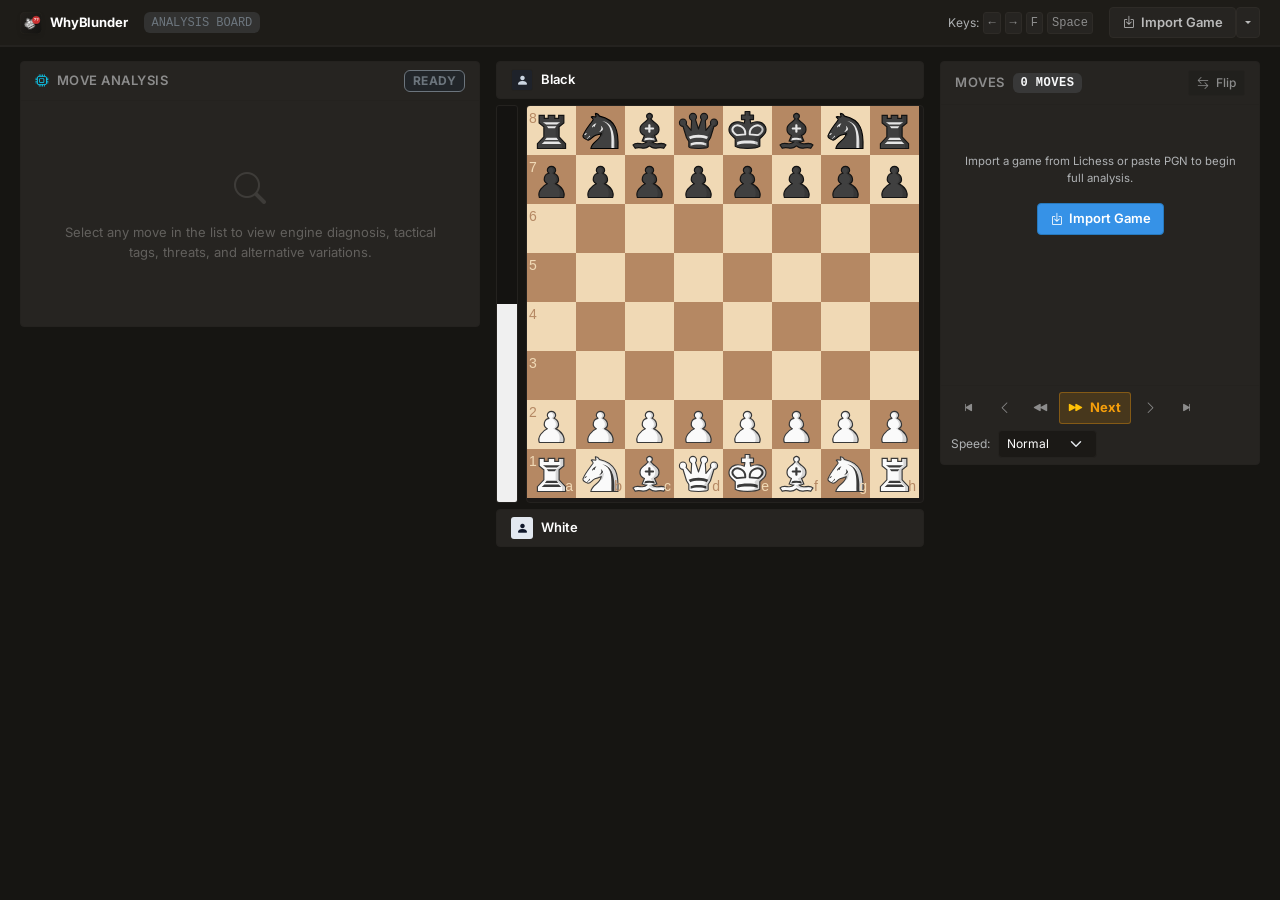
<file: index.html>
<!DOCTYPE html>
<html lang="en" data-bs-theme="dark">
<head>
    <meta charset="UTF-8">
    <meta name="viewport" content="width=device-width, initial-scale=1.0, maximum-scale=1.0, user-scalable=no">
    <title>WhyBlunder - Chess Analysis</title>
    <link rel="icon" type="image/svg+xml" href="favicon.svg">
    <link rel="apple-touch-icon" href="img/app-icon.svg">
    
    <!-- Clean Unified Fonts: Inter & JetBrains Mono -->
    <link rel="preconnect" href="https://fonts.googleapis.com">
    <link rel="preconnect" href="https://fonts.gstatic.com" crossorigin>
    <link href="https://fonts.googleapis.com/css2?family=Inter:wght@400;500;600;700&family=JetBrains+Mono:wght@400;500;600;700&display=swap" rel="stylesheet">
    
    <!-- Bootstrap 5 CSS & Icons -->
    <link href="https://cdn.jsdelivr.net/npm/bootstrap@5.3.0-alpha1/dist/css/bootstrap.min.css" rel="stylesheet">
    <link rel="stylesheet" href="https://cdn.jsdelivr.net/npm/bootstrap-icons@1.11.3/font/bootstrap-icons.min.css">
    
    <!-- Chessboard.js CSS -->
    <link rel="stylesheet" href="css/chessboard-1.0.0.min.css">
    
    <style>
        :root {
            /* Lichess Dark Theme Design System - Flat & Harmonious */
            --lic-bg-canvas: #161512;
            --lic-bg-surface: #262421;
            --lic-bg-surface-header: #1e1c18;
            --lic-bg-surface-subtle: #21201d;
            --lic-bg-surface-hover: #312e2a;
            --lic-bg-input: #1b1916;
            
            /* Low-contrast borders */
            --lic-border-subtle: #24221f;
            --lic-border: #2e2b27;
            --lic-border-strong: #383530;
            
            --lic-text-primary: #bababa;
            --lic-text-bright: #ffffff;
            --lic-text-secondary: #8c8c8c;
            --lic-text-muted: #62605d;
            
            /* Lichess Accents */
            --lic-blue: #3692e7;
            --lic-blue-hover: #4ea1f0;
            --lic-blue-dim: rgba(54, 146, 231, 0.12);
            --lic-green: #629924;
            --lic-green-hover: #72b02a;
            --lic-green-dim: rgba(98, 153, 36, 0.12);
            --lic-red: #cc3333;
            --lic-red-hover: #e04444;
            --lic-red-dim: rgba(204, 51, 51, 0.12);
            --lic-orange: #d97706;
            --lic-yellow: #c9a000;
            --lic-cyan: #00b5ad;
            
            /* Unified 3-Tier Font Scale (strictly 2 UI sizes + 1 board badge size) */
            --lic-fs-base: 0.8125rem;
            --lic-fs-sm: 0.75rem;
            --lic-fs-badge: 1.25rem;
            
            /* Active Move Highlight */
            --lic-active-move: #2a4b6c;
            --lic-active-move-text: #ffffff;
            
            /* Move Quality Colors */
            --q-brilliant: #00b5ad;
            --q-great: #3692e7;
            --q-good: #629924;
            --q-book: #8b5cf6;
            --q-inaccuracy: #c9a000;
            --q-mistake: #d97706;
            --q-blunder: #cc3333;
        }

        * {
            box-sizing: border-box;
        }

        body {
            background-color: var(--lic-bg-canvas);
            color: var(--lic-text-primary);
            font-family: 'Inter', -apple-system, BlinkMacSystemFont, "Segoe UI", Roboto, sans-serif;
            margin: 0;
            padding: 0;
            min-height: 100vh;
            font-size: var(--lic-fs-base);
            line-height: 1.5;
            -webkit-font-smoothing: antialiased;
        }

        /* Lichess Top Header */
        .lic-header {
            background: var(--lic-bg-surface-header);
            border-bottom: 1px solid var(--lic-border-subtle);
            height: 46px;
            padding: 0 1.25rem;
            display: flex;
            align-items: center;
            justify-content: space-between;
            position: sticky;
            top: 0;
            z-index: 1020;
        }

        .lic-brand {
            display: inline-flex;
            align-items: center;
            gap: 8px;
            text-decoration: none;
            color: var(--lic-text-bright);
            font-weight: 700;
            font-size: var(--lic-fs-base);
            letter-spacing: -0.01em;
        }
        .lic-brand:hover {
            color: #fff;
        }
        .lic-brand-icon {
            color: var(--lic-red);
            font-size: var(--lic-fs-base);
        }

        /* Lichess Flat Buttons */
        .lic-btn {
            background: var(--lic-bg-surface);
            color: var(--lic-text-primary);
            border: 1px solid var(--lic-border);
            border-radius: 4px;
            font-size: var(--lic-fs-base);
            font-weight: 600;
            font-family: 'Inter', sans-serif;
            padding: 5px 12px;
            display: inline-flex;
            align-items: center;
            gap: 6px;
            cursor: pointer;
            box-shadow: none;
            transition: background 0.12s, color 0.12s, border-color 0.12s;
            text-decoration: none;
        }
        .lic-btn:hover {
            background: var(--lic-bg-surface-hover);
            color: var(--lic-text-bright);
            border-color: var(--lic-border-strong);
        }
        .lic-btn:active {
            background: #1e1c18;
        }
        .lic-btn-primary {
            background: var(--lic-blue);
            color: #fff;
            border-color: #2779bd;
        }
        .lic-btn-primary:hover {
            background: var(--lic-blue-hover);
            color: #fff;
            border-color: var(--lic-blue-hover);
        }
        .lic-btn-success {
            background: var(--lic-green);
            color: #fff;
            border-color: #51821c;
        }
        .lic-btn-success:hover {
            background: var(--lic-green-hover);
            color: #fff;
        }
        .lic-btn-danger {
            background: var(--lic-red);
            color: #fff;
            border-color: #a82323;
        }
        .lic-btn-danger:hover {
            background: var(--lic-red-hover);
            color: #fff;
        }
        .lic-btn-warning {
            background: #d97706;
            color: #fff;
            border-color: #b45309;
        }
        .lic-btn-warning:hover {
            background: #b45309;
            color: #fff;
            border-color: #92400e;
        }
        .lic-btn-secondary {
            background: var(--lic-bg-surface-subtle);
            color: var(--lic-text-primary);
            border-color: var(--lic-border-subtle);
        }
        .lic-btn-secondary:hover {
            background: var(--lic-bg-surface-hover);
            color: #fff;
        }

        .lic-chip-btn {
            background: var(--lic-bg-surface-subtle);
            color: var(--lic-text-secondary);
            border: 1px solid var(--lic-border-subtle);
            border-radius: 3px;
            font-size: var(--lic-fs-sm);
            font-weight: 500;
            font-family: 'Inter', sans-serif;
            padding: 3px 8px;
            cursor: pointer;
            box-shadow: none;
            transition: all 0.12s;
        }
        .lic-chip-btn:hover {
            background: var(--lic-bg-surface-hover);
            color: var(--lic-text-bright);
            border-color: var(--lic-border);
        }

        /* Lichess PGN Dropdown Menu */
        .pgn-dropdown-menu {
            background: var(--lic-bg-surface);
            border: 1px solid var(--lic-border);
            border-radius: 4px;
            box-shadow: 0 6px 20px rgba(0, 0, 0, 0.45);
            min-width: 230px;
            padding: 6px 0;
            z-index: 1050;
        }
        .pgn-dropdown-menu .dropdown-item {
            color: var(--lic-text-primary);
            font-size: var(--lic-fs-base);
            padding: 7px 14px;
            background: transparent;
            border: none;
            width: 100%;
            text-align: left;
            transition: all 0.12s;
        }
        .pgn-dropdown-menu .dropdown-item:hover {
            background: var(--lic-blue-dim);
            color: var(--lic-text-bright);
        }
        .pgn-dropdown-menu .dropdown-divider {
            border-color: var(--lic-border-subtle);
            margin: 4px 0;
        }

        /* Collapsible PGN Drawer */
        .pgn-drawer {
            background: var(--lic-bg-surface-header);
            border-bottom: 1px solid var(--lic-border-subtle);
            max-height: 0;
            overflow: hidden;
            transition: max-height 0.25s cubic-bezier(0.16, 1, 0.3, 1);
        }
        .pgn-drawer.open {
            max-height: 480px;
        }
        /* Import Source Tabs */
        .import-tabs-group {
            background: var(--lic-bg-surface);
            border: 1px solid var(--lic-border);
            border-radius: 4px;
            padding: 2px;
            display: inline-flex;
            gap: 2px;
        }
        .lic-tab-btn {
            background: transparent;
            color: var(--lic-text-secondary);
            border: none;
            border-radius: 3px;
            font-size: var(--lic-fs-base);
            font-weight: 600;
            padding: 4px 12px;
            cursor: pointer;
            transition: all 0.12s ease;
            display: inline-flex;
            align-items: center;
        }
        .lic-tab-btn:hover {
            color: var(--lic-text-bright);
            background: var(--lic-bg-surface-hover);
        }
        .lic-tab-btn.active {
            color: #ffffff;
            background: var(--lic-blue);
        }
        .pgn-drawer-inner {
            max-width: 1680px;
            margin: 0 auto;
            padding: 14px 1.25rem;
            display: flex;
            flex-direction: column;
            gap: 10px;
        }

        .pgn-textarea {
            width: 100%;
            height: 150px;
            min-height: 120px;
            max-height: 340px;
            background-color: var(--lic-bg-input) !important;
            color: #f1f1f1 !important;
            border: 1px solid var(--lic-border);
            border-radius: 4px;
            padding: 10px 12px;
            font-family: monospace;
            font-size: var(--lic-fs-base);
            line-height: 1.5;
            resize: vertical;
            transition: border-color 0.15s;
        }
        .pgn-textarea::placeholder {
            color: #9c9a96 !important;
            opacity: 0.85;
        }
        .pgn-textarea:focus {
            background-color: var(--lic-bg-input) !important;
            color: #ffffff !important;
            border-color: var(--lic-blue);
            box-shadow: 0 0 0 2px var(--lic-blue-dim);
            outline: none;
        }

        /* Inline Progress Strip */
        .progress-strip {
            background: var(--lic-bg-surface-header);
            border-bottom: 1px solid var(--lic-border-subtle);
            padding: 8px 1.25rem;
            display: none;
        }
        .progress-strip.show {
            display: block;
        }
        .progress-strip-inner {
            max-width: 1680px;
            margin: 0 auto;
        }

        /* 3-COLUMN MAIN LAYOUT */
        .studio-container {
            max-width: 1720px;
            width: 100%;
            margin: 0 auto;
            padding: 14px 1.25rem 2rem 1.25rem;
        }

        .studio-grid {
            display: grid;
            grid-template-columns: minmax(380px, 460px) 1fr 320px;
            gap: 16px;
            align-items: start;
        }

        /* Panels / Cards - Flat, Same Background Color throughout */
        .lic-panel {
            background: var(--lic-bg-surface);
            border: 1px solid var(--lic-border-subtle);
            border-radius: 4px;
            box-shadow: none;
            display: flex;
            flex-direction: column;
            overflow: hidden;
        }

        /* Flat Column Headers (Same color as panel surface) */
        .lic-panel-header {
            background: var(--lic-bg-surface);
            border-bottom: 1px solid var(--lic-border-subtle);
            padding: 8px 14px;
            display: flex;
            align-items: center;
            justify-content: space-between;
            font-size: var(--lic-fs-base);
            font-weight: 600;
            text-transform: uppercase;
            letter-spacing: 0.04em;
            color: var(--lic-text-secondary);
        }

        .lic-panel-body {
            padding: 14px;
            overflow-y: auto;
        }

        /* COLUMN 1: MOVE ANALYSIS (LEFT) */
        .col-analysis {
            position: sticky;
            top: 56px;
            max-height: calc(100vh - 72px);
            display: flex;
            flex-direction: column;
            width: 100%;
        }
        .col-analysis .lic-panel-body {
            max-height: calc(100vh - 120px);
            padding: 14px 16px;
        }
        .col-analysis .lic-panel-body::-webkit-scrollbar {
            width: 5px;
        }
        .col-analysis .lic-panel-body::-webkit-scrollbar-thumb {
            background: var(--lic-border);
            border-radius: 2px;
        }

        /* Move Diagnosis Card Elements */
        .diagnosis-empty {
            display: flex;
            flex-direction: column;
            align-items: center;
            justify-content: center;
            text-align: center;
            gap: 10px;
            color: var(--lic-text-muted);
            font-size: var(--lic-fs-base);
            padding: 50px 14px;
        }
        .diagnosis-empty i {
            font-size: 2rem;
            opacity: 0.4;
        }

        .diagnosis-header {
            display: flex;
            align-items: center;
            justify-content: space-between;
            margin-bottom: 12px;
            flex-wrap: wrap;
            gap: 8px;
            padding-bottom: 10px;
            border-bottom: 1px solid var(--lic-border-subtle);
        }

        .move-title-wrap {
            display: flex;
            align-items: center;
            gap: 8px;
        }

        .player-badge {
            font-size: var(--lic-fs-sm);
            font-weight: 600;
            padding: 2px 7px;
            border-radius: 3px;
            text-transform: uppercase;
            letter-spacing: 0.03em;
        }
        .player-badge.white {
            background: #f0f0f0;
            color: #161512;
        }
        .player-badge.black {
            background: #141311;
            color: #bababa;
            border: 1px solid var(--lic-border-subtle);
        }

        .move-san {
            font-family: monospace;
            font-size: var(--lic-fs-base);
            font-weight: 700;
            color: var(--lic-text-bright);
        }

        .badge-q {
            font-size: var(--lic-fs-sm);
            font-weight: 600;
            padding: 2px 8px;
            border-radius: 3px;
            text-transform: uppercase;
            letter-spacing: 0.03em;
        }
        .badge-q.blunder { background: var(--lic-red-dim); color: #ff7575; border: 1px solid rgba(204, 51, 51, 0.4); }
        .badge-q.miss, .badge-q.missed-win { background: rgba(239, 68, 68, 0.2); color: #f87171; border: 1px solid rgba(239, 68, 68, 0.5); }
        .badge-q.mistake { background: rgba(217, 119, 6, 0.16); color: #fba444; border: 1px solid rgba(217, 119, 6, 0.4); }
        .badge-q.inaccuracy { background: rgba(201, 160, 0, 0.16); color: #ffd644; border: 1px solid rgba(201, 160, 0, 0.4); }
        .badge-q.good-move { background: var(--lic-green-dim); color: #86efac; border: 1px solid rgba(98, 153, 36, 0.4); }
        .badge-q.great { background: var(--lic-blue-dim); color: #93c5fd; border: 1px solid rgba(54, 146, 231, 0.4); }
        .badge-q.brilliant { background: rgba(0, 181, 173, 0.16); color: #5eead4; border: 1px solid rgba(0, 181, 173, 0.4); }
        .badge-q.book { background: rgba(139, 92, 246, 0.16); color: #c4b5fd; border: 1px solid rgba(139, 92, 246, 0.4); }

        .eval-tag {
            font-family: monospace;
            font-size: var(--lic-fs-sm);
            font-weight: 600;
            padding: 2px 8px;
            border-radius: 3px;
            background: var(--lic-bg-surface-subtle);
            border: 1px solid var(--lic-border-subtle);
            color: var(--lic-text-primary);
        }

        .eval-best-tag {
            font-family: monospace;
            font-size: var(--lic-fs-sm);
            padding: 2px 7px;
            border-radius: 3px;
            background: var(--lic-green-dim);
            border: 1px solid rgba(98, 153, 36, 0.35);
            color: #86efac;
        }

        .metric-chip {
            font-size: var(--lic-fs-sm);
            font-family: monospace;
            padding: 2px 7px;
            border-radius: 3px;
            background: var(--lic-bg-surface-subtle);
            border: 1px solid var(--lic-border-subtle);
            color: #93c5fd;
        }
        .metric-chip.chip-loss {
            background: var(--lic-red-dim);
            border-color: rgba(204, 51, 51, 0.3);
            color: #fca5a5;
        }

        /* Tags Cluster */
        .tags-cluster {
            display: flex;
            flex-wrap: wrap;
            gap: 6px;
            margin-bottom: 12px;
        }
        .diag-tag {
            font-size: var(--lic-fs-sm);
            background: var(--lic-bg-surface-subtle);
            color: var(--lic-text-secondary);
            border: 1px solid var(--lic-border-subtle);
            border-radius: 3px;
            padding: 2px 8px;
            display: inline-flex;
            align-items: center;
        }
        .diag-tag.tag-miss {
            background: rgba(239, 68, 68, 0.14);
            color: #fca5a5;
            border-color: rgba(239, 68, 68, 0.35);
            font-weight: 600;
        }
        .diag-tag.tag-control {
            background: rgba(59, 130, 246, 0.12);
            color: #93c5fd;
            border-color: rgba(59, 130, 246, 0.3);
        }

        /* Better Move Callout */
        .better-move-strip {
            background: var(--lic-green-dim);
            border: 1px solid rgba(98, 153, 36, 0.3);
            border-radius: 4px;
            padding: 9px 12px;
            margin-bottom: 12px;
            display: flex;
            align-items: center;
            flex-wrap: wrap;
            gap: 6px 8px;
            line-height: 1.4;
        }
        .badge-better {
            background: var(--lic-green);
            color: #fff;
            padding: 2px 8px;
            border-radius: 3px;
            font-size: var(--lic-fs-base);
            font-weight: 700;
            white-space: nowrap;
            flex-shrink: 0;
            display: inline-flex;
            align-items: center;
        }

        /* Threats Alert Box */
        .threat-alert-box {
            background: var(--lic-red-dim);
            border: 1px solid rgba(204, 51, 51, 0.3);
            border-radius: 4px;
            padding: 9px 12px;
            margin-bottom: 12px;
            line-height: 1.4;
        }
        .threat-alert-box.opponent-threat {
            display: flex;
            align-items: center;
            flex-wrap: wrap;
            gap: 8px;
        }
        .threat-item {
            font-size: var(--lic-fs-sm);
            background: rgba(204, 51, 51, 0.2);
            color: #fca5a5;
            border: 1px solid rgba(204, 51, 51, 0.3);
            padding: 2px 8px;
            border-radius: 3px;
            display: inline-flex;
            align-items: center;
            word-break: break-word;
            max-width: 100%;
        }
        .threat-refutation-badge {
            background: var(--lic-red);
            color: #fff;
            padding: 2px 8px;
            border-radius: 3px;
            font-size: var(--lic-fs-base);
            font-weight: 700;
            white-space: nowrap;
            flex-shrink: 0;
            display: inline-flex;
            align-items: center;
        }

        /* Diagnosis Text */
        .diagnosis-text {
            font-size: var(--lic-fs-base);
            line-height: 1.6;
            color: var(--lic-text-primary);
            margin-bottom: 12px;
            padding: 11px 14px;
            background: var(--lic-bg-surface-subtle);
            border-radius: 5px;
            border: 1px solid var(--lic-border-subtle);
        }
        .diag-missed-banner {
            display: flex;
            align-items: flex-start;
            gap: 8px;
            padding: 6px 10px;
            background: rgba(239, 68, 68, 0.12);
            border: 1px solid rgba(239, 68, 68, 0.3);
            border-radius: 4px;
            font-size: var(--lic-fs-sm);
            color: #fca5a5;
            font-weight: 500;
            line-height: 1.45;
        }
        .diag-missed-badge {
            background: #ef4444;
            color: #fff;
            padding: 2px 7px;
            border-radius: 3px;
            font-weight: 700;
            font-size: 11px;
            letter-spacing: 0.5px;
            text-transform: uppercase;
            flex-shrink: 0;
            white-space: nowrap;
            margin-top: 1px;
            line-height: 1.25;
            display: inline-flex;
            align-items: center;
        }
        .diag-missed-badge.badge-missed-win {
            background: #dc2626;
        }
        .diag-missed-text {
            flex: 1 1 auto;
            min-width: 0;
            word-break: break-word;
            line-height: 1.45;
            color: #fecaca;
        }
        .diag-highlight-move {
            font-family: monospace;
            font-weight: 700;
            color: #fff;
            background: rgba(255, 255, 255, 0.1);
            padding: 1px 5px;
            border-radius: 3px;
        }
        .diag-body {
            line-height: 1.55;
            word-break: break-word;
        }

        /* Variation Boxes */
        .variation-box {
            background: var(--lic-bg-surface-subtle);
            border: 1px solid var(--lic-border-subtle);
            border-radius: 4px;
            padding: 10px 12px;
            margin-bottom: 12px;
        }
        .variation-box.box-refutation {
            background: rgba(204, 51, 51, 0.05);
            border-color: rgba(204, 51, 51, 0.22);
        }
        .variation-box.box-better {
            background: rgba(98, 153, 36, 0.05);
            border-color: rgba(98, 153, 36, 0.22);
        }

        .principal-variation {
            font-family: var(--lic-font-mono);
            font-size: var(--lic-fs-base);
            line-height: 1.6;
            color: #e5e5e5;
            padding: 6px 8px;
            border-radius: 4px;
            background: var(--lic-bg-input);
            word-break: break-word;
            display: flex;
            flex-wrap: wrap;
            align-items: center;
            gap: 2px;
        }
        .var-move-num {
            color: var(--lic-text-muted);
            font-size: var(--lic-fs-sm);
            margin-left: 3px;
            margin-right: 1px;
            user-select: none;
        }
        .var-move-btn {
            display: inline-flex;
            align-items: center;
            background: transparent;
            border: 1px solid transparent;
            border-radius: 3px;
            color: var(--lic-text-bright);
            font-family: inherit;
            font-size: var(--lic-fs-base);
            font-weight: 500;
            padding: 1px 5px;
            cursor: pointer;
            transition: all 0.12s ease;
            line-height: 1.3;
            user-select: none;
        }
        .var-move-btn:hover {
            background: var(--lic-bg-surface-hover);
            color: #ffffff;
            border-color: var(--lic-border);
        }
        .var-move-btn.active {
            font-weight: 700;
        }
        .var-move-btn.var-btn-refutation.active {
            background: rgba(204, 51, 51, 0.28);
            color: #fca5a5;
            border-color: rgba(204, 51, 51, 0.65);
            box-shadow: 0 0 6px rgba(204, 51, 51, 0.25);
        }
        .var-move-btn.var-btn-better.active {
            background: rgba(98, 153, 36, 0.28);
            color: #86efac;
            border-color: rgba(98, 153, 36, 0.65);
            box-shadow: 0 0 6px rgba(98, 153, 36, 0.25);
        }

        /* COLUMN 2: CHESS BOARD (CENTER) */
        .col-board {
            display: flex;
            flex-direction: column;
            gap: 8px;
            width: 100%;
            align-items: stretch;
        }

        .board-container-card {
            width: 100%;
            max-width: 100%;
            display: flex;
            flex-direction: column;
            gap: 6px;
        }

        /* Player Strip (Flat Lichess Style) */
        .lic-player-bar {
            display: flex;
            align-items: center;
            justify-content: space-between;
            background: var(--lic-bg-surface);
            border: 1px solid var(--lic-border-subtle);
            border-radius: 4px;
            padding: 7px 14px;
            font-size: var(--lic-fs-base);
            color: var(--lic-text-primary);
        }
        .player-info-main {
            display: flex;
            align-items: center;
            gap: 8px;
            font-weight: 600;
        }
        .player-avatar {
            width: 22px;
            height: 22px;
            border-radius: 3px;
            display: inline-flex;
            align-items: center;
            justify-content: center;
            font-size: var(--lic-fs-sm);
        }
        .player-avatar.white-avatar {
            background: #e2e8f0;
            color: #0f172a;
        }
        .player-avatar.black-avatar {
            background: #1e222a;
            color: #cbd5e1;
            border: 1px solid var(--lic-border-subtle);
        }
        .player-name-text {
            color: var(--lic-text-bright);
        }
        .player-turn-dot {
            width: 8px;
            height: 8px;
            border-radius: 50%;
            background: transparent;
            display: inline-block;
        }
        .player-turn-dot.active {
            background: var(--lic-green);
            box-shadow: 0 0 6px var(--lic-green);
        }

        /* Material Advantage & Captured Pieces Display */
        .player-material-display {
            display: inline-flex;
            align-items: center;
            gap: 2px;
            margin-left: 6px;
            font-size: var(--lic-fs-sm);
            line-height: 1;
            vertical-align: middle;
            user-select: none;
        }
        .material-pieces-group {
            display: inline-flex;
            align-items: center;
            gap: 2px;
        }
        .material-piece-cluster {
            display: inline-flex;
            align-items: center;
        }
        .material-piece-icon {
            width: 16px;
            height: 16px;
            display: inline-block;
            vertical-align: middle;
            pointer-events: none;
        }
        .material-piece-cluster .material-piece-icon + .material-piece-icon {
            margin-left: -6px;
        }
        .material-score-badge {
            font-size: var(--lic-fs-sm);
            font-weight: 700;
            color: var(--lic-text-secondary);
            margin-left: 3px;
            letter-spacing: -0.01em;
            font-family: 'Inter', sans-serif;
            line-height: 1;
        }

        /* Board Row with Vertical Eval Bar */
        .board-with-eval {
            display: flex;
            align-items: stretch;
            gap: 8px;
            width: 100%;
        }

        /* Lichess Vertical Evaluation Gauge */
        .eval-gauge {
            width: 22px;
            min-width: 22px;
            background: #141311;
            border: 1px solid var(--lic-border-subtle);
            border-radius: 3px;
            overflow: hidden;
            display: flex;
            flex-direction: column;
            justify-content: flex-end;
            position: relative;
            box-shadow: none;
            user-select: none;
        }
        .eval-gauge-white {
            width: 100%;
            height: 50%;
            background: #f0f0f0;
            transition: height 0.3s cubic-bezier(0.2, 0.8, 0.2, 1);
        }
        .eval-gauge-text {
            position: absolute;
            width: 100%;
            text-align: center;
            font-family: monospace;
            font-size: var(--lic-fs-sm);
            font-weight: 700;
            color: #888;
            pointer-events: none;
            z-index: 2;
        }
        .eval-gauge-text.top-text {
            top: 4px;
            color: #cbd5e1;
        }
        .eval-gauge-text.bottom-text {
            bottom: 4px;
            color: #1e293b;
        }

        .board-wrapper {
            position: relative;
            flex: 1;
            background: #1a1816;
            border: 1px solid var(--lic-border-subtle);
            border-radius: 4px;
            overflow: hidden;
            box-shadow: none;
        }

        .board-container {
            position: relative;
            width: 100%;
        }

        .board-container::after {
            content: '';
            position: absolute;
            top: 0;
            left: 0;
            width: 100%;
            height: 100%;
            background: rgba(255, 255, 255, 0.14);
            pointer-events: none;
            opacity: 0;
            transition: opacity 0.25s ease;
            z-index: 50;
        }

        .board-container.variation-mode::after {
            opacity: 1;
        }

        #board {
            width: 100%;
            aspect-ratio: 1 / 1;
        }

        .board-b72b1 {
            border: none !important;
        }

        #arrow-svg {
            position: absolute;
            top: 0;
            left: 0;
            width: 100%;
            height: 100%;
            pointer-events: none;
            z-index: 1000;
        }

        /* Lichess Crisp SVG Broad Polygon Arrows */
        .arrow-polygon {
            pointer-events: none;
            filter: drop-shadow(0 2px 4px rgba(0, 0, 0, 0.35));
            transition: opacity 0.15s ease;
        }
        .arrow-current {
            fill: rgba(45, 115, 195, 0.65);
        }
        .arrow-better {
            fill: rgba(88, 151, 46, 0.72);
        }
        .arrow-opponent-threat {
            fill: rgba(220, 50, 50, 0.75);
        }
        .arrow-threat {
            fill: rgba(235, 125, 20, 0.75);
        }

        /* Lichess Move Square Highlights */
        .square-highlight-from, .square-highlight-to {
            box-shadow: inset 0 0 0 9999px rgba(135, 169, 34, 0.45) !important;
        }
        .white-1e1d7.square-highlight-from, .white-1e1d7.square-highlight-to {
            box-shadow: inset 0 0 0 9999px rgba(205, 210, 106, 0.65) !important;
        }
        .black-3c85d.square-highlight-from, .black-3c85d.square-highlight-to {
            box-shadow: inset 0 0 0 9999px rgba(170, 162, 58, 0.65) !important;
        }

        /* Square Annotations (Lichess Large Floating Move Badges) */
        .square-annotation {
            position: absolute;
            width: 12.5%;
            height: 12.5%;
            z-index: 1010;
            pointer-events: none;
            box-sizing: border-box;
        }
        .square-annotation::before {
            content: attr(data-symbol);
            position: absolute;
            top: 2px;
            right: 2px;
            color: #ffffff;
            font-weight: 900;
            font-size: var(--lic-fs-badge);
            text-align: center;
            font-family: 'Inter', -apple-system, BlinkMacSystemFont, "Segoe UI", Roboto, sans-serif;
            border-radius: 50%;
            width: 2.25rem;
            height: 2.25rem;
            display: flex;
            justify-content: center;
            align-items: center;
            line-height: 1;
            box-shadow: 0 3px 8px rgba(0, 0, 0, 0.45);
            border: none;
            letter-spacing: -0.05em;
        }
        .annotation-blunder::before {
            background-color: #df4444;
            color: #ffffff;
        }
        .annotation-mistake::before {
            background-color: #e58226;
            color: #ffffff;
        }
        .annotation-inaccuracy::before {
            background-color: #e6b800;
            color: #1a1815;
            font-weight: 900;
        }
        .annotation-brilliant::before {
            background-color: #10b981;
            color: #ffffff;
        }
        .annotation-great::before,
        .annotation-best::before {
            background-color: #3b82f6;
            color: #ffffff;
        }

        /* Variation Status Bar (Under the Board) */
        .variation-under-board {
            background: var(--lic-bg-surface);
            border: 1px solid var(--lic-border-subtle);
            border-radius: 4px;
            padding: 6px 10px;
            display: flex;
            align-items: center;
            justify-content: space-between;
            gap: 8px;
            animation: fadeIn 0.2s ease-out;
            width: 100%;
        }

        @keyframes fadeIn {
            from { opacity: 0; transform: translateY(-4px); }
            to { opacity: 1; transform: translateY(0); }
        }

        .var-type-badge {
            font-size: var(--lic-fs-sm);
            font-weight: 600;
            padding: 2px 7px;
            border-radius: 3px;
            text-transform: uppercase;
            letter-spacing: 0.03em;
        }
        .var-type-badge.refutation {
            background: var(--lic-red-dim);
            color: #fca5a5;
            border: 1px solid rgba(204, 51, 51, 0.35);
        }
        .var-type-badge.better {
            background: var(--lic-green-dim);
            color: #86efac;
            border: 1px solid rgba(98, 153, 36, 0.35);
        }

        .var-status-text {
            font-size: var(--lic-fs-base);
            color: var(--lic-text-bright);
        }

        .var-nav-btn-group {
            display: inline-flex;
            align-items: center;
            gap: 2px;
            background: var(--lic-bg-input);
            padding: 2px;
            border-radius: 4px;
            border: 1px solid var(--lic-border-subtle);
        }
        .var-nav-btn-group .btn-lic-tool {
            height: 28px;
            width: 28px;
            padding: 0;
            display: inline-flex;
            align-items: center;
            justify-content: center;
            border-radius: 3px;
            font-size: 13px;
            background: transparent;
            border: none;
            color: var(--lic-text-primary);
            cursor: pointer;
            transition: all 0.12s ease;
        }
        .var-nav-btn-group .btn-lic-tool:hover {
            background: var(--lic-bg-surface-hover);
            color: #ffffff;
        }
        .var-nav-btn-group .btn-lic-tool:disabled {
            opacity: 0.35;
            cursor: not-allowed;
            pointer-events: none;
        }
        .var-nav-btn-group .btn-lic-tool.btn-lic-play {
            color: var(--lic-accent-blue);
        }
        .var-nav-btn-group .btn-lic-tool.btn-lic-play:hover {
            color: #ffffff;
            background: rgba(56, 189, 248, 0.2);
        }

        /* Variation Outcome Explanation Card */
        .variation-outcome-card {
            display: flex;
            flex-direction: column;
            gap: 12px;
            animation: fadeIn 0.2s ease-out;
        }
        .outcome-banner-box {
            background: var(--lic-bg-surface-header);
            border: 1px solid var(--lic-border);
            border-radius: 4px;
            padding: 10px 12px;
            display: flex;
            flex-direction: column;
            gap: 6px;
        }
        .outcome-banner-box.refutation {
            border-left: 3px solid var(--lic-red);
        }
        .outcome-banner-box.better {
            border-left: 3px solid var(--lic-green);
        }
        .outcome-title {
            font-size: var(--lic-fs-base);
            font-weight: 700;
            color: var(--lic-text-bright);
            display: flex;
            align-items: center;
            gap: 6px;
        }
        .outcome-subtitle {
            font-size: var(--lic-fs-sm);
            color: var(--lic-text-secondary);
            line-height: 1.4;
        }
        .outcome-diff-grid {
            display: grid;
            grid-template-columns: 1fr 1fr;
            gap: 8px;
            margin-top: 2px;
        }
        .outcome-diff-cell {
            background: var(--lic-bg-canvas);
            border: 1px solid var(--lic-border-subtle);
            border-radius: 4px;
            padding: 8px 10px;
            display: flex;
            flex-direction: column;
            gap: 3px;
        }
        .outcome-diff-label {
            font-size: var(--lic-fs-sm);
            color: var(--lic-text-secondary);
            text-transform: uppercase;
            letter-spacing: 0.04em;
        }
        .outcome-diff-val {
            font-size: var(--lic-fs-base);
            font-weight: 600;
            display: flex;
            align-items: center;
            justify-content: space-between;
        }
        .outcome-takeaways-list {
            list-style: none;
            padding: 0;
            margin: 0;
            display: flex;
            flex-direction: column;
            gap: 6px;
        }
        .outcome-takeaway-item {
            font-size: var(--lic-fs-base);
            color: var(--lic-text-primary);
            line-height: 1.45;
            display: flex;
            align-items: flex-start;
            gap: 8px;
            background: var(--lic-bg-surface-header);
            padding: 8px 10px;
            border-radius: 4px;
            border: 1px solid var(--lic-border-subtle);
        }
        .outcome-takeaway-item i {
            color: var(--lic-blue);
            margin-top: 2px;
            flex-shrink: 0;
        }

        /* COLUMN 3: MOVE LIST (RIGHT) */
        .col-moves {
            position: sticky;
            top: 56px;
            max-height: calc(100vh - 72px);
            display: flex;
            flex-direction: column;
            width: 100%;
        }

        .analysis-container {
            max-height: calc(100vh - 175px);
            min-height: 280px;
            overflow-y: auto;
            -webkit-overflow-scrolling: touch;
            padding: 0;
            background: var(--lic-bg-surface);
        }

        .analysis-container::-webkit-scrollbar {
            width: 5px;
        }
        .analysis-container::-webkit-scrollbar-thumb {
            background: var(--lic-border);
            border-radius: 2px;
        }

        /* Lichess Move List Table & Rows */
        .move-list-table {
            display: flex;
            flex-direction: column;
            width: 100%;
        }

        .move-pair {
            display: grid;
            grid-template-columns: 32px 1fr 1fr;
            align-items: center;
            font-family: monospace;
            font-size: var(--lic-fs-base);
            font-weight: normal;
            border-bottom: 1px solid rgba(255, 255, 255, 0.02);
            padding: 1px 4px;
            min-height: 28px;
        }
        .move-pair:nth-child(even) {
            background: rgba(255, 255, 255, 0.015);
        }

        .move-number {
            color: var(--lic-text-muted);
            font-size: var(--lic-fs-sm);
            padding-left: 2px;
            user-select: none;
            font-weight: normal;
            font-family: monospace;
        }

        .move-cell {
            padding: 3px 6px;
            border-radius: 3px;
            cursor: pointer;
            display: flex;
            align-items: center;
            justify-content: space-between;
            color: var(--lic-text-primary);
            transition: background 0.1s ease, color 0.1s ease;
            user-select: none;
            font-size: var(--lic-fs-base);
            font-family: monospace;
            font-weight: normal;
            min-width: 0;
            gap: 4px;
        }
        .move-cell:hover {
            background: var(--lic-bg-surface-hover);
            color: var(--lic-text-bright);
        }

        .move-san-wrap {
            display: flex;
            align-items: center;
            gap: 2px;
            font-weight: normal;
            overflow: hidden;
            text-overflow: ellipsis;
            white-space: nowrap;
        }
        .move-san-figurine {
            font-size: 1em;
            opacity: 0.9;
        }

        .move-eval {
            font-size: var(--lic-fs-sm);
            color: var(--lic-text-muted);
            font-weight: normal;
            opacity: 0.75;
            flex-shrink: 0;
            letter-spacing: -0.02em;
            font-family: monospace;
        }

        /* Quality Suffixes & Colors */
        .quality-blunder .move-san-wrap {
            color: #ff5c5c;
        }
        .quality-miss .move-san-wrap,
        .quality-missed-win .move-san-wrap {
            color: #f87171;
        }
        .quality-mistake .move-san-wrap {
            color: #f59f00;
        }
        .quality-inaccuracy .move-san-wrap {
            color: #38bdf8;
        }
        .quality-brilliant .move-san-wrap {
            color: #10b981;
        }
        .quality-book .move-san-wrap {
            color: #a78bfa;
        }

        /* Active Move State */
        .move-cell.active {
            background: var(--lic-active-move) !important;
            color: #ffffff !important;
        }
        .move-cell.active .move-san-wrap {
            color: #ffffff !important;
        }
        .move-cell.active .move-eval {
            color: rgba(255, 255, 255, 0.7) !important;
        }

        .move-cell.quality-blunder.active {
            background: #d63939 !important;
        }
        .move-cell.quality-miss.active,
        .move-cell.quality-missed-win.active {
            background: #dc2626 !important;
        }
        .move-cell.quality-mistake.active {
            background: #d97706 !important;
        }
        .move-cell.quality-inaccuracy.active {
            background: #2563eb !important;
        }

        /* Lichess Inline Analysis Card (Under Inaccuracy/Mistake/Blunder) */
        .inline-analysis-card {
            background: rgba(0, 0, 0, 0.22);
            border: none;
            margin: 1px 4px 4px 32px;
            padding: 6px 8px;
            border-radius: 4px;
            font-size: var(--lic-fs-base);
            font-weight: normal;
            line-height: 1.4;
            display: flex;
            flex-direction: column;
            gap: 4px;
            animation: fadeIn 0.15s ease-out;
        }

        .inline-diag-header {
            font-weight: normal;
            font-size: var(--lic-fs-base);
            display: flex;
            align-items: center;
            gap: 4px;
        }
        .inline-diag-title {
            font-weight: normal;
        }
        .inline-diag-best {
            font-weight: normal;
        }
        .inline-blunder .inline-diag-title {
            color: #ff5c5c;
        }
        .inline-miss .inline-diag-title,
        .inline-missed-win .inline-diag-title {
            color: #f87171;
        }
        .inline-mistake .inline-diag-title {
            color: #f59f00;
        }
        .inline-inaccuracy .inline-diag-title {
            color: #38bdf8;
        }

        .inline-pv-line {
            font-family: monospace;
            font-weight: normal;
            color: #9c9993;
            font-size: var(--lic-fs-sm);
            cursor: pointer;
            padding: 2px 4px;
            border-radius: 3px;
            transition: background 0.1s, color 0.1s;
        }
        .inline-pv-line:hover {
            background: rgba(255, 255, 255, 0.05);
            color: #e0deda;
        }

        /* Bottom Variation Comparison Pill Bar */
        .variation-preview-bar {
            display: grid;
            grid-template-columns: 1fr 1fr;
            background: var(--lic-bg-canvas);
            border-top: 1px solid var(--lic-border-subtle);
            padding: 4px 8px;
            gap: 6px;
        }
        .var-pill {
            display: flex;
            align-items: center;
            justify-content: space-between;
            padding: 5px 8px;
            border-radius: 4px;
            border: 1px solid transparent;
            font-family: monospace;
            font-size: var(--lic-fs-base);
            font-weight: normal;
            cursor: pointer;
            transition: all 0.15s ease;
            text-align: left;
            background: var(--lic-bg-surface);
            color: var(--lic-text-primary);
        }
        .var-pill:hover {
            background: var(--lic-bg-surface-hover);
            color: var(--lic-text-bright);
        }
        .var-pill-played {
            border-color: var(--lic-border-subtle);
        }
        .var-pill-better {
            background: rgba(32, 107, 180, 0.25);
            color: #60a5fa;
            border-color: rgba(32, 107, 180, 0.4);
        }
        .var-pill-better:hover {
            background: rgba(32, 107, 180, 0.45);
            color: #ffffff;
        }
        .var-pill .var-eval {
            font-size: var(--lic-fs-sm);
            opacity: 0.8;
            font-weight: normal;
        }

        /* Flat Move Navigation Controller (Bottom Toolbar) */
        .lic-nav-toolbar {
            display: flex;
            align-items: center;
            justify-content: space-between;
            background: var(--lic-bg-surface);
            border-top: 1px solid var(--lic-border-subtle);
            padding: 6px 10px;
            gap: 6px;
            flex-wrap: wrap;
        }

        .nav-btn-group {
            display: flex;
            align-items: center;
            gap: 2px;
        }

        .btn-lic-tool {
            background: transparent;
            color: var(--lic-text-secondary);
            border: none;
            border-radius: 3px;
            min-height: 32px;
            min-width: 34px;
            padding: 4px 6px;
            display: inline-flex;
            align-items: center;
            justify-content: center;
            font-size: var(--lic-fs-base);
            cursor: pointer;
            transition: all 0.12s;
        }
        .btn-lic-tool:hover {
            background: var(--lic-bg-surface-hover);
            color: var(--lic-text-bright);
        }
        .btn-lic-tool:active {
            background: var(--lic-bg-input);
        }

        .select-dark {
            background-color: var(--lic-bg-input) !important;
            color: var(--lic-text-bright) !important;
            border-color: var(--lic-border-subtle);
            font-family: inherit;
            font-size: var(--lic-fs-sm);
        }
        .select-dark option {
            background-color: #262421 !important;
            color: #f1f1f1 !important;
        }
        .select-dark:focus {
            background-color: var(--lic-bg-input) !important;
            color: #ffffff !important;
            border-color: var(--lic-blue);
            outline: none;
        }

        /* Key Moment Navigation Controls */
        .btn-lic-key-next {
            background: rgba(245, 158, 11, 0.16) !important;
            color: #f59e0b !important;
            border: 1px solid rgba(245, 158, 11, 0.35) !important;
            padding: 3px 9px !important;
            font-weight: 600 !important;
            display: inline-flex;
            align-items: center;
            gap: 4px;
            transition: all 0.15s ease;
        }
        .btn-lic-key-next:hover {
            background: rgba(245, 158, 11, 0.28) !important;
            color: #fbbf24 !important;
            border-color: rgba(245, 158, 11, 0.6) !important;
        }
        .btn-lic-key-next:active {
            background: rgba(245, 158, 11, 0.42) !important;
        }
        .btn-lic-key-next.is-playing {
            background: rgba(239, 68, 68, 0.22) !important;
            color: #f87171 !important;
            border-color: rgba(239, 68, 68, 0.5) !important;
            animation: pulseKeyPlay 0.9s infinite alternate;
        }
        @keyframes pulseKeyPlay {
            from { box-shadow: 0 0 2px rgba(245, 158, 11, 0.3); }
            to { box-shadow: 0 0 8px rgba(245, 158, 11, 0.7); }
        }
        .key-moment-counter-badge {
            font-size: 10px;
            padding: 1px 5px;
            border-radius: 999px;
            font-family: monospace;
            background: #f59e0b;
            color: #1a1816;
            font-weight: 700;
            line-height: 1.2;
        }
        .move-cell.is-key-moment {
            position: relative;
        }
        .move-cell.is-key-moment::after {
            content: '';
            position: absolute;
            bottom: 3px;
            right: 4px;
            width: 4px;
            height: 4px;
            border-radius: 50%;
            background: #f59e0b;
            box-shadow: 0 0 3px rgba(245, 158, 11, 0.8);
            pointer-events: none;
        }
        .key-moment-bar {
            background: rgba(0, 0, 0, 0.25);
            border-radius: 6px;
            padding: 8px 12px;
            margin-top: 12px;
            border: 1px solid var(--lic-border-subtle);
        }

        /* RESPONSIVE LAYOUT & MOBILE COMPONENTS */
        .mobile-eval-bar {
            width: 100%;
            display: flex;
            align-items: center;
            position: relative;
            height: 14px;
            background: #181613;
            border: 1px solid var(--lic-border-subtle);
            border-radius: 3px;
            overflow: hidden;
            margin: 2px 0 3px 0;
        }
        .mobile-eval-track {
            width: 100%;
            height: 100%;
            background: #141311;
            position: relative;
        }
        .mobile-eval-fill-white {
            height: 100%;
            background: #f0f0f0;
            transition: width 0.3s cubic-bezier(0.2, 0.8, 0.2, 1);
        }
        .mobile-eval-pill {
            position: absolute;
            top: 50%;
            left: 50%;
            transform: translate(-50%, -50%);
            font-family: monospace;
            font-size: 0.68rem;
            font-weight: 700;
            padding: 0 6px;
            border-radius: 8px;
            z-index: 2;
            pointer-events: none;
            line-height: 14px;
            background: rgba(0, 0, 0, 0.75);
            color: #cbd5e1;
            border: 1px solid rgba(255, 255, 255, 0.15);
        }

        /* 1-Line Game Move List (Mobile Ticker) */
        .mobile-move-ticker {
            display: flex;
            align-items: center;
            width: 100%;
            background: var(--lic-bg-surface-header);
            border: 1px solid var(--lic-border-subtle);
            border-radius: 4px;
            padding: 2px 4px;
            margin-top: 3px;
            height: 38px;
            min-height: 38px;
            position: relative;
            overflow: hidden;
        }
        .ticker-nav-btn {
            background: var(--lic-bg-surface);
            border: 1px solid var(--lic-border-subtle);
            color: var(--lic-text-secondary);
            border-radius: 3px;
            width: 24px;
            height: 28px;
            padding: 0;
            display: inline-flex;
            align-items: center;
            justify-content: center;
            font-size: 0.8rem;
            cursor: pointer;
            flex-shrink: 0;
            transition: all 0.12s;
            z-index: 2;
        }
        .ticker-nav-btn:hover {
            background: var(--lic-bg-surface-hover);
            color: var(--lic-text-bright);
        }
        .ticker-scroll {
            display: flex;
            align-items: center;
            gap: 4px;
            overflow-x: auto;
            white-space: nowrap;
            scrollbar-width: none;
            -webkit-overflow-scrolling: touch;
            padding: 0 4px;
            width: 100%;
        }
        .ticker-scroll::-webkit-scrollbar {
            display: none;
        }
        .ticker-move-num {
            color: var(--lic-text-muted);
            font-size: 0.72rem;
            font-family: monospace;
            padding: 0 2px;
            user-select: none;
        }
        .ticker-chip {
            display: inline-flex;
            align-items: center;
            gap: 4px;
            background: var(--lic-bg-surface);
            border: 1px solid var(--lic-border-subtle);
            color: var(--lic-text-primary);
            border-radius: 4px;
            padding: 2px 7px;
            font-size: 0.78rem;
            font-family: monospace;
            font-weight: 500;
            cursor: pointer;
            transition: all 0.12s ease;
            flex-shrink: 0;
            min-height: 28px;
            line-height: 1;
        }
        .ticker-chip:hover {
            background: var(--lic-bg-surface-hover);
            color: #ffffff;
            border-color: var(--lic-border-strong);
        }
        .ticker-chip.active {
            background: #2a4b6c;
            color: #ffffff;
            border-color: #3b82f6;
            font-weight: 700;
            box-shadow: 0 0 6px rgba(59, 130, 246, 0.4);
        }
        .ticker-badge {
            font-size: 0.62rem;
            font-weight: 700;
            padding: 1px 3px;
            border-radius: 2px;
            line-height: 1;
        }
        .ticker-badge-blunder { background: #cc3333; color: #fff; }
        .ticker-badge-mistake { background: #d97706; color: #fff; }
        .ticker-badge-inaccuracy { background: #c9a000; color: #161512; }
        .ticker-badge-book { color: #a78bfa; }
        .ticker-badge-best { color: #60a5fa; }
        .ticker-badge-brilliant { color: #2dd4bf; }

        /* Large Bottom Navigation Toolbar */
        .mobile-nav-toolbar {
            display: flex;
            align-items: center;
            justify-content: space-between;
            background: var(--lic-bg-surface-header);
            border-top: 1px solid var(--lic-border-strong);
            padding: 6px 10px;
            padding-bottom: max(6px, env(safe-area-inset-bottom));
            gap: 6px;
            width: 100%;
            z-index: 1020;
        }
        .mobile-nav-tool-btn {
            background: var(--lic-bg-surface);
            border: 1px solid var(--lic-border);
            color: var(--lic-text-secondary);
            border-radius: 8px;
            height: 46px;
            min-width: 44px;
            padding: 4px 8px;
            display: inline-flex;
            flex-direction: column;
            align-items: center;
            justify-content: center;
            gap: 2px;
            cursor: pointer;
            font-size: 1.1rem;
            transition: all 0.12s ease;
        }
        .mobile-nav-tool-btn:hover, .mobile-nav-tool-btn:active {
            background: var(--lic-bg-surface-hover);
            color: var(--lic-text-bright);
            border-color: var(--lic-border-strong);
        }
        .mobile-tool-label {
            font-size: 0.6rem;
            font-weight: 600;
            text-transform: uppercase;
            letter-spacing: 0.03em;
            line-height: 1;
        }
        .mobile-nav-key-btn {
            position: relative;
        }
        .mobile-key-badge {
            position: absolute;
            top: -4px;
            right: -4px;
            background: #f59e0b;
            color: #1a1815;
            font-size: 0.62rem;
            font-weight: 700;
            padding: 1px 4px;
            border-radius: 8px;
            font-family: monospace;
            line-height: 1;
        }

        .mobile-nav-capsule {
            display: flex;
            align-items: center;
            background: var(--lic-bg-surface);
            border: 1px solid var(--lic-border);
            border-radius: 26px;
            padding: 2px 4px;
            gap: 4px;
            flex: 1;
            max-width: 250px;
            height: 46px;
            box-shadow: 0 2px 8px rgba(0, 0, 0, 0.35);
        }
        .mobile-nav-arrow-btn {
            background: transparent;
            border: none;
            color: var(--lic-text-primary);
            width: 44px;
            height: 40px;
            border-radius: 20px;
            display: inline-flex;
            align-items: center;
            justify-content: center;
            font-size: 1.25rem;
            cursor: pointer;
            transition: all 0.12s ease;
            flex-shrink: 0;
        }
        .mobile-nav-arrow-btn:hover, .mobile-nav-arrow-btn:active {
            background: var(--lic-bg-surface-hover);
            color: #ffffff;
        }
        .mobile-nav-next-btn {
            background: var(--lic-green) !important;
            color: #ffffff !important;
            box-shadow: 0 2px 5px rgba(98, 153, 36, 0.45);
        }
        .mobile-nav-next-btn:hover, .mobile-nav-next-btn:active {
            background: var(--lic-green-hover) !important;
        }
        .mobile-nav-step-info {
            flex: 1;
            display: flex;
            flex-direction: column;
            align-items: center;
            justify-content: center;
            line-height: 1.15;
            overflow: hidden;
            text-align: center;
        }
        .mobile-nav-move-san {
            font-family: monospace;
            font-weight: 700;
            font-size: 0.88rem;
            color: var(--lic-text-bright);
            white-space: nowrap;
            overflow: hidden;
            text-overflow: ellipsis;
            max-width: 100%;
        }
        .mobile-nav-move-count {
            font-size: 0.65rem;
            color: var(--lic-text-secondary);
            font-family: monospace;
        }

        /* Offcanvas Move Sheet */
        .mobile-moves-offcanvas {
            background-color: var(--lic-bg-surface) !important;
            color: var(--lic-text-primary) !important;
            border-top: 1px solid var(--lic-border-strong) !important;
            height: 72vh !important;
        }
        .mobile-moves-offcanvas .move-list-table {
            max-height: calc(72vh - 65px);
            overflow-y: auto;
        }

        @media (max-width: 1200px) {
            .studio-grid {
                grid-template-columns: 360px 1fr 300px;
                gap: 12px;
            }
        }

        @media (max-width: 991px) {
            html, body {
                height: 100%;
                height: 100dvh;
                overflow: hidden !important;
            }
            body {
                display: flex;
                flex-direction: column;
            }
            .lic-header {
                flex-shrink: 0;
                height: 42px;
                padding: 0 10px;
            }
            .studio-container {
                flex: 1;
                min-height: 0;
                padding: 4px 6px 0 6px;
                overflow: hidden;
                display: flex;
                flex-direction: column;
            }
            .studio-grid {
                flex: 1;
                min-height: 0;
                display: flex;
                flex-direction: column;
                gap: 4px;
                overflow: hidden;
            }

            /* 1. CHESS BOARD (Top of screen) */
            .col-board {
                order: 1;
                flex-shrink: 0;
                display: flex;
                flex-direction: column;
                align-items: center;
                width: 100%;
            }
            .board-container-card {
                width: 100%;
                max-width: min(100%, calc(100dvh - 315px));
                gap: 2px;
            }
            .board-with-eval {
                width: 100%;
                gap: 0;
            }
            .eval-gauge {
                display: none !important;
            }
            .lic-player-bar {
                padding: 3px 8px;
                font-size: 0.75rem;
                min-height: 22px;
                border-radius: 3px;
            }
            .player-avatar {
                width: 18px;
                height: 18px;
                font-size: 0.65rem;
            }
            .player-material-display {
                margin-left: 4px;
            }
            .material-piece-icon {
                width: 13px;
                height: 13px;
            }

            /* 2. MOVE DIAGNOSTIC AREA (Scrollable, takes all remaining space) */
            .col-analysis {
                order: 2;
                flex: 1;
                min-height: 0;
                display: flex;
                flex-direction: column;
                width: 100%;
                position: static;
                max-height: none;
                overflow: hidden;
            }
            .col-analysis .lic-panel {
                flex: 1;
                min-height: 0;
                display: flex;
                flex-direction: column;
                border: 1px solid var(--lic-border-subtle);
                border-radius: 4px;
                background: var(--lic-bg-surface);
                overflow: hidden;
            }
            .col-analysis .lic-panel-header {
                flex-shrink: 0;
                padding: 3px 8px;
                font-size: 0.74rem;
                background: var(--lic-bg-surface-header);
                border-bottom: 1px solid var(--lic-border-subtle);
            }
            .col-analysis .lic-panel-body {
                flex: 1;
                min-height: 0;
                overflow-y: auto !important;
                -webkit-overflow-scrolling: touch;
                padding: 8px 10px;
                max-height: none;
                display: flex;
                flex-direction: column;
                gap: 6px;
            }
            .col-analysis .lic-panel-body::-webkit-scrollbar {
                width: 4px;
            }
            .col-analysis .lic-panel-body::-webkit-scrollbar-thumb {
                background: var(--lic-border-strong);
                border-radius: 2px;
            }

            /* Mobile diagnostic content density */
            .diagnosis-header {
                padding-bottom: 4px;
                margin-bottom: 3px;
                gap: 4px;
            }
            .move-title-wrap {
                gap: 6px;
            }
            .move-san {
                font-size: 1.05rem;
            }
            .badge-q {
                font-size: 0.68rem;
                padding: 1px 6px;
            }
            .eval-tag, .eval-best-tag, .metric-chip {
                font-size: 0.68rem;
                padding: 1px 5px;
            }
            .tags-cluster {
                gap: 3px;
                margin-bottom: 3px;
            }
            .diag-tag {
                font-size: 0.65rem;
                padding: 1px 5px;
            }
            .better-move-strip {
                padding: 4px 8px;
                margin-bottom: 3px;
                font-size: 0.75rem;
            }
            .threat-alert-box {
                padding: 4px 8px;
                margin-bottom: 3px;
                font-size: 0.72rem;
            }
            .diagnosis-text {
                padding: 6px 8px;
                margin-bottom: 3px;
                font-size: 0.78rem;
                line-height: 1.4;
            }
            .variation-box {
                padding: 6px 8px;
                margin-top: 3px;
            }
            .variation-box .lic-btn {
                padding: 3px 8px;
                font-size: 0.75rem;
            }

            /* 3. HIDE DESKTOP MOVE COLUMN */
            .col-moves {
                display: none !important;
            }

            /* Mobile PGN drawer overlay */
            .pgn-drawer {
                position: fixed;
                top: 42px;
                left: 0;
                right: 0;
                z-index: 1050;
                box-shadow: 0 8px 24px rgba(0, 0, 0, 0.7);
            }
            .pgn-drawer.open {
                max-height: calc(100dvh - 50px);
                overflow-y: auto;
            }

            .variation-under-board {
                padding: 4px 6px;
                font-size: 0.75rem;
            }
            .var-type-badge {
                font-size: 0.65rem;
                padding: 1px 4px;
            }
            .var-nav-btn-group .btn-lic-tool {
                height: 26px;
                width: 26px;
            }
        }
    </style>
</head>
<body>
    <!-- Lichess Dark Header -->
    <header class="lic-header">
        <div class="d-flex align-items-center gap-3">
            <a href="#" class="lic-brand">
                <img src="img/app-icon.svg" alt="WhyBlunder Icon" width="22" height="22" class="rounded-1 shadow-sm">
                <span>WhyBlunder</span>
            </a>
            <span class="d-none d-md-inline badge bg-secondary bg-opacity-25 text-secondary fw-normal font-monospace" style="font-size:var(--lic-fs-sm);">ANALYSIS BOARD</span>
        </div>
        <div class="d-flex align-items-center gap-2">
            <div class="d-none d-lg-flex align-items-center text-muted small me-2">
                <span class="me-1" style="font-size:var(--lic-fs-sm);">Keys:</span>
                <kbd style="background:#262421;color:#8c8c8c;border:1px solid #2e2b27;font-size:var(--lic-fs-sm);padding:1px 4px;border-radius:3px;">←</kbd>
                <kbd style="background:#262421;color:#8c8c8c;border:1px solid #2e2b27;font-size:var(--lic-fs-sm);padding:1px 4px;border-radius:3px;" class="ms-1">→</kbd>
                <kbd style="background:#262421;color:#8c8c8c;border:1px solid #2e2b27;font-size:var(--lic-fs-sm);padding:1px 4px;border-radius:3px;" class="ms-1">F</kbd>
                <kbd style="background:#262421;color:#8c8c8c;border:1px solid #2e2b27;font-size:var(--lic-fs-sm);padding:1px 4px;border-radius:3px;" class="ms-1">Space</kbd>
            </div>
            
            <div class="btn-group" id="importGameGroup">
                <button type="button" id="btnTogglePgn" class="lic-btn" data-action="toggle-pgn" title="Import game from Lichess or PGN">
                    <i class="bi bi-box-arrow-in-down"></i>
                    <span>Import Game</span>
                </button>
                <button type="button" class="lic-btn dropdown-toggle dropdown-toggle-split px-2" data-bs-toggle="dropdown" aria-expanded="false" title="Select import source">
                    <span class="visually-hidden">Toggle Dropdown</span>
                </button>
                <ul class="dropdown-menu dropdown-menu-end pgn-dropdown-menu" id="importDropdownMenu">
                    <li><button type="button" class="dropdown-item" data-action="import-source" data-source="lichess"><i class="bi bi-link-45deg me-2 text-primary"></i>Lichess Game</button></li>
                    <li><hr class="dropdown-divider"></li>
                    <li><button type="button" class="dropdown-item" data-action="import-source" data-source="pgn"><i class="bi bi-file-earmark-text me-2 text-info"></i>Raw PGN Text</button></li>
                </ul>
            </div>
        </div>
    </header>

    <!-- Collapsible Import Drawer -->
    <div id="pgnDrawer" class="pgn-drawer">
        <div class="pgn-drawer-inner">
            <div class="d-flex align-items-center justify-content-between mb-2 flex-wrap gap-2">
                <!-- 2-Source Tabs -->
                <div class="d-flex align-items-center gap-1 import-tabs-group" role="tablist">
                    <button type="button" class="lic-tab-btn active" data-import-tab="lichess" role="tab" aria-selected="true">
                        <i class="bi bi-link-45deg me-1"></i>Lichess
                    </button>
                    <button type="button" class="lic-tab-btn" data-import-tab="pgn" role="tab" aria-selected="false">
                        <i class="bi bi-file-earmark-text me-1"></i>PGN
                    </button>
                </div>
                
                <div class="d-flex align-items-center gap-2">
                    <label for="analysisDepth" class="small mb-0" style="color:var(--lic-text-secondary);">Depth:</label>
                    <select id="analysisDepth" class="form-select form-select-sm py-0 px-2 select-dark" style="width:auto; height:28px; font-size:var(--lic-fs-sm);">
                        <option value="14">Fast (14)</option>
                        <option value="16">Standard (16)</option>
                        <option value="18" selected>Deep (18)</option>
                        <option value="20">Master (20)</option>
                        <option value="22">Grandmaster (22)</option>
                        <option value="24">Elite Search (24)</option>
                    </select>
                    <button type="button" id="btnCloseDrawer" class="btn-lic-tool" style="min-height:28px;min-width:28px;" title="Close Drawer"><i class="bi bi-x-lg"></i></button>
                </div>
            </div>

            <!-- TAB PANEL 1: LICHESS -->
            <div id="tabPanelLichess" class="import-tab-panel">
                <div class="d-flex align-items-center justify-content-between mb-2 flex-wrap gap-2">
                    <span class="small" style="color:var(--lic-text-secondary);">Paste Lichess URL (e.g. <code>https://lichess.org/Qa7FJNk2</code>) or 8-char Game ID:</span>
                    <div class="d-flex align-items-center gap-1 flex-wrap">
                        <span class="small me-1" style="color:var(--lic-text-secondary);">Examples:</span>
                        <button type="button" class="lic-chip-btn" data-sample="lichess"><i class="bi bi-link-45deg me-1"></i>Lichess Game</button>
                        <button type="button" class="lic-chip-btn" data-sample="opera">Morphy's Opera</button>
                        <button type="button" class="lic-chip-btn" data-sample="kasparov">Kasparov</button>
                    </div>
                </div>
                <div class="input-group mb-2">
                    <span class="input-group-text bg-dark border-secondary text-secondary" style="font-size:var(--lic-fs-base);"><i class="bi bi-link-45deg"></i></span>
                    <input type="text" class="form-control font-monospace" id="lichessInput" placeholder="https://lichess.org/Qa7FJNk2 or Qa7FJNk2" style="font-size:var(--lic-fs-base); background:var(--lic-bg-input); color:#fff; border-color:var(--lic-border);" />
                </div>
            </div>

            <!-- TAB PANEL 2: PGN -->
            <div id="tabPanelPgn" class="import-tab-panel d-none">
                <div class="d-flex align-items-center justify-content-between mb-2 flex-wrap gap-2">
                    <span class="small" style="color:var(--lic-text-secondary);">Paste raw PGN notation:</span>
                    <div class="d-flex align-items-center gap-1 flex-wrap">
                        <span class="small me-1" style="color:var(--lic-text-secondary);">Presets:</span>
                        <button type="button" class="lic-chip-btn" data-sample="opera">Morphy's Opera</button>
                        <button type="button" class="lic-chip-btn" data-sample="kasparov">Kasparov</button>
                        <button type="button" class="lic-chip-btn" data-sample="scholar">Scholar's Mate</button>
                    </div>
                </div>
                <textarea class="form-control pgn-textarea mb-2" id="pgnInput" placeholder="Paste standard PGN notation (e.g. 1. e4 e5 2. Nf3...)..."></textarea>
            </div>

            <!-- Bottom Action Row -->
            <div class="d-flex align-items-center justify-content-between pt-1">
                <div class="d-flex align-items-center gap-2">
                    <button id="analyzeBtn" class="lic-btn lic-btn-primary">
                        <i class="bi bi-play-circle-fill"></i> Analyze Game
                    </button>
                    <button id="cancelAnalyzeBtn" class="lic-btn lic-btn-danger d-none">
                        <i class="bi bi-x-circle"></i> Cancel
                    </button>
                </div>
                <span id="importSourceNotice" class="small text-muted font-monospace" style="font-size:11px;"></span>
            </div>
        </div>
    </div>

    <!-- Inline Progress Strip -->
    <div id="analysisProgressContainer" class="progress-strip">
        <div class="progress-strip-inner">
            <div class="d-flex justify-content-between align-items-center mb-1">
                <span id="progressText" class="fw-medium text-info" style="font-size:var(--lic-fs-sm);">Initializing Stockfish WASM...</span>
                <span id="progressPercent" class="badge bg-info text-dark font-monospace" style="font-size:var(--lic-fs-sm);">0%</span>
            </div>
            <div class="progress" style="height: 4px; background: #141311;">
                <div id="progressBar" class="progress-bar bg-info" role="progressbar" style="width: 0%"></div>
            </div>
        </div>
    </div>

    <!-- 3-COLUMN STUDIO LAYOUT -->
    <main class="studio-container">
        <div class="studio-grid">
            
            <!-- COLUMN 1 (LEFT): MOVE ANALYSIS -->
            <div class="col-analysis">
                <div class="lic-panel">
                    <div class="lic-panel-header">
                        <div class="d-flex align-items-center gap-2">
                            <i class="bi bi-cpu text-info"></i>
                            <span>Move Analysis</span>
                        </div>
                        <span id="analysisStatusBadge" class="badge bg-dark border border-secondary text-secondary" style="font-size:var(--lic-fs-sm);">READY</span>
                    </div>
                    <div class="lic-panel-body" id="moveExplanation">
                        <div class="diagnosis-empty">
                            <i class="bi bi-search"></i>
                            <span>Select any move in the list to view engine diagnosis, tactical tags, threats, and alternative variations.</span>
                        </div>
                    </div>
                </div>
            </div>

            <!-- COLUMN 2 (CENTER): CHESS BOARD -->
            <div class="col-board">
                <div class="board-container-card">
                    <!-- Top Player Strip (Black) -->
                    <div class="lic-player-bar" id="playerBarTop">
                        <div class="player-info-main">
                            <span class="player-avatar black-avatar"><i class="bi bi-person-fill"></i></span>
                            <span class="player-name-text" id="topPlayerName">Black</span>
                            <span class="text-muted small" id="topPlayerMeta"></span>
                            <div class="player-material-display" id="topMaterialDisplay"></div>
                        </div>
                        <div class="d-flex align-items-center gap-2">
                            <span class="player-turn-dot" id="topPlayerTurn"></span>
                        </div>
                    </div>

                    <!-- Mobile Horizontal Evaluation Bar (Screenshot 1 & 2 style) -->
                    <div class="mobile-eval-bar d-lg-none" id="mobileEvalBar">
                        <div class="mobile-eval-track">
                            <div class="mobile-eval-fill-white" id="mobileEvalWhite" style="width: 50%;"></div>
                        </div>
                        <span class="mobile-eval-pill" id="mobileEvalPill">0.0</span>
                    </div>

                    <!-- Chessboard with Left Lichess Eval Bar -->
                    <div class="board-with-eval">
                        <!-- Lichess Vertical Eval Bar -->
                        <div class="eval-gauge" id="evalGauge" title="Position Evaluation">
                            <div class="eval-gauge-text top-text" id="evalGaugeTop"></div>
                            <div class="eval-gauge-white" id="evalGaugeWhite" style="height: 50%;"></div>
                            <div class="eval-gauge-text bottom-text" id="evalGaugeBottom"></div>
                        </div>

                        <!-- Chessboard Wrapper -->
                        <div class="board-wrapper">
                            <div class="board-container">
                                <div id="board"></div>
                                <svg id="arrow-svg"></svg>
                            </div>
                        </div>
                    </div>

                    <!-- Return to Game Box (shown during/after alt line play) -->
                    <div id="variationBanner" class="variation-under-board d-none">
                        <div class="d-flex align-items-center gap-2 text-truncate me-1">
                            <span id="variationTypeBadge" class="var-type-badge refutation">Punishing Line</span>
                            <span id="variationStatusText" class="var-status-text text-truncate">Playing variation...</span>
                        </div>
                        <div class="d-flex align-items-center gap-2 flex-shrink-0">
                            <div class="var-nav-btn-group" id="varNavBtnGroup">
                                <button type="button" id="btnVarFirst" class="btn-lic-tool" title="Start of variation (Home)"><i class="bi bi-skip-start-fill"></i></button>
                                <button type="button" id="btnVarPrev" class="btn-lic-tool" title="Previous variation move (←)"><i class="bi bi-chevron-left"></i></button>
                                <button type="button" id="btnVarPlay" class="btn-lic-tool btn-lic-play" title="Play/Pause animation (P)"><i class="bi bi-play-fill" id="btnVarPlayIcon"></i></button>
                                <button type="button" id="btnVarNext" class="btn-lic-tool" title="Next variation move (→)"><i class="bi bi-chevron-right"></i></button>
                                <button type="button" id="btnVarLast" class="btn-lic-tool" title="End of variation (End)"><i class="bi bi-skip-end-fill"></i></button>
                            </div>
                            <button type="button" id="btnReturnMainLine" class="lic-btn lic-btn-primary py-1 px-2" title="Return to Game (Space or Esc)">
                                <i class="bi bi-arrow-return-left"></i> <span class="d-none d-sm-inline ms-1">Return</span>
                            </button>
                        </div>
                    </div>

                    <!-- Bottom Player Strip (White) -->
                    <div class="lic-player-bar" id="playerBarBottom">
                        <div class="player-info-main">
                            <span class="player-avatar white-avatar"><i class="bi bi-person-fill"></i></span>
                            <span class="player-name-text" id="bottomPlayerName">White</span>
                            <span class="text-muted small" id="bottomPlayerMeta"></span>
                            <div class="player-material-display" id="bottomMaterialDisplay"></div>
                        </div>
                        <div class="d-flex align-items-center gap-2">
                            <span class="player-turn-dot" id="bottomPlayerTurn"></span>
                        </div>
                    </div>

                    <!-- Single-Line Game Move List (Mobile only, right below chessboard) -->
                    <div class="mobile-move-ticker d-lg-none" id="mobileMoveTicker">
                        <button type="button" class="ticker-nav-btn ticker-nav-left" id="tickerNavLeft" aria-label="Scroll moves left">
                            <i class="bi bi-chevron-left"></i>
                        </button>
                        <div class="ticker-scroll" id="tickerScroll">
                            <div class="ticker-empty-text text-muted small px-2">Load a game to see moves...</div>
                        </div>
                        <button type="button" class="ticker-nav-btn ticker-nav-right" id="tickerNavRight" aria-label="Scroll moves right">
                            <i class="bi bi-chevron-right"></i>
                        </button>
                    </div>
                </div>
            </div>

            <!-- COLUMN 3 (RIGHT): MOVE LIST & CONTROLS -->
            <div class="col-moves">
                <div class="lic-panel">
                    <!-- Move List Header -->
                    <div class="lic-panel-header">
                        <div class="d-flex align-items-center gap-2">
                            <span>Moves</span>
                            <span id="moveCountSummary" class="badge bg-secondary bg-opacity-25 text-light font-monospace" style="font-size:var(--lic-fs-sm);">0 moves</span>
                            <span id="keyMomentsSummary" class="badge bg-warning bg-opacity-25 text-warning font-monospace d-none" style="font-size:var(--lic-fs-sm);">0 moments</span>
                        </div>
                        <button id="btnFlip" class="lic-chip-btn" title="Flip Board (F)"><i class="bi bi-arrow-left-right me-1"></i> Flip</button>
                    </div>

                    <!-- Scrollable 2-Column Move Notation Sheet -->
                    <div class="analysis-container" id="analysisContainer">
                        <div class="text-center text-muted py-5 small px-3">
                            <p class="mb-3">Import a game from Lichess or paste PGN to begin full analysis.</p>
                            <button type="button" id="btnOpenPgnInput" class="lic-btn lic-btn-primary" data-action="open-pgn">
                                <i class="bi bi-box-arrow-in-down"></i> Import Game
                            </button>
                        </div>
                    </div>

                    <!-- Bottom Variation Comparison Bar (Lichess Pill) -->
                    <div class="variation-preview-bar d-none" id="variationPreviewBar">
                        <button type="button" class="var-pill var-pill-played" id="pillPlayedMove" title="Return to played move">
                            <span class="var-san" id="pillPlayedSan">5. O-O?</span>
                            <span class="var-eval" id="pillPlayedEval">+1.1</span>
                        </button>
                        <button type="button" class="var-pill var-pill-better" id="pillBetterMove" title="Explore recommended line">
                            <span class="var-san" id="pillBetterSan">▶ 5. Nxe5</span>
                            <span class="var-eval" id="pillBetterEval">-0.2</span>
                        </button>
                    </div>

                    <!-- Docked Lichess Move Navigation Controller (Flat) -->
                    <div class="lic-nav-toolbar" id="boardToolbar">
                        <div class="nav-btn-group">
                            <button id="btnFirst" class="btn-lic-tool" title="First Move (Home)"><i class="bi bi-skip-start-fill"></i></button>
                            <button id="btnPrev" class="btn-lic-tool" title="Previous Move (←)"><i class="bi bi-chevron-left"></i></button>
                            <button id="btnPrevKey" class="btn-lic-tool" title="Previous Key Moment (P)"><i class="bi bi-rewind-fill"></i></button>
                            <button id="btnNextKey" class="btn-lic-tool btn-lic-key-next" title="Next Key Moment (Space or N)">
                                <i class="bi bi-fast-forward-fill text-warning key-icon"></i>
                                <span class="d-none d-sm-inline ms-1 fw-bold key-label">Next</span>
                                <span id="keyMomentBadge" class="key-moment-counter-badge ms-1 d-none">0/0</span>
                            </button>
                            <button id="btnNext" class="btn-lic-tool" title="Next Move (→)"><i class="bi bi-chevron-right"></i></button>
                            <button id="btnLast" class="btn-lic-tool" title="Last Move (End)"><i class="bi bi-skip-end-fill"></i></button>
                        </div>
                        <div class="d-flex align-items-center gap-2">
                            <span class="text-muted small d-none d-sm-inline" style="font-size:var(--lic-fs-sm);">Speed:</span>
                            <select id="speedControl" class="form-select form-select-sm py-0 px-2 select-dark" style="width:auto; height:28px; font-size:var(--lic-fs-sm);">
                                <option value="0">Instant (Jump)</option>
                                <option value="2000">Slow</option>
                                <option value="1000" selected>Normal</option>
                                <option value="500">Fast</option>
                                <option value="200">Very Fast</option>
                            </select>
                        </div>
                    </div>
                </div>
            </div>

        </div>
    </main>

    <!-- Large Mobile Move Navigation Controller (Docked below screen) -->
    <nav class="mobile-nav-toolbar d-lg-none" id="mobileNavToolbar" aria-label="Mobile Game Navigation">
        <!-- Left utilities: Moves Sheet Drawer + Next Key Moment -->
        <div class="d-flex align-items-center gap-1">
            <button type="button" id="mobileBtnMovesSheet" class="mobile-nav-tool-btn" title="Full Move Sheet" data-bs-toggle="offcanvas" data-bs-target="#mobileMovesOffcanvas" aria-controls="mobileMovesOffcanvas">
                <i class="bi bi-list-nested"></i>
                <span class="mobile-tool-label">Moves</span>
            </button>
            <button type="button" id="mobileBtnKey" class="mobile-nav-tool-btn mobile-nav-key-btn" title="Next Key Moment">
                <i class="bi bi-lightning-charge-fill text-warning"></i>
                <span id="mobileKeyBadge" class="mobile-key-badge d-none">0/0</span>
            </button>
        </div>

        <!-- Center: Large Nav Capsule with Prev, Current Move, Next -->
        <div class="mobile-nav-capsule">
            <button type="button" id="mobileBtnPrev" class="mobile-nav-arrow-btn" title="Previous Move" aria-label="Previous Move">
                <i class="bi bi-chevron-left"></i>
            </button>
            <div class="mobile-nav-step-info" id="mobileNavStepInfo">
                <span class="mobile-nav-move-san" id="mobileNavSan">—</span>
                <span class="mobile-nav-move-count" id="mobileNavCount">0 of 0</span>
            </div>
            <button type="button" id="mobileBtnNext" class="mobile-nav-arrow-btn mobile-nav-next-btn" title="Next Move" aria-label="Next Move">
                <i class="bi bi-chevron-right"></i>
            </button>
        </div>

        <!-- Right utilities: Flip board -->
        <div class="d-flex align-items-center gap-1">
            <button type="button" id="mobileBtnFlip" class="mobile-nav-tool-btn" title="Flip Board" aria-label="Flip Board">
                <i class="bi bi-arrow-left-right"></i>
            </button>
        </div>
    </nav>

    <!-- Mobile Full Move Sheet Offcanvas Drawer -->
    <div class="offcanvas offcanvas-bottom mobile-moves-offcanvas" tabindex="-1" id="mobileMovesOffcanvas" aria-labelledby="mobileMovesOffcanvasLabel">
        <div class="offcanvas-header py-2 px-3 border-bottom border-secondary border-opacity-25">
            <div class="d-flex align-items-center gap-2">
                <h6 class="offcanvas-title fw-bold mb-0 text-light" id="mobileMovesOffcanvasLabel">
                    <i class="bi bi-list-nested me-1 text-info"></i> Full Game Moves
                </h6>
                <span id="mobileSheetMoveCount" class="badge bg-secondary bg-opacity-25 text-light font-monospace" style="font-size:var(--lic-fs-sm);">0 moves</span>
            </div>
            <button type="button" class="btn-close btn-close-white" data-bs-dismiss="offcanvas" aria-label="Close"></button>
        </div>
        <div class="offcanvas-body p-2" id="mobileMovesOffcanvasBody">
            <div class="text-center text-muted py-4 small">Load a game to see full move sheet.</div>
        </div>
    </div>

    <!-- Dependencies -->
    <script src="https://code.jquery.com/jquery-3.6.0.min.js"></script>
    <script src="https://cdn.jsdelivr.net/npm/bootstrap@5.3.0-alpha1/dist/js/bootstrap.bundle.min.js"></script>
    <script src="js/chess.min.js"></script>
    <script src="js/chessboard-1.0.0.min.js"></script>
    <script src="js/chess-evaluator.js"></script>
    <script src="js/opening-detector.js"></script>
    <script src="js/situation-recognizer.js"></script>
    <script src="js/analysis-cache.js"></script>
    <script src="js/browser-analyzer.js"></script>
    
    <script>
        document.addEventListener('DOMContentLoaded', function() {
            // App state
            const chess = new Chess();
            let currentMoveIndex = -1;
            let moves = [];
            let moveHistory = [];
            let isPlayingVariation = false;
            let isInVariationMode = false;
            let activeVariation = null;
            let isTraversingKeyMoments = false;
            let keyMomentTimeout = null;
            let targetKeyIndex = -1;
            let animationSpeed = 1000;
            let animationTimeout = null;
            let browserDoctor = null;
            let currentGameInfo = null;

            // DOM elements
            const pgnInput = document.getElementById('pgnInput');
            const analyzeBtn = document.getElementById('analyzeBtn');
            const cancelAnalyzeBtn = document.getElementById('cancelAnalyzeBtn');
            const analysisContainer = document.getElementById('analysisContainer');
            const moveExplanation = document.getElementById('moveExplanation');
            const btnFirst = document.getElementById('btnFirst');
            const btnPrev = document.getElementById('btnPrev');
            const btnPrevKey = document.getElementById('btnPrevKey');
            const btnNextKey = document.getElementById('btnNextKey');
            const keyMomentBadge = document.getElementById('keyMomentBadge');
            const keyMomentsSummary = document.getElementById('keyMomentsSummary');
            const btnNext = document.getElementById('btnNext');
            const btnLast = document.getElementById('btnLast');
            const btnFlip = document.getElementById('btnFlip');
            const speedControl = document.getElementById('speedControl');
            const arrowSvg = document.getElementById('arrow-svg');
            const boardContainer = document.querySelector('.board-container');
            const btnTogglePgn = document.getElementById('btnTogglePgn');
            const btnCloseDrawer = document.getElementById('btnCloseDrawer');
            const pgnDrawer = document.getElementById('pgnDrawer');
            const lichessInput = document.getElementById('lichessInput');
            const tabPanelLichess = document.getElementById('tabPanelLichess');
            const tabPanelPgn = document.getElementById('tabPanelPgn');
            const importSourceNotice = document.getElementById('importSourceNotice');
            const analysisProgressContainer = document.getElementById('analysisProgressContainer');
            const progressBar = document.getElementById('progressBar');
            const progressText = document.getElementById('progressText');
            const progressPercent = document.getElementById('progressPercent');
            const moveCountSummary = document.getElementById('moveCountSummary');
            const variationBanner = document.getElementById('variationBanner');
            const variationTypeBadge = document.getElementById('variationTypeBadge');
            const variationStatusText = document.getElementById('variationStatusText');
            const btnVarFirst = document.getElementById('btnVarFirst');
            const btnVarPrev = document.getElementById('btnVarPrev');
            const btnVarPlay = document.getElementById('btnVarPlay');
            const btnVarPlayIcon = document.getElementById('btnVarPlayIcon');
            const btnVarNext = document.getElementById('btnVarNext');
            const btnVarLast = document.getElementById('btnVarLast');
            const btnReturnMainLine = document.getElementById('btnReturnMainLine');
            const analysisStatusBadge = document.getElementById('analysisStatusBadge');
            
            // Player Strip DOM elements
            const topPlayerName = document.getElementById('topPlayerName');
            const topPlayerMeta = document.getElementById('topPlayerMeta');
            const topPlayerTurn = document.getElementById('topPlayerTurn');
            const topMaterialDisplay = document.getElementById('topMaterialDisplay');
            const bottomPlayerName = document.getElementById('bottomPlayerName');
            const bottomPlayerMeta = document.getElementById('bottomPlayerMeta');
            const bottomPlayerTurn = document.getElementById('bottomPlayerTurn');
            const bottomMaterialDisplay = document.getElementById('bottomMaterialDisplay');

            // Eval Gauge DOM elements
            const evalGaugeWhite = document.getElementById('evalGaugeWhite');
            const evalGaugeTop = document.getElementById('evalGaugeTop');
            const evalGaugeBottom = document.getElementById('evalGaugeBottom');

            // Variation Preview Bar DOM elements
            const variationPreviewBar = document.getElementById('variationPreviewBar');
            const pillPlayedMove = document.getElementById('pillPlayedMove');
            const pillBetterMove = document.getElementById('pillBetterMove');
            const pillPlayedSan = document.getElementById('pillPlayedSan');
            const pillPlayedEval = document.getElementById('pillPlayedEval');
            const pillBetterSan = document.getElementById('pillBetterSan');
            const pillBetterEval = document.getElementById('pillBetterEval');

            // Mobile UI Rework DOM elements
            const mobileEvalWhite = document.getElementById('mobileEvalWhite');
            const mobileEvalPill = document.getElementById('mobileEvalPill');
            const mobileMoveTicker = document.getElementById('mobileMoveTicker');
            const tickerScroll = document.getElementById('tickerScroll');
            const tickerNavLeft = document.getElementById('tickerNavLeft');
            const tickerNavRight = document.getElementById('tickerNavRight');
            const mobileNavToolbar = document.getElementById('mobileNavToolbar');
            const mobileBtnPrev = document.getElementById('mobileBtnPrev');
            const mobileBtnNext = document.getElementById('mobileBtnNext');
            const mobileBtnKey = document.getElementById('mobileBtnKey');
            const mobileKeyBadge = document.getElementById('mobileKeyBadge');
            const mobileNavSan = document.getElementById('mobileNavSan');
            const mobileNavCount = document.getElementById('mobileNavCount');
            const mobileBtnFlip = document.getElementById('mobileBtnFlip');
            const mobileMovesOffcanvasBody = document.getElementById('mobileMovesOffcanvasBody');
            const mobileSheetMoveCount = document.getElementById('mobileSheetMoveCount');

            // Initialize Chessboard
            const boardConfig = {
                draggable: false,
                position: 'start',
                pieceTheme: 'img/chesspieces/lichess/{piece}.svg'
            };
            const board = Chessboard('board', boardConfig);

            function updateSvgDimensions() {
                const boardEl = document.getElementById('board');
                if (boardEl && arrowSvg) {
                    const boardRect = boardEl.getBoundingClientRect();
                    arrowSvg.setAttribute('width', boardRect.width);
                    arrowSvg.setAttribute('height', boardRect.width);
                }
            }

            setTimeout(() => {
                if (board && board.resize) board.resize();
                updateSvgDimensions();
            }, 100);

            window.addEventListener('resize', function() {
                if (board && board.resize) board.resize();
                updateSvgDimensions();
                if (currentMoveIndex >= 0 && !isPlayingVariation && !isInVariationMode) {
                    drawMoveArrows(currentMoveIndex);
                }
            });

            setupArrowMarkers();

            // Import Drawer Tabs & Source Management
            let currentImportTab = 'lichess';
            try {
                currentImportTab = localStorage.getItem('whyblunder_import_tab') || 'lichess';
                if (currentImportTab === 'chesscom') currentImportTab = 'lichess';
            } catch (e) {}

            function switchImportTab(tabName, focus = true) {
                if (!['lichess', 'pgn'].includes(tabName)) return;
                currentImportTab = tabName;
                try {
                    localStorage.setItem('whyblunder_import_tab', tabName);
                } catch (e) {}

                // Update tab buttons
                document.querySelectorAll('[data-import-tab]').forEach(btn => {
                    const isActive = btn.dataset.importTab === tabName;
                    btn.classList.toggle('active', isActive);
                    btn.setAttribute('aria-selected', isActive ? 'true' : 'false');
                });

                // Update panels
                if (tabPanelLichess) tabPanelLichess.classList.toggle('d-none', tabName !== 'lichess');
                if (tabPanelPgn) tabPanelPgn.classList.toggle('d-none', tabName !== 'pgn');

                if (importSourceNotice) {
                    if (tabName === 'lichess') importSourceNotice.textContent = 'Lichess (URL / ID)';
                    else if (tabName === 'pgn') importSourceNotice.textContent = 'Raw PGN Notation';
                }

                // Focus active input
                if (focus) {
                    setTimeout(() => {
                        if (tabName === 'lichess' && lichessInput) lichessInput.focus();
                        else if (tabName === 'pgn' && pgnInput) pgnInput.focus();
                    }, 150);
                }
            }

            window.switchImportTab = switchImportTab;

            // Import Drawer toggle
            function toggleDrawer(open, tabName = null) {
                const shouldOpen = (open !== undefined) ? open : !pgnDrawer.classList.contains('open');
                if (shouldOpen) {
                    pgnDrawer.classList.add('open');
                    if (tabName) {
                        switchImportTab(tabName, true);
                    } else {
                        switchImportTab(currentImportTab, true);
                    }
                } else {
                    pgnDrawer.classList.remove('open');
                }
            }

            window.toggleDrawer = toggleDrawer;

            // Global click handler for import buttons, sources, and tabs
            document.addEventListener('click', function(e) {
                const sourceTrigger = e.target.closest('[data-action="import-source"]');
                if (sourceTrigger) {
                    e.preventDefault();
                    const source = sourceTrigger.dataset.source;
                    toggleDrawer(true, source);
                    return;
                }

                const tabTrigger = e.target.closest('[data-import-tab]');
                if (tabTrigger) {
                    e.preventDefault();
                    switchImportTab(tabTrigger.dataset.importTab, true);
                    return;
                }

                const toggleTrigger = e.target.closest('#btnTogglePgn, [data-action="toggle-pgn"]');
                if (toggleTrigger) {
                    e.preventDefault();
                    toggleDrawer();
                    return;
                }
                const openTrigger = e.target.closest('#btnOpenPgnInput, [data-action="open-pgn"]');
                if (openTrigger) {
                    e.preventDefault();
                    toggleDrawer(true);
                }
            });

            if (btnCloseDrawer) btnCloseDrawer.addEventListener('click', () => toggleDrawer(false));

            // Auto-switch tabs if the user pastes a URL or PGN into an input
            function handleSourceAutoDetection(val, currentField) {
                if (!val || typeof val !== 'string') return;
                const trimmed = val.trim();
                if (!trimmed) return;
                
                const src = extractGameSource(trimmed);
                if (src && src !== currentImportTab) {
                    switchImportTab(src, false);
                    if (src === 'lichess' && lichessInput && currentField !== 'lichess') lichessInput.value = trimmed;
                    if (src === 'pgn' && pgnInput && currentField !== 'pgn') pgnInput.value = trimmed;
                }
            }

            if (lichessInput) {
                lichessInput.addEventListener('input', function() { handleSourceAutoDetection(this.value, 'lichess'); });
                lichessInput.addEventListener('paste', function(e) {
                    const text = (e.clipboardData || window.clipboardData).getData('text');
                    handleSourceAutoDetection(text, 'lichess');
                });
                lichessInput.addEventListener('keydown', function(e) {
                    if (e.key === 'Enter') { e.preventDefault(); analyzeGame(); }
                });
            }

            // Restore saved import tab on startup
            switchImportTab(currentImportTab, false);

            // Sample Games Presets
            const sampleGames = {
                opera: `[Event "Paris"]
[Site "Paris"]
[Date "1858.??.??"]
[White "Morphy, Paul"]
[Black "Duke of Brunswick and Count Isouard"]
[Result "1-0"]

1. e4 e5 2. Nf3 d6 3. d4 Bg4 4. dxe5 Bxf3 5. Qxf3 dxe5 6. Bc4 Nf6 7. Qb3 Qe7 8. Nc3 c6 9. Bg5 b5 10. Nxb5 cxb5 11. Bxb5+ Nbd7 12. O-O-O Rd8 13. Rxd7 Rxd7 14. Rd1 Qe6 15. Bxd7+ Nxd7 16. Qb8+ Nxb8 17. Rd8# 1-0`,
                kasparov: `[Event "Hoogovens Group A"]
[Site "Wijk aan Zee NED"]
[Date "1999.01.20"]
[White "Kasparov, Garry"]
[Black "Topalov, Veselin"]
[Result "1-0"]

1. e4 d6 2. d4 Nf6 3. Nc3 g6 4. Be3 Bg7 5. Qd2 c6 6. f3 b5 7. Nge2 Nbd7 8. Bh6 Bxh6 9. Qxh6 Bb7 10. a3 e5 11. O-O-O Qe7 12. Kb1 a6 13. Nc1 O-O-O 14. Nb3 exd4 15. Rxd4 c5 16. Rd1 Nb6 17. g3 Kb8 18. Na5 Ba8 19. Bh3 d5 20. Qf4+ Ka7 21. Rhe1 d4 22. Nd5 Nbxd5 23. exd5 Qd6 24. Rxd4 cxd4 25. Re7+ Kb6 26. Qxd4+ Kxa5 27. b4+ Ka4 28. Qc3 Qxd5 29. Ra7 Bb7 30. Rxb7 Qc4 31. Qxf6 Kxa3 32. Qxa6+ Kxb4 33. c3+ Kxc3 34. Qa1+ Kd2 35. Qb2+ Kd1 36. Bf1 Rd2 37. Rd7 Rxd7 38. Bxc4 bxc4 39. Qxh8 Rd3 40. Qa8 c3 41. Qa4+ Ke1 42. f4 f5 43. Kc1 Rd2 44. Qa7 1-0`,
                scholar: `[Event "Demonstration"]
[White "Scholar's Mate Demo"]
[Black "Amateur"]
[Result "1-0"]

1. e4 e5 2. Bc4 Nc6 3. Qh5 Nf6 4. Qxf7# 1-0`,
                lichess: 'https://lichess.org/Qa7FJNk2'
            };

            document.querySelectorAll('[data-sample]').forEach(btn => {
                btn.addEventListener('click', function(e) {
                    e.preventDefault();
                    const key = this.dataset.sample;
                    if (key === 'lichess') {
                        switchImportTab('lichess', false);
                        if (lichessInput) lichessInput.value = sampleGames.lichess;
                        toggleDrawer(false);
                        analyzeGame(sampleGames.lichess);
                    } else if (sampleGames[key]) {
                        switchImportTab('pgn', false);
                        if (pgnInput) pgnInput.value = sampleGames[key];
                        toggleDrawer(false);
                        analyzeGame(sampleGames[key]);
                    }
                });
            });

            // Flip Board
            if (btnFlip) {
                btnFlip.addEventListener('click', function() {
                    board.flip();
                    updatePlayerStripsOrientation();
                    clearArrows();
                    clearSquareAnnotations();
                    if (currentMoveIndex >= 0 && !isPlayingVariation && !isInVariationMode) {
                        setTimeout(() => drawMoveArrows(currentMoveIndex), 50);
                    }
                    updateEvalGauge(currentMoveIndex);
                });
            }

            // Speed Control
            if (speedControl) {
                speedControl.addEventListener('change', function() {
                    stopKeyMomentTraversal();
                    const val = parseInt(this.value);
                    animationSpeed = isNaN(val) ? 1000 : val;
                });
            }

            // Board navigation buttons
            btnFirst.addEventListener('click', function() {
                if (isInVariationMode && activeVariation) {
                    stepVariationFirst();
                } else {
                    goToFirstMove();
                }
            });
            btnPrev.addEventListener('click', function() {
                if (isInVariationMode && activeVariation) {
                    stepVariationBackward();
                } else {
                    goToPrevMove();
                }
            });
            if (btnPrevKey) btnPrevKey.addEventListener('click', function() {
                if (isInVariationMode || isPlayingVariation) {
                    returnToGamePosition();
                } else {
                    goToPrevKeyMoment();
                }
            });
            if (btnNextKey) btnNextKey.addEventListener('click', function() {
                if (isInVariationMode || isPlayingVariation) {
                    returnToGamePosition();
                } else {
                    goToNextKeyMoment();
                }
            });
            btnNext.addEventListener('click', function() {
                if (isInVariationMode && activeVariation) {
                    stepVariationForward();
                } else {
                    goToNextMove();
                }
            });
            btnLast.addEventListener('click', function() {
                if (isInVariationMode && activeVariation) {
                    stepVariationLast();
                } else {
                    goToLastMove();
                }
            });
            analyzeBtn.addEventListener('click', analyzeGame);

            // Mobile Navigation & Ticker Event Listeners
            if (mobileBtnPrev) {
                mobileBtnPrev.addEventListener('click', function() {
                    if (isInVariationMode && activeVariation) {
                        stepVariationBackward();
                    } else {
                        goToPrevMove();
                    }
                });
            }
            if (mobileBtnNext) {
                mobileBtnNext.addEventListener('click', function() {
                    if (isInVariationMode && activeVariation) {
                        stepVariationForward();
                    } else {
                        goToNextMove();
                    }
                });
            }
            if (mobileBtnKey) {
                mobileBtnKey.addEventListener('click', function() {
                    if (isInVariationMode || isPlayingVariation) {
                        returnToGamePosition();
                    } else {
                        goToNextKeyMoment();
                    }
                });
            }
            if (mobileBtnFlip) {
                mobileBtnFlip.addEventListener('click', function() {
                    if (btnFlip) btnFlip.click();
                });
            }
            if (tickerNavLeft && tickerScroll) {
                tickerNavLeft.addEventListener('click', function() {
                    tickerScroll.scrollBy({ left: -140, behavior: 'smooth' });
                });
            }
            if (tickerNavRight && tickerScroll) {
                tickerNavRight.addEventListener('click', function() {
                    tickerScroll.scrollBy({ left: 140, behavior: 'smooth' });
                });
            }

            // Under-board Variation Stepping & Playback Buttons
            if (btnVarFirst) btnVarFirst.addEventListener('click', stepVariationFirst);
            if (btnVarPrev) btnVarPrev.addEventListener('click', stepVariationBackward);
            if (btnVarPlay) btnVarPlay.addEventListener('click', toggleVariationPlayPause);
            if (btnVarNext) btnVarNext.addEventListener('click', stepVariationForward);
            if (btnVarLast) btnVarLast.addEventListener('click', stepVariationLast);
            
            if (cancelAnalyzeBtn) {
                cancelAnalyzeBtn.addEventListener('click', function() {
                    if (browserDoctor) browserDoctor.cancel();
                });
            }

            if (btnReturnMainLine) {
                btnReturnMainLine.addEventListener('click', returnToGamePosition);
            }

            if (pillPlayedMove) {
                pillPlayedMove.addEventListener('click', function() {
                    returnToGamePosition();
                });
            }

            if (pillBetterMove) {
                pillBetterMove.addEventListener('click', function() {
                    if (currentMoveIndex >= 0) {
                        playVariation(currentMoveIndex, 'better');
                    }
                });
            }

            // Keyboard navigation
            document.addEventListener('keydown', function(e) {
                if (['input', 'textarea', 'select'].includes(document.activeElement.tagName.toLowerCase())) {
                    return;
                }
                if (e.key === 'ArrowLeft') {
                    e.preventDefault();
                    if (isInVariationMode && activeVariation) {
                        stepVariationBackward();
                    } else {
                        goToPrevMove();
                    }
                } else if (e.key === 'ArrowRight') {
                    e.preventDefault();
                    if (isInVariationMode && activeVariation) {
                        stepVariationForward();
                    } else {
                        goToNextMove();
                    }
                } else if (e.key === 'Home') {
                    e.preventDefault();
                    if (isInVariationMode && activeVariation) {
                        stepVariationFirst();
                    } else {
                        goToFirstMove();
                    }
                } else if (e.key === 'End') {
                    e.preventDefault();
                    if (isInVariationMode && activeVariation) {
                        stepVariationLast();
                    } else {
                        goToLastMove();
                    }
                } else if (e.key === 'f' || e.key === 'F') {
                    e.preventDefault();
                    if (btnFlip) btnFlip.click();
                } else if (e.key === ' ' || e.code === 'Space' || e.key === 'n' || e.key === 'N') {
                    e.preventDefault();
                    if (isInVariationMode || isPlayingVariation) {
                        returnToGamePosition();
                    } else {
                        goToNextKeyMoment();
                    }
                } else if (e.key === 'p' || e.key === 'P') {
                    e.preventDefault();
                    if (isInVariationMode && activeVariation) {
                        toggleVariationPlayPause();
                    } else if (isInVariationMode || isPlayingVariation) {
                        returnToGamePosition();
                    } else {
                        goToPrevKeyMoment();
                    }
                } else if (e.key === 'Escape') {
                    e.preventDefault();
                    if (isInVariationMode || isPlayingVariation) {
                        returnToGamePosition();
                    } else if (isTraversingKeyMoments) {
                        stopKeyMomentTraversal();
                    }
                }
            });

            // Arrow markers and filters definition
            function setupArrowMarkers() {
                const defs = document.createElementNS('http://www.w3.org/2000/svg', 'defs');
                
                const filter = document.createElementNS('http://www.w3.org/2000/svg', 'filter');
                filter.setAttribute('id', 'arrow-shadow');
                filter.setAttribute('x', '-20%');
                filter.setAttribute('y', '-20%');
                filter.setAttribute('width', '140%');
                filter.setAttribute('height', '140%');

                const dropShadow = document.createElementNS('http://www.w3.org/2000/svg', 'feDropShadow');
                dropShadow.setAttribute('dx', '0');
                dropShadow.setAttribute('dy', '2');
                dropShadow.setAttribute('stdDeviation', '2.5');
                dropShadow.setAttribute('flood-color', '#000000');
                dropShadow.setAttribute('flood-opacity', '0.45');

                filter.appendChild(dropShadow);
                defs.appendChild(filter);
                arrowSvg.appendChild(defs);
            }

            // Extract Lichess Game ID from URL / Text / Hash / Input (stripping trailing /white, #move, query params)
            function extractLichessGameId(input) {
                if (!input || typeof input !== 'string') return null;
                input = input.trim();
                
                // If it clearly contains standard multi-line PGN and does not start with http/lichess.org
                if ((input.includes('[Event ') || input.includes('1. e4') || input.includes('1. d4')) && !input.startsWith('http') && !input.startsWith('lichess.org')) {
                    return null;
                }

                // Match lichess URL format: lichess.org/{gameId}
                const lichessMatch = input.match(/lichess\.org\/(?:embed\/game\/)?([a-zA-Z0-9]{8})([a-zA-Z0-9]{4})?/i);
                if (lichessMatch) {
                    return lichessMatch[1];
                }

                // Match hash / query format: #/ID or #ID or #game=ID
                const hashMatch = input.match(/[#?&](?:game=|id=|lichess=)?\/?([a-zA-Z0-9]{8})([a-zA-Z0-9]{4})?/i);
                if (hashMatch && !/^\d+$/.test(hashMatch[1])) {
                    return hashMatch[1];
                }

                // Standalone 8 or 12 character alphanumeric ID (with letters, not purely numeric)
                const clean = input.split(/[/\\?#]/)[0];
                if (/^[a-zA-Z0-9]{8}([a-zA-Z0-9]{4})?$/.test(clean) && !/^\d+$/.test(clean)) {
                    return clean.substring(0, 8);
                }

                return null;
            }

            // Detect Game Source: 'lichess' or 'pgn'
            function extractGameSource(input) {
                if (!input || typeof input !== 'string') return null;
                input = input.trim();
                if (input.includes('lichess.org') || extractLichessGameId(input)) {
                    return 'lichess';
                }
                if (input.includes('[Event ') || input.includes('1. e4') || input.includes('1. d4') || input.includes('1. c4') || input.includes('1. Nf3')) {
                    return 'pgn';
                }
                return null;
            }

            window.extractLichessGameId = extractLichessGameId;
            window.extractGameSource = extractGameSource;

            // Fetch game PGN from Lichess public API
            async function fetchLichessGamePgn(gameId) {
                const url = `https://lichess.org/game/export/${gameId}?clocks=false&evals=false&moves=true&tags=true`;
                const response = await fetch(url, {
                    headers: {
                        'Accept': 'application/x-chess-pgn'
                    }
                });
                if (!response.ok) {
                    throw new Error(`Failed to load Lichess game (${response.status}: ${response.statusText || 'Not Found'})`);
                }
                const pgn = await response.text();
                if (!pgn || !pgn.trim()) {
                    throw new Error('Received empty PGN from Lichess.');
                }
                return pgn.trim();
            }

            // Analyze Game with In-Browser WASM (supports Lichess or Raw PGN)
            async function analyzeGame(customPgn, forceRefresh = false) {
                let pgn = '';
                if (typeof customPgn === 'string') {
                    pgn = customPgn.trim();
                } else {
                    if (currentImportTab === 'lichess' && lichessInput && lichessInput.value.trim()) {
                        pgn = lichessInput.value.trim();
                    } else if (pgnInput && pgnInput.value.trim()) {
                        pgn = pgnInput.value.trim();
                    } else if (lichessInput && lichessInput.value.trim()) {
                        pgn = lichessInput.value.trim();
                    }
                }

                if (!pgn) {
                    alert('Please enter a Lichess URL/ID, or paste PGN notation.');
                    toggleDrawer(true);
                    return;
                }

                const depthSelect = document.getElementById('analysisDepth');
                const analysisDepth = depthSelect ? parseInt(depthSelect.value) : 18;

                // Auto-detect format and ID
                const lichessId = extractLichessGameId(pgn);
                const sourceId = lichessId;

                // 1. Check local storage cache for instant hit (by Lichess ID or PGN fingerprint)
                if (!forceRefresh && typeof AnalysisCache !== 'undefined') {
                    const cached = AnalysisCache.get(sourceId || pgn, analysisDepth);
                    if (cached && cached.moves && cached.moves.length > 0) {
                        toggleDrawer(false);
                        const targetHash = lichessId ? `#${lichessId}` : '';
                        if (targetHash && window.location.hash !== targetHash) {
                            history.replaceState(null, '', targetHash);
                        }
                        moves = cached.moves;
                        currentGameInfo = cached.game_info || {};

                        displayGameInfo(currentGameInfo);
                        preprocessMoveData();
                        displayAnalysis(moves);
                        goToFirstMove();

                        if (analysisStatusBadge) {
                            analysisStatusBadge.className = 'badge bg-success text-light';
                            analysisStatusBadge.textContent = 'CACHED';
                        }
                        analysisProgressContainer.classList.add('show');
                        progressBar.style.width = '100%';
                        progressPercent.textContent = '100%';
                        progressText.innerHTML = `<i class="bi bi-lightning-charge-fill text-warning me-1"></i>Loaded from local cache (${sourceId || 'PGN'}, Depth ${cached.depth || analysisDepth})`;
                        setTimeout(() => {
                            analysisProgressContainer.classList.remove('show');
                        }, 800);
                        return;
                    }
                }

                // 2. Fetch from Lichess if Lichess ID detected
                if (lichessId) {
                    try {
                        toggleDrawer(false);
                        analysisProgressContainer.classList.add('show');
                        progressBar.style.width = '0%';
                        progressPercent.textContent = '0%';
                        progressText.textContent = `Fetching game from Lichess (${lichessId})...`;
                        if (analysisStatusBadge) {
                            analysisStatusBadge.className = 'badge bg-info text-dark';
                            analysisStatusBadge.textContent = 'FETCHING...';
                        }
                        const fetchedPgn = await fetchLichessGamePgn(lichessId);
                        pgn = fetchedPgn;
                        if (pgnInput) pgnInput.value = fetchedPgn;
                        if (window.location.hash !== `#${lichessId}`) {
                            history.replaceState(null, '', `#${lichessId}`);
                        }

                        // Check cache again with fetched PGN text
                        if (!forceRefresh && typeof AnalysisCache !== 'undefined') {
                            const cached = AnalysisCache.get(pgn, analysisDepth);
                            if (cached && cached.moves && cached.moves.length > 0) {
                                moves = cached.moves;
                                currentGameInfo = cached.game_info || {};
                                displayGameInfo(currentGameInfo);
                                preprocessMoveData();
                                displayAnalysis(moves);
                                goToFirstMove();

                                if (analysisStatusBadge) {
                                    analysisStatusBadge.className = 'badge bg-success text-light';
                                    analysisStatusBadge.textContent = 'CACHED';
                                }
                                progressBar.style.width = '100%';
                                progressPercent.textContent = '100%';
                                progressText.innerHTML = `<i class="bi bi-lightning-charge-fill text-warning me-1"></i>Loaded from local cache (${lichessId}, Depth ${cached.depth || analysisDepth})`;
                                setTimeout(() => {
                                    analysisProgressContainer.classList.remove('show');
                                }, 800);
                                return;
                            }
                        }
                    } catch (err) {
                        console.error('Lichess fetch error:', err);
                        alert(`Could not fetch Lichess game: ${err.message}`);
                        analysisProgressContainer.classList.remove('show');
                        if (analysisStatusBadge) {
                            analysisStatusBadge.className = 'badge bg-danger text-light';
                            analysisStatusBadge.textContent = 'ERROR';
                        }
                        toggleDrawer(true, 'lichess');
                        return;
                    }
                }

                toggleDrawer(false);

                analyzeBtn.disabled = true;
                if (cancelAnalyzeBtn) cancelAnalyzeBtn.classList.remove('d-none');
                
                analysisProgressContainer.classList.add('show');
                progressBar.style.width = '0%';
                progressPercent.textContent = '0%';
                progressText.textContent = 'Spinning up Stockfish WASM...';
                if (analysisStatusBadge) {
                    analysisStatusBadge.className = 'badge bg-info text-dark';
                    analysisStatusBadge.textContent = 'ANALYZING...';
                }

                analysisContainer.innerHTML = '<div class="text-center text-muted py-5 small"><div class="spinner-border spinner-border-sm text-info me-2"></div>Analyzing moves with Stockfish...</div>';

                try {
                    if (!browserDoctor) {
                        browserDoctor = typeof BrowserWhyBlunder !== 'undefined' 
                            ? new BrowserWhyBlunder() 
                            : new BrowserChessDoctor();
                    }

                    const onProgress = (prog) => {
                        const pct = Math.round(prog.percentage || 0);
                        progressBar.style.width = `${pct}%`;
                        progressPercent.textContent = `${pct}%`;
                        const workersMsg = prog.workers ? ` • ${prog.workers} workers in parallel` : '';
                        progressText.textContent = `Analyzed ${prog.ply} of ${prog.totalPlies} plies (${prog.move || ''})${workersMsg}...`;
                    };

                    const result = await browserDoctor.analyzeGame(pgn, onProgress, analysisDepth);
                    if (result.errors && result.errors.length > 0 && (!result.moves || result.moves.length === 0)) {
                        throw new Error(result.errors.join(', '));
                    }
                    moves = result.moves || [];
                    currentGameInfo = result.game_info || {};
                    
                    if (moves.length === 0) {
                        analysisContainer.innerHTML = `
                            <div class="text-center text-muted py-5 small px-3">
                                <p class="mb-3">No moves analyzed. Please check game link or PGN notation.</p>
                                <button type="button" id="btnOpenPgnInput" class="lic-btn lic-btn-primary" data-action="open-pgn">
                                    <i class="bi bi-box-arrow-in-down"></i> Import Game
                                </button>
                            </div>`;
                        return;
                    }

                    // Save result to localStorage cache (5-game LRU limit)
                    if (typeof AnalysisCache !== 'undefined') {
                        AnalysisCache.set(pgn, analysisDepth, result, sourceId);
                    }

                    displayGameInfo(result.game_info);
                    preprocessMoveData();
                    displayAnalysis(moves);
                    goToFirstMove();
                    if (analysisStatusBadge) {
                        analysisStatusBadge.className = 'badge bg-success text-light';
                        analysisStatusBadge.textContent = 'COMPLETE';
                    }
                } catch (error) {
                    console.error("Game analysis error:", error);
                    if (analysisStatusBadge) {
                        analysisStatusBadge.className = 'badge bg-danger text-light';
                        analysisStatusBadge.textContent = 'ERROR';
                    }
                    if (error.message && error.message.includes('cancelled')) {
                        analysisContainer.innerHTML = '<div class="text-center text-muted py-4 small">Analysis cancelled.</div>';
                    } else {
                        analysisContainer.innerHTML = `<div class="alert alert-danger m-3 p-2 small">${error.message}</div>`;
                    }
                } finally {
                    analyzeBtn.disabled = false;
                    if (cancelAnalyzeBtn) cancelAnalyzeBtn.classList.add('d-none');
                    setTimeout(() => {
                        analysisProgressContainer.classList.remove('show');
                    }, 1200);
                }
            }

            function preprocessMoveData() {
                moveHistory = [];
                chess.reset();
                
                moves.forEach((move, index) => {
                    try {
                        const currentFen = chess.fen();
                        const chessMove = chess.move(move.move);
                        
                        if (chessMove) {
                            moveHistory.push({
                                from: chessMove.from,
                                to: chessMove.to,
                                fen: currentFen
                            });
                            
                            if (move.quality !== 'good move' && move.analysis && move.analysis.best_move) {
                                const tempChess = new Chess(currentFen);
                                let betterMove = null;
                                
                                try {
                                    betterMove = tempChess.move(move.analysis.best_move);
                                } catch (e) {
                                    if (move.analysis.best_move.length >= 4) {
                                        try {
                                            betterMove = tempChess.move({
                                                from: move.analysis.best_move.substring(0, 2),
                                                to: move.analysis.best_move.substring(2, 4),
                                                promotion: move.analysis.best_move.length > 4 ? move.analysis.best_move[4] : undefined
                                            });
                                        } catch (e2) {}
                                    }
                                }
                                
                                if (!betterMove && move.analysis.principal_variation) {
                                    const pvMoves = parsePrincipalVariation(move.analysis.principal_variation, currentFen);
                                    if (pvMoves.length > 0) {
                                        betterMove = {
                                            from: pvMoves[0].from,
                                            to: pvMoves[0].to,
                                            san: pvMoves[0].san,
                                            promotion: pvMoves[0].promotion
                                        };
                                    }
                                }
                                
                                if (betterMove) {
                                    moves[index].betterMoveData = {
                                        from: betterMove.from,
                                        to: betterMove.to,
                                        san: betterMove.san,
                                        promotion: betterMove.promotion
                                    };
                                }
                            }
                        }
                    } catch (e) {
                        console.error('Error preprocessing move:', move.move, e);
                    }
                });
                
                chess.reset();
            }

            function displayGameInfo(info) {
                if (!info) return;
                updatePlayerStripsOrientation();
            }

            function updatePlayerStripsOrientation() {
                const isFlipped = board.orientation() === 'black';
                const whiteName = (currentGameInfo && currentGameInfo.white) ? currentGameInfo.white : 'White';
                const blackName = (currentGameInfo && currentGameInfo.black) ? currentGameInfo.black : 'Black';
                const whiteElo = (currentGameInfo && currentGameInfo.white_elo) ? `(${currentGameInfo.white_elo})` : '';
                const blackElo = (currentGameInfo && currentGameInfo.black_elo) ? `(${currentGameInfo.black_elo})` : '';
                const result = (currentGameInfo && currentGameInfo.result) ? currentGameInfo.result : '';

                if (isFlipped) {
                    // White on top, Black on bottom
                    if (topPlayerName) topPlayerName.textContent = whiteName;
                    if (topPlayerMeta) topPlayerMeta.textContent = whiteElo;
                    if (bottomPlayerName) bottomPlayerName.textContent = blackName;
                    if (bottomPlayerMeta) bottomPlayerMeta.textContent = blackElo || (result ? `Result: ${result}` : '');
                    
                    const topAvatar = document.querySelector('#playerBarTop .player-avatar');
                    const bottomAvatar = document.querySelector('#playerBarBottom .player-avatar');
                    if (topAvatar) topAvatar.className = 'player-avatar white-avatar';
                    if (bottomAvatar) bottomAvatar.className = 'player-avatar black-avatar';
                } else {
                    // Black on top, White on bottom
                    if (topPlayerName) topPlayerName.textContent = blackName;
                    if (topPlayerMeta) topPlayerMeta.textContent = blackElo;
                    if (bottomPlayerName) bottomPlayerName.textContent = whiteName;
                    if (bottomPlayerMeta) bottomPlayerMeta.textContent = whiteElo || (result ? `Result: ${result}` : '');

                    const topAvatar = document.querySelector('#playerBarTop .player-avatar');
                    const bottomAvatar = document.querySelector('#playerBarBottom .player-avatar');
                    if (topAvatar) topAvatar.className = 'player-avatar black-avatar';
                    if (bottomAvatar) bottomAvatar.className = 'player-avatar white-avatar';
                }

                updateMaterialDifference();
            }

            function calculateMaterialDifference(fen) {
                if (typeof ChessEvaluator !== 'undefined' && typeof ChessEvaluator.calculateMaterialDifference === 'function') {
                    return ChessEvaluator.calculateMaterialDifference(fen);
                }
                const pieceValues = { p: 1, n: 3, b: 3, r: 5, q: 9, k: 0 };
                const counts = {
                    w: { p: 0, n: 0, b: 0, r: 0, q: 0, total: 0 },
                    b: { p: 0, n: 0, b: 0, r: 0, q: 0, total: 0 }
                };

                if (!fen || fen === 'start') {
                    return {
                        whiteScore: 39,
                        blackScore: 39,
                        scoreDiff: 0,
                        whitePieces: [],
                        blackPieces: []
                    };
                }

                const boardPart = fen.split(' ')[0];
                for (const char of boardPart) {
                    if ((char >= '1' && char <= '8') || char === '/') continue;
                    const isWhite = (char === char.toUpperCase());
                    const type = char.toLowerCase();
                    if (pieceValues[type] !== undefined) {
                        const side = isWhite ? 'w' : 'b';
                        counts[side][type]++;
                        counts[side].total += pieceValues[type];
                    }
                }

                const pieceTypes = ['p', 'n', 'b', 'r', 'q'];
                const whitePieces = [];
                const blackPieces = [];

                pieceTypes.forEach(type => {
                    const diff = counts.w[type] - counts.b[type];
                    if (diff > 0) {
                        whitePieces.push({ type, count: diff });
                    } else if (diff < 0) {
                        blackPieces.push({ type, count: Math.abs(diff) });
                    }
                });

                const scoreDiff = counts.w.total - counts.b.total;

                return {
                    whiteScore: counts.w.total,
                    blackScore: counts.b.total,
                    scoreDiff,
                    whitePieces,
                    blackPieces
                };
            }

            function updateMaterialDifference(fen) {
                if (!topMaterialDisplay || !bottomMaterialDisplay) return;

                const currentFen = (fen && fen !== 'start') ? fen : (fen === 'start' ? 'start' : (typeof chess !== 'undefined' ? chess.fen() : 'start'));
                const material = calculateMaterialDifference(currentFen);
                const isFlipped = (typeof board !== 'undefined' && board && board.orientation) ? (board.orientation() === 'black') : false;

                function renderMaterialHtml(pieces, pieceColorPrefix, scoreAdvantage) {
                    if ((!pieces || pieces.length === 0) && !scoreAdvantage) {
                        return '';
                    }
                    let html = '<div class="material-pieces-group">';
                    if (pieces && pieces.length > 0) {
                        pieces.forEach(pGroup => {
                            html += '<span class="material-piece-cluster">';
                            for (let i = 0; i < pGroup.count; i++) {
                                const pieceName = `${pieceColorPrefix}${pGroup.type.toUpperCase()}`;
                                html += `<img src="img/chesspieces/lichess/${pieceName}.svg" class="material-piece-icon" alt="${pGroup.type}" title="${pGroup.type.toUpperCase()}" />`;
                            }
                            html += '</span>';
                        });
                    }
                    if (scoreAdvantage > 0) {
                        html += `<span class="material-score-badge">+${scoreAdvantage}</span>`;
                    }
                    html += '</div>';
                    return html;
                }

                const whiteScoreAdv = material.scoreDiff > 0 ? material.scoreDiff : 0;
                const blackScoreAdv = material.scoreDiff < 0 ? Math.abs(material.scoreDiff) : 0;

                // In White's bar, show captured Black pieces ('b'); in Black's bar, show captured White pieces ('w')
                const whiteHtml = renderMaterialHtml(material.whitePieces, 'b', whiteScoreAdv);
                const blackHtml = renderMaterialHtml(material.blackPieces, 'w', blackScoreAdv);

                if (isFlipped) {
                    topMaterialDisplay.innerHTML = whiteHtml;
                    bottomMaterialDisplay.innerHTML = blackHtml;
                } else {
                    topMaterialDisplay.innerHTML = blackHtml;
                    bottomMaterialDisplay.innerHTML = whiteHtml;
                }
            }

            function updateEvalGauge(index) {
                if (index < 0 || index >= moves.length) {
                    if (evalGaugeWhite) evalGaugeWhite.style.height = '50%';
                    if (evalGaugeTop) evalGaugeTop.textContent = '';
                    if (evalGaugeBottom) evalGaugeBottom.textContent = '';
                    if (mobileEvalWhite) mobileEvalWhite.style.width = '50%';
                    if (mobileEvalPill) {
                        mobileEvalPill.textContent = '0.0';
                        mobileEvalPill.style.background = 'rgba(0, 0, 0, 0.75)';
                        mobileEvalPill.style.color = '#cbd5e1';
                    }
                    return;
                }

                const move = moves[index];
                const isFlipped = board.orientation() === 'black';
                let evalText = (move.evaluation !== undefined && move.evaluation !== null) ? `${move.evaluation}` : '';
                
                // Parse centipawns or win probability for height gauge
                let whiteWp = 0.5;
                if (move.win_probability !== undefined) {
                    whiteWp = move.is_white ? move.win_probability : (1.0 - move.win_probability);
                } else if (evalText.startsWith('M') || evalText.startsWith('+M')) {
                    whiteWp = 1.0;
                } else if (evalText.startsWith('-M')) {
                    whiteWp = 0.0;
                } else {
                    const parsedNum = parseFloat(evalText);
                    if (!isNaN(parsedNum)) {
                        whiteWp = 1.0 / (1.0 + Math.pow(10.0, -parsedNum / 4.0));
                    }
                }

                whiteWp = Math.max(0.04, Math.min(0.96, whiteWp));
                const whitePct = Math.round(whiteWp * 100);

                if (evalGaugeWhite) {
                    if (isFlipped) {
                        evalGaugeWhite.style.height = `${100 - whitePct}%`;
                    } else {
                        evalGaugeWhite.style.height = `${whitePct}%`;
                    }
                }

                // Update Mobile Horizontal Eval Bar
                if (mobileEvalWhite) {
                    if (isFlipped) {
                        mobileEvalWhite.style.width = `${100 - whitePct}%`;
                    } else {
                        mobileEvalWhite.style.width = `${whitePct}%`;
                    }
                }

                if (evalText && !evalText.startsWith('+') && !evalText.startsWith('-') && !evalText.startsWith('M') && !evalText.startsWith('-M')) {
                    evalText = '+' + evalText;
                }

                if (whiteWp >= 0.5) {
                    if (evalGaugeBottom) evalGaugeBottom.textContent = evalText;
                    if (evalGaugeTop) evalGaugeTop.textContent = '';
                } else {
                    if (evalGaugeTop) evalGaugeTop.textContent = evalText;
                    if (evalGaugeBottom) evalGaugeBottom.textContent = '';
                }

                if (mobileEvalPill) {
                    mobileEvalPill.textContent = evalText || '0.0';
                    if (whiteWp > 0.55) {
                        mobileEvalPill.style.background = 'rgba(240, 240, 240, 0.95)';
                        mobileEvalPill.style.color = '#111';
                    } else if (whiteWp < 0.45) {
                        mobileEvalPill.style.background = 'rgba(20, 20, 20, 0.95)';
                        mobileEvalPill.style.color = '#eee';
                    } else {
                        mobileEvalPill.style.background = 'rgba(0, 0, 0, 0.75)';
                        mobileEvalPill.style.color = '#cbd5e1';
                    }
                }
            }

            function updateTurnIndicators(index) {
                if (!topPlayerTurn || !bottomPlayerTurn) return;
                topPlayerTurn.classList.remove('active');
                bottomPlayerTurn.classList.remove('active');

                const isFlipped = board.orientation() === 'black';
                let isWhiteTurn = true;
                if (index >= 0 && index < moves.length) {
                    // Turn to move next is opposite of played move
                    isWhiteTurn = !moves[index].is_white;
                }

                if (isFlipped) {
                    if (isWhiteTurn) topPlayerTurn.classList.add('active');
                    else bottomPlayerTurn.classList.add('active');
                } else {
                    if (isWhiteTurn) bottomPlayerTurn.classList.add('active');
                    else topPlayerTurn.classList.add('active');
                }
            }

            function escapeHtml(str) {
                if (!str) return '';
                return String(str)
                    .replace(/&/g, '&amp;')
                    .replace(/</g, '&lt;')
                    .replace(/>/g, '&gt;')
                    .replace(/"/g, '&quot;');
            }

            function formatSanWithFigurines(san, isWhite) {
                if (!san) return '';
                const cleanSan = String(san).replace(/[?!+#]+$/, '');
                const suffix = String(san).substring(cleanSan.length);
                const firstChar = cleanSan.charAt(0);
                const whitePieces = { 'K': '♔', 'Q': '♕', 'R': '♖', 'B': '♗', 'N': '♘' };
                const blackPieces = { 'K': '♚', 'Q': '♛', 'R': '♜', 'B': '♝', 'N': '♞' };
                
                if (['K', 'Q', 'R', 'B', 'N'].includes(firstChar)) {
                    const fig = isWhite ? whitePieces[firstChar] : blackPieces[firstChar];
                    return `<span class="move-san-figurine">${fig}</span>${escapeHtml(cleanSan.substring(1))}${escapeHtml(suffix)}`;
                }
                return escapeHtml(san);
            }

            function getMoveGlyph(move) {
                if (!move) return '';
                const quality = (move.detailed_quality || move.quality || '').toLowerCase();
                switch (quality) {
                    case 'blunder': return '??';
                    case 'missed win':
                    case 'miss': return '✕';
                    case 'mistake': return '?';
                    case 'inaccuracy': return '?!';
                    case 'brilliant': return '!!';
                    case 'great': return '!';
                    default: return '';
                }
            }

            function getMoveQualityClass(move) {
                if (!move) return '';
                const quality = (move.detailed_quality || move.quality || '').toLowerCase();
                switch (quality) {
                    case 'blunder': return 'quality-blunder';
                    case 'missed win':
                    case 'miss': return 'quality-miss';
                    case 'mistake': return 'quality-mistake';
                    case 'inaccuracy': return 'quality-inaccuracy';
                    case 'brilliant': return 'quality-brilliant';
                    case 'great': return 'quality-great';
                    case 'book': return 'quality-book';
                    default: return '';
                }
            }

            function formatEvalForMoveList(evalVal) {
                if (evalVal === undefined || evalVal === null || evalVal === '') return '';
                let s = String(evalVal).trim();
                if (!s) return '';
                if (s.startsWith('M') || s.startsWith('+M')) {
                    return '#' + s.replace(/^\+?M/, '');
                }
                if (s.startsWith('-M')) {
                    return '#-' + s.replace(/^-M/, '');
                }
                if (s.startsWith('#')) {
                    return s;
                }
                const num = parseFloat(s);
                if (!isNaN(num)) {
                    if (num > 0) return `+${num.toFixed(1)}`;
                    if (num === 0) return `0.0`;
                    return num.toFixed(1);
                }
                return s;
            }

            function renderInlineAnalysisCard(move, moveIndex) {
                if (!move || !move.analysis) return '';
                const quality = (move.detailed_quality || move.quality || '').toLowerCase();
                if (quality !== 'blunder' && quality !== 'mistake' && quality !== 'inaccuracy' && quality !== 'missed win' && quality !== 'miss') {
                    return '';
                }

                const titleMap = {
                    'blunder': 'Blunder',
                    'missed win': 'Missed Win',
                    'miss': 'Miss',
                    'mistake': 'Mistake',
                    'inaccuracy': 'Inaccuracy'
                };
                const qualityTitle = titleMap[quality] || 'Mistake';
                const cardClass = `inline-${quality.replace(/\s+/g, '-')}`;

                const bestMoveSan = move.analysis.best_move || '';
                const bestMoveFigurine = formatSanWithFigurines(bestMoveSan, move.is_white);
                const bestMoveHeader = bestMoveSan ? `${bestMoveFigurine} was best.` : '';

                const varData = getVariationData(moveIndex, 'better');
                const renderedPv = varData && varData.moves.length > 0 ? renderVariationLineHtml(varData) : '';
                
                return `
                    <div class="inline-analysis-card ${cardClass}" data-move-index="${moveIndex}" title="Click card to play variation">
                        <div class="inline-diag-header">
                            <span class="inline-diag-title">${qualityTitle}.</span>
                            ${bestMoveHeader ? `<span class="inline-diag-best">${bestMoveHeader}</span>` : ''}
                        </div>
                        ${renderedPv ? `<div class="inline-pv-line" data-index="${moveIndex}">${renderedPv}</div>` : ''}
                    </div>
                `;
            }

            function displayAnalysis(movesList) {
                if (!movesList || movesList.length === 0) {
                    analysisContainer.innerHTML = `
                        <div class="text-center text-muted py-5 small px-3">
                            <p class="mb-3">No moves analyzed. Please check game link or PGN notation.</p>
                            <button type="button" id="btnOpenPgnInput" class="lic-btn lic-btn-primary" data-action="open-pgn">
                                <i class="bi bi-box-arrow-in-down"></i> Import Game
                            </button>
                        </div>`;
                    return;
                }
                
                const movesByNumber = {};
                movesList.forEach((move, index) => {
                    if (!movesByNumber[move.move_number]) {
                        movesByNumber[move.move_number] = { white: null, whiteIndex: -1, black: null, blackIndex: -1 };
                    }
                    if (move.is_white) {
                        movesByNumber[move.move_number].white = move;
                        movesByNumber[move.move_number].whiteIndex = index;
                    } else {
                        movesByNumber[move.move_number].black = move;
                        movesByNumber[move.move_number].blackIndex = index;
                    }
                });
                
                let html = '<div class="move-list-table">';
                
                Object.keys(movesByNumber).map(Number).sort((a, b) => a - b).forEach(moveNumber => {
                    const movePair = movesByNumber[moveNumber];
                    html += `<div class="move-pair">`;
                    html += `<div class="move-number">${moveNumber}.</div>`;
                    
                    // White move
                    if (movePair.white) {
                        const wIdx = movePair.whiteIndex;
                        const wMove = movePair.white;
                        const wQualityClass = getMoveQualityClass(wMove);
                        const isWKey = (typeof isKeyMoment === 'function') && isKeyMoment(wMove);
                        const wKeyClass = isWKey ? 'is-key-moment' : '';
                        const wGlyph = getMoveGlyph(wMove);
                        const wBaseSan = (wMove.move || '').replace(/[?!]+$/, '');
                        const wSanFormatted = formatSanWithFigurines(wBaseSan + wGlyph, true);
                        const wEvalFormatted = formatEvalForMoveList(wMove.evaluation);

                        html += `
                            <div class="move-cell white-move ${wQualityClass} ${wKeyClass}" data-index="${wIdx}" id="move-${wIdx}" ${isWKey ? 'title="Key Moment"' : ''}>
                                <span class="move-san-wrap">${wSanFormatted}</span>
                                ${wEvalFormatted ? `<span class="move-eval">${wEvalFormatted}</span>` : ''}
                            </div>`;
                    } else {
                        html += `<div class="move-cell white-move empty"></div>`;
                    }
                    
                    // Black move
                    if (movePair.black) {
                        const bIdx = movePair.blackIndex;
                        const bMove = movePair.black;
                        const bQualityClass = getMoveQualityClass(bMove);
                        const isBKey = (typeof isKeyMoment === 'function') && isKeyMoment(bMove);
                        const bKeyClass = isBKey ? 'is-key-moment' : '';
                        const bGlyph = getMoveGlyph(bMove);
                        const bBaseSan = (bMove.move || '').replace(/[?!]+$/, '');
                        const bSanFormatted = formatSanWithFigurines(bBaseSan + bGlyph, false);
                        const bEvalFormatted = formatEvalForMoveList(bMove.evaluation);

                        html += `
                            <div class="move-cell black-move ${bQualityClass} ${bKeyClass}" data-index="${bIdx}" id="move-${bIdx}" ${isBKey ? 'title="Key Moment"' : ''}>
                                <span class="move-san-wrap">${bSanFormatted}</span>
                                ${bEvalFormatted ? `<span class="move-eval">${bEvalFormatted}</span>` : ''}
                            </div>`;
                    } else {
                        html += `<div class="move-cell black-move empty"></div>`;
                    }
                    
                    html += `</div>`;
                    
                    // Render inline analysis card if White made inaccuracy/mistake/blunder
                    if (movePair.white) {
                        html += renderInlineAnalysisCard(movePair.white, movePair.whiteIndex);
                    }
                    // Render inline analysis card if Black made inaccuracy/mistake/blunder
                    if (movePair.black) {
                        html += renderInlineAnalysisCard(movePair.black, movePair.blackIndex);
                    }
                });
                
                html += '</div>';
                analysisContainer.innerHTML = html;
                
                if (moveCountSummary) moveCountSummary.textContent = `${movesList.length} moves`;
                if (typeof updateKeyMomentBadge === 'function') updateKeyMomentBadge();

                analysisContainer.querySelectorAll('.move-cell[data-index]').forEach(item => {
                    item.addEventListener('click', function() {
                        const index = parseInt(this.dataset.index);
                        if (!isNaN(index)) {
                            goToMove(index);
                        }
                    });
                });

                analysisContainer.querySelectorAll('.inline-pv-line .var-move-btn').forEach(btn => {
                    btn.addEventListener('click', function(e) {
                        e.stopPropagation();
                        const moveIdx = parseInt(this.dataset.moveIdx);
                        const lineType = this.dataset.type || 'better';
                        const step = parseInt(this.dataset.step);
                        if (!isNaN(moveIdx) && !isNaN(step)) {
                            goToMove(moveIdx);
                            jumpToVariationStep(moveIdx, lineType, step, false);
                        }
                    });
                });

                analysisContainer.querySelectorAll('.inline-analysis-card').forEach(item => {
                    item.addEventListener('click', function(e) {
                        if (e.target.closest('.var-move-btn')) return;
                        e.stopPropagation();
                        const moveIndex = parseInt(this.dataset.moveIndex || this.dataset.index);
                        if (!isNaN(moveIndex)) {
                            goToMove(moveIndex);
                            playVariation(moveIndex, 'better');
                        }
                    });
                });

                renderMobileMoveTicker(movesList);
                syncMobileOffcanvas(movesList);
            }

            function renderMobileMoveTicker(movesList) {
                if (!tickerScroll) return;
                if (!movesList || movesList.length === 0) {
                    tickerScroll.innerHTML = '<div class="ticker-empty-text text-muted small px-2">Load a game to see moves...</div>';
                    return;
                }

                let html = '';
                movesList.forEach((move, index) => {
                    if (move.is_white) {
                        html += `<span class="ticker-move-num">${move.move_number}.</span>`;
                    }
                    const qualityClass = getMoveQualityClass(move);
                    const baseSan = (move.move || '').replace(/[?!]+$/, '');
                    const sanFigurine = formatSanWithFigurines(baseSan, move.is_white);
                    const isKey = (typeof isKeyMoment === 'function') && isKeyMoment(move);
                    const keyClass = isKey ? 'is-key-moment' : '';

                    let badgeText = '';
                    let badgeCls = '';
                    if (qualityClass.includes('blunder')) {
                        badgeText = '??';
                        badgeCls = 'ticker-badge-blunder';
                    } else if (qualityClass.includes('mistake')) {
                        badgeText = '?';
                        badgeCls = 'ticker-badge-mistake';
                    } else if (qualityClass.includes('inaccuracy')) {
                        badgeText = '?!';
                        badgeCls = 'ticker-badge-inaccuracy';
                    } else if (qualityClass.includes('book')) {
                        badgeText = '<i class="bi bi-book-fill"></i>';
                        badgeCls = 'ticker-badge-book';
                    } else if (qualityClass.includes('great') || qualityClass.includes('best')) {
                        badgeText = '<i class="bi bi-star-fill"></i>';
                        badgeCls = 'ticker-badge-best';
                    } else if (qualityClass.includes('brilliant')) {
                        badgeText = '!!';
                        badgeCls = 'ticker-badge-brilliant';
                    }

                    html += `
                        <button type="button" class="ticker-chip ${qualityClass} ${keyClass}" data-index="${index}" id="ticker-move-${index}">
                            <span class="ticker-chip-san">${sanFigurine}</span>
                            ${badgeText ? `<span class="ticker-badge ${badgeCls}">${badgeText}</span>` : ''}
                        </button>`;
                });

                tickerScroll.innerHTML = html;

                tickerScroll.querySelectorAll('.ticker-chip[data-index]').forEach(chip => {
                    chip.addEventListener('click', function() {
                        const idx = parseInt(this.dataset.index);
                        if (!isNaN(idx)) {
                            goToMove(idx);
                        }
                    });
                });
            }

            function syncMobileOffcanvas(movesList) {
                if (!mobileMovesOffcanvasBody) return;
                if (!movesList || movesList.length === 0) {
                    mobileMovesOffcanvasBody.innerHTML = '<div class="text-center text-muted py-4 small">Load a game to see full move sheet.</div>';
                    return;
                }
                mobileMovesOffcanvasBody.innerHTML = analysisContainer.innerHTML;
                mobileMovesOffcanvasBody.querySelectorAll('.move-cell[data-index]').forEach(item => {
                    item.addEventListener('click', function() {
                        const idx = parseInt(this.dataset.index);
                        if (!isNaN(idx)) {
                            goToMove(idx);
                            const offcanvasEl = document.getElementById('mobileMovesOffcanvas');
                            if (offcanvasEl && window.bootstrap && bootstrap.Offcanvas) {
                                const bsOffcanvas = bootstrap.Offcanvas.getInstance(offcanvasEl);
                                if (bsOffcanvas) bsOffcanvas.hide();
                            }
                        }
                    });
                });
                if (mobileSheetMoveCount) {
                    mobileSheetMoveCount.textContent = `${movesList.length} moves`;
                }
            }

            // Show Comprehensive Move Explanation in Left Column
            function showMoveExplanation(index) {
                if (index < 0 || index >= moves.length) {
                    moveExplanation.innerHTML = `
                        <div class="diagnosis-empty">
                            <i class="bi bi-search"></i>
                            <span>Select any move in the list to view engine diagnosis, tactical tags, threats, and alternative variations.</span>
                        </div>`;
                    return;
                }
                
                const move = moves[index];
                let html = '';
                
                const playerName = move.player || (move.is_white ? 'White' : 'Black');
                const qualityTitle = (move.detailed_quality || move.quality || 'move').toUpperCase();
                const qualityClass = getQualityClass(move.detailed_quality || move.quality);
                
                let evalText = (move.evaluation !== undefined && move.evaluation !== null) ? `${move.evaluation}` : '';
                if (evalText && !evalText.startsWith('+') && !evalText.startsWith('-') && !evalText.startsWith('#') && !evalText.startsWith('M')) {
                    evalText = '+' + evalText;
                }

                html += `
                    <div class="diagnosis-header">
                        <div class="move-title-wrap">
                            <span class="player-badge ${move.is_white ? 'white' : 'black'}">${playerName}</span>
                            <span class="move-san">${formatSanWithFigurines(move.move, move.is_white)}</span>
                            <span class="badge-q ${qualityClass}">${qualityTitle}</span>
                        </div>
                        <div class="d-flex align-items-center gap-2 flex-wrap">
                            ${evalText ? `<span class="eval-tag" title="Position Evaluation">${evalText}</span>` : ''}
                            ${(move.quality !== 'good move' && move.analysis && move.analysis.best_evaluation) ? `<span class="eval-best-tag" title="Best line evaluation">Best: ${move.analysis.best_evaluation}</span>` : ''}
                            ${(move.win_probability !== undefined) ? `<span class="metric-chip" title="Win Probability for ${playerName}"><i class="bi bi-pie-chart-fill me-1"></i>Win: ${(move.win_probability * 100).toFixed(1)}%</span>` : ''}
                            ${(move.win_prob_loss && move.win_prob_loss > 0.02) ? `<span class="metric-chip chip-loss" title="Win chance dropped by ${(move.win_prob_loss * 100).toFixed(1)}%"><i class="bi bi-graph-down-arrow me-1"></i>-${(move.win_prob_loss * 100).toFixed(1)}%</span>` : ''}
                        </div>
                    </div>`;
                
                // Tactical, positional, or opening tags
                if (move.tags && move.tags.length > 0) {
                    html += `<div class="tags-cluster">`;
                    move.tags.forEach(tag => {
                        const isMiss = tag.startsWith('Missed') || tag.includes('Attack') || tag === 'Tactical Fork' || tag === 'Hanging Piece';
                        const isControl = tag.includes('Center') || tag.includes('File') || tag.includes('Outpost') || tag.includes('Diagonal');
                        let tagClass = 'diag-tag';
                        let icon = 'bi-tag-fill';
                        if (isMiss) {
                            tagClass += ' tag-miss';
                            icon = 'bi-lightning-charge-fill';
                        } else if (isControl) {
                            tagClass += ' tag-control';
                            icon = 'bi-compass-fill';
                        }
                        html += `<span class="${tagClass}"><i class="bi ${icon} me-1 opacity-75"></i>${tag}</span>`;
                    });
                    html += `</div>`;
                }

                if (move.analysis) {
                    // Better move callout (if not a good move)
                    if (move.quality !== 'good move' && move.analysis.best_move) {
                        html += `
                            <div class="better-move-strip">
                                <span class="text-success fw-semibold small me-1"><i class="bi bi-lightbulb me-1"></i>Better:</span>
                                <span class="badge-better font-monospace">${formatSanWithFigurines(move.analysis.best_move, move.is_white)}</span>
                                ${move.analysis.best_evaluation ? `<span class="text-muted small ms-1">(${move.analysis.best_evaluation})</span>` : ''}
                            </div>`;
                    }

                    // Threats created by the played move
                    if (move.analysis.threats_created && move.analysis.threats_created.length > 0) {
                        html += `
                            <div class="threat-alert-box created-threat">
                                <div class="d-flex align-items-center gap-1 text-danger fw-semibold small mb-1">
                                    <i class="bi bi-bullseye"></i> <span>Threat created by ${move.move}:</span>
                                </div>
                                <div class="d-flex flex-wrap gap-1">
                                    ${move.analysis.threats_created.map(t => `<span class="threat-item"><i class="bi bi-arrow-right-short"></i>${t.description || t}</span>`).join('')}
                                </div>
                            </div>`;
                    }

                    // Opponent's counter-threat / refutation
                    if (move.analysis.refutation) {
                        html += `
                            <div class="threat-alert-box opponent-threat d-flex align-items-center flex-wrap gap-2">
                                <span class="text-danger fw-semibold small"><i class="bi bi-exclamation-triangle-fill me-1"></i>Opponent's threat:</span>
                                <span class="threat-refutation-badge font-monospace">${formatSanWithFigurines(move.analysis.refutation, !move.is_white)}</span>
                            </div>`;
                    }

                    // Explanation / Why
                    if (move.analysis.explanation) {
                        let cardContent = '';
                        const isMissedWin = (move.detailed_quality === 'missed win') || 
                            (Array.isArray(move.tags) && move.tags.some(t => {
                                const lower = t.toLowerCase();
                                return lower.includes('missed win') || lower.includes('missed mate');
                            }));
                        const missChanceText = move.analysis.missed_chance || (isMissedWin ? 'Misses a forced winning advantage' : null);
                        if (missChanceText) {
                            const missTitle = missChanceText.charAt(0).toUpperCase() + missChanceText.slice(1);
                            const badgeLabel = isMissedWin ? 'MISSED WIN' : 'MISSED';
                            const badgeIcon = isMissedWin ? 'bi-trophy-fill' : 'bi-crosshair';
                            const badgeClass = isMissedWin ? 'diag-missed-badge badge-missed-win' : 'diag-missed-badge';
                            cardContent += `
                                <div class="diag-missed-banner mb-2">
                                    <span class="${badgeClass}"><i class="bi ${badgeIcon} me-1"></i>${badgeLabel}</span>
                                    <span class="diag-missed-text">${escapeHtml(missTitle)}</span>
                                </div>`;
                        }

                        let formattedExpl = escapeHtml(move.analysis.explanation);
                        const highlightMoves = [move.move, move.analysis.best_move, move.analysis.refutation].filter(Boolean);
                        highlightMoves.forEach(m => {
                            const escapedM = m.replace(/[.*+?^${}()|[\]\\]/g, '\\$&');
                            formattedExpl = formattedExpl.replace(new RegExp(`\\b${escapedM}\\b`, 'g'), `<span class="diag-highlight-move">${m}</span>`);
                        });

                        cardContent += `<div class="diag-body"><i class="bi bi-info-circle me-1 text-info opacity-75"></i>${formattedExpl}</div>`;
                        html += `<div class="diagnosis-text">${cardContent}</div>`;
                    }

                    // Variations: Punishing Line & Recommended Line
                    const refVarData = (move.quality !== 'good move') ? getVariationData(index, 'refutation') : null;
                    if (refVarData && refVarData.moves.length > 0) {
                        const isCurrentVarActive = (isInVariationMode && activeVariation && activeVariation.moveIndex === index && activeVariation.lineType === 'refutation');
                        const activeStep = isCurrentVarActive ? activeVariation.stepIndex : -1;
                        html += `
                            <div class="variation-box box-refutation" id="varBox-refutation-${index}">
                                <div class="d-flex align-items-center justify-content-between mb-1">
                                    <span class="text-danger fw-semibold small">
                                        <i class="bi bi-shield-slash me-1"></i>Punishing line (why this is bad):
                                    </span>
                                    <span class="text-muted font-monospace small">${refVarData.moves.length} moves</span>
                                </div>
                                <div class="principal-variation refutation-line" data-index="${index}" data-type="refutation">
                                    ${renderVariationLineHtml(refVarData, activeStep)}
                                </div>
                                <div class="mt-2 d-flex align-items-center gap-2">
                                    <button type="button" class="lic-btn lic-btn-danger py-1 px-2 play-refutation-button" data-index="${index}">
                                        <i class="bi bi-play-fill"></i> Play punishment line
                                    </button>
                                </div>
                            </div>`;
                    }

                    const betterVarData = getVariationData(index, 'better');
                    if (betterVarData && betterVarData.moves.length > 0) {
                        const isCurrentVarActive = (isInVariationMode && activeVariation && activeVariation.moveIndex === index && activeVariation.lineType === 'better');
                        const activeStep = isCurrentVarActive ? activeVariation.stepIndex : -1;
                        html += `
                            <div class="variation-box box-better" id="varBox-better-${index}">
                                <div class="d-flex align-items-center justify-content-between mb-1">
                                    <span class="text-success fw-semibold small">
                                        <i class="bi bi-check-circle me-1"></i>Recommended line:
                                    </span>
                                    <span class="text-muted font-monospace small">${betterVarData.moves.length} moves</span>
                                </div>
                                <div class="principal-variation" data-index="${index}" data-type="better">
                                    ${renderVariationLineHtml(betterVarData, activeStep)}
                                </div>
                                <div class="mt-2 d-flex align-items-center gap-2">
                                    <button type="button" class="lic-btn lic-btn-success py-1 px-2 play-button" data-index="${index}">
                                        <i class="bi bi-play-fill"></i> Play better line
                                    </button>
                                </div>
                            </div>`;
                    }
                } else {
                    html += '<div class="diagnosis-text text-muted mb-0"><i class="bi bi-check2-circle text-success me-1"></i>This move is considered solid by the engine.</div>';
                }

                moveExplanation.innerHTML = html;
                
                moveExplanation.querySelectorAll('.var-move-btn').forEach(btn => {
                    btn.addEventListener('click', function(e) {
                        e.stopPropagation();
                        const moveIdx = parseInt(this.dataset.moveIdx);
                        const type = this.dataset.type || 'better';
                        const step = parseInt(this.dataset.step);
                        if (!isNaN(moveIdx) && !isNaN(step)) {
                            jumpToVariationStep(moveIdx, type, step, false);
                        }
                    });
                });
                
                const playBtn = moveExplanation.querySelector('.play-button');
                if (playBtn) {
                    playBtn.addEventListener('click', function(e) {
                        e.stopPropagation();
                        const idx = parseInt(this.dataset.index);
                        playVariation(idx, 'better');
                    });
                }

                const playRefutationBtn = moveExplanation.querySelector('.play-refutation-button');
                if (playRefutationBtn) {
                    playRefutationBtn.addEventListener('click', function(e) {
                        e.stopPropagation();
                        const idx = parseInt(this.dataset.index);
                        playVariation(idx, 'refutation');
                    });
                }
            }

            function updateBoardSquareHighlights(fromSquare, toSquare) {
                clearBoardSquareHighlights();
                if (fromSquare) {
                    const elFrom = document.querySelector(`#board .square-${fromSquare}`);
                    if (elFrom) elFrom.classList.add('square-highlight-from');
                }
                if (toSquare) {
                    const elTo = document.querySelector(`#board .square-${toSquare}`);
                    if (elTo) elTo.classList.add('square-highlight-to');
                }
            }

            function clearBoardSquareHighlights() {
                document.querySelectorAll('#board .square-highlight-from, #board .square-highlight-to').forEach(el => {
                    el.classList.remove('square-highlight-from', 'square-highlight-to');
                });
            }

            function drawMoveArrows(index) {
                clearArrows();
                clearSquareAnnotations();
                clearBoardSquareHighlights();
                updateSvgDimensions();
                
                if (index < 0 || index >= moves.length) return;
                
                const move = moves[index];
                const showThreats = true;
                
                if (moveHistory[index]) {
                    const moveData = moveHistory[index];
                    updateBoardSquareHighlights(moveData.from, moveData.to);
                    drawArrow(moveData.from, moveData.to, 'current');
                    
                    if (move.quality === 'blunder' || move.quality === 'mistake' || move.quality === 'inaccuracy' || move.quality === 'brilliant' || move.quality === 'great') {
                        addSquareAnnotation(moveData.to, move.quality);
                    }
                    
                    if (move.quality !== 'good move' && move.betterMoveData) {
                        drawArrow(move.betterMoveData.from, move.betterMoveData.to, 'better');
                    }

                    if (showThreats && move.analysis && move.analysis.threats_created && move.analysis.threats_created.length > 0) {
                        const threat = move.analysis.threats_created[0];
                        drawArrow(threat.from, threat.to, 'threat');
                    }

                    if (showThreats && move.quality !== 'good move' && move.analysis && move.analysis.refutation_from && move.analysis.refutation_to) {
                        drawArrow(move.analysis.refutation_from, move.analysis.refutation_to, 'opponent-threat');
                    }
                }
            }

            function drawArrow(from, to, type) {
                if (!from || !to || from === to) return;
                const boardEl = document.getElementById('board');
                if (!boardEl || !arrowSvg) return;
                const boardRect = boardEl.getBoundingClientRect();
                const squareSize = boardRect.width / 8;
                if (squareSize <= 0) return;
                
                const isFlipped = board.orientation() === 'black';
                const fromFile = isFlipped ? 7 - (from.charCodeAt(0) - 97) : (from.charCodeAt(0) - 97);
                const fromRank = isFlipped ? parseInt(from.charAt(1)) - 1 : 8 - parseInt(from.charAt(1));
                const toFile = isFlipped ? 7 - (to.charCodeAt(0) - 97) : (to.charCodeAt(0) - 97);
                const toRank = isFlipped ? parseInt(to.charAt(1)) - 1 : 8 - parseInt(to.charAt(1));
                
                const fromX = (fromFile + 0.5) * squareSize;
                const fromY = (fromRank + 0.5) * squareSize;
                const toX = (toFile + 0.5) * squareSize;
                const toY = (toRank + 0.5) * squareSize;

                const dx = toX - fromX;
                const dy = toY - fromY;
                const dist = Math.sqrt(dx * dx + dy * dy);
                if (dist === 0) return;

                const ux = dx / dist;
                const uy = dy / dist;
                const nx = -uy;
                const ny = ux;

                // Scaled proportions for Lichess wide polygon arrows
                const shaftWidth = squareSize * 0.19;
                const headWidth = squareSize * 0.46;
                const headLength = Math.min(dist * 0.45, squareSize * 0.38);
                const startOffset = squareSize * 0.18;
                const endOffset = squareSize * 0.10;

                const actualDist = Math.max(0, dist - startOffset - endOffset);
                const shaftLength = Math.max(0, actualDist - headLength);

                const startCenterX = fromX + ux * startOffset;
                const startCenterY = fromY + uy * startOffset;

                const baseCenterX = startCenterX + ux * shaftLength;
                const baseCenterY = startCenterY + uy * shaftLength;

                const tipX = toX - ux * endOffset;
                const tipY = toY - uy * endOffset;

                const p1 = `${(startCenterX + nx * (shaftWidth / 2)).toFixed(1)},${(startCenterY + ny * (shaftWidth / 2)).toFixed(1)}`;
                const p2 = `${(baseCenterX + nx * (shaftWidth / 2)).toFixed(1)},${(baseCenterY + ny * (shaftWidth / 2)).toFixed(1)}`;
                const p3 = `${(baseCenterX + nx * (headWidth / 2)).toFixed(1)},${(baseCenterY + ny * (headWidth / 2)).toFixed(1)}`;
                const p4 = `${tipX.toFixed(1)},${tipY.toFixed(1)}`;
                const p5 = `${(baseCenterX - nx * (headWidth / 2)).toFixed(1)},${(baseCenterY - ny * (headWidth / 2)).toFixed(1)}`;
                const p6 = `${(baseCenterX - nx * (shaftWidth / 2)).toFixed(1)},${(baseCenterY - ny * (shaftWidth / 2)).toFixed(1)}`;
                const p7 = `${(startCenterX - nx * (shaftWidth / 2)).toFixed(1)},${(startCenterY - ny * (shaftWidth / 2)).toFixed(1)}`;

                const polygon = document.createElementNS('http://www.w3.org/2000/svg', 'polygon');
                polygon.setAttribute('points', [p1, p2, p3, p4, p5, p6, p7].join(' '));
                polygon.setAttribute('class', `arrow-polygon arrow-${type}`);
                
                arrowSvg.appendChild(polygon);
            }

            function clearArrows() {
                const defs = arrowSvg.querySelector('defs');
                arrowSvg.innerHTML = '';
                if (defs) {
                    arrowSvg.appendChild(defs);
                } else {
                    setupArrowMarkers();
                }
                clearBoardSquareHighlights();
            }

            function addSquareAnnotation(square, moveQuality) {
                clearSquareAnnotations();
                if (!square || !moveQuality || moveQuality === 'good move') return;
                
                const isFlipped = board.orientation() === 'black';
                const file = isFlipped ? 7 - (square.charCodeAt(0) - 97) : (square.charCodeAt(0) - 97);
                const rank = isFlipped ? parseInt(square.charAt(1)) - 1 : 8 - parseInt(square.charAt(1));
                
                let symbol = '';
                switch(moveQuality) {
                    case 'blunder': symbol = '??'; break;
                    case 'mistake': symbol = '?'; break;
                    case 'inaccuracy': symbol = '?!'; break;
                    case 'brilliant': symbol = '!!'; break;
                    case 'great':
                    case 'best': symbol = '!'; break;
                }
                if (!symbol) return;
                
                const annotation = document.createElement('div');
                annotation.className = `square-annotation annotation-${moveQuality.replace(' ', '-')}`;
                annotation.style.left = `${file * 12.5}%`;
                annotation.style.top = `${rank * 12.5}%`;
                annotation.setAttribute('data-symbol', symbol);
                
                boardContainer.appendChild(annotation);
            }

            function clearSquareAnnotations() {
                const annotations = document.querySelectorAll('.square-annotation');
                annotations.forEach(annotation => annotation.remove());
            }

            function getQualityClass(quality) {
                switch (quality) {
                    case 'blunder': return 'blunder';
                    case 'missed win':
                    case 'miss': return 'miss';
                    case 'mistake': return 'mistake';
                    case 'inaccuracy': return 'inaccuracy';
                    case 'good move': 
                    case 'good': return 'good-move';
                    case 'best': return 'good-move';
                    case 'excellent': return 'good-move';
                    case 'brilliant': return 'brilliant';
                    case 'great': return 'great';
                    case 'book': return 'book';
                    default: return '';
                }
            }

            // --- Key Moment Navigation & Recognition ---
            function isKeyMoment(move) {
                if (!move) return false;
                if (typeof ChessEvaluator !== 'undefined' && typeof ChessEvaluator.isKeyMoment === 'function') {
                    return ChessEvaluator.isKeyMoment(move);
                }
                const q = (move.detailed_quality || move.quality || '').toLowerCase();
                // Skip mistakes and inaccuracies to focus on game-defining moments
                if (q === 'mistake' || q === 'inaccuracy') {
                    return false;
                }
                if (['blunder', 'missed win', 'miss', 'brilliant', 'great'].includes(q)) {
                    return true;
                }
                if (typeof move.win_prob_loss === 'number' && move.win_prob_loss >= 0.20) {
                    return true;
                }
                if (Array.isArray(move.tags) && move.tags.length > 0) {
                    return move.tags.some(tag => {
                        const t = tag.toLowerCase();
                        return t.includes('missed win') || t.includes('missed mate') || t.includes('checkmate');
                    });
                }
                return false;
            }

            function getKeyMomentIndices() {
                if (!moves || moves.length === 0) return [];
                const indices = [];
                for (let i = 0; i < moves.length; i++) {
                    if (isKeyMoment(moves[i])) {
                        indices.push(i);
                    }
                }
                return indices;
            }

            function stopKeyMomentTraversal() {
                if (keyMomentTimeout) {
                    clearTimeout(keyMomentTimeout);
                    keyMomentTimeout = null;
                }
                isTraversingKeyMoments = false;
                targetKeyIndex = -1;
                updateKeyMomentButtonUI(false);
            }

            function updateKeyMomentButtonUI(isPlaying) {
                if (!btnNextKey) return;
                const icon = btnNextKey.querySelector('.key-icon');
                const label = btnNextKey.querySelector('.key-label');
                const badge = document.getElementById('keyMomentBadge');

                if (isPlaying) {
                    btnNextKey.classList.add('is-playing');
                    if (icon) icon.className = 'bi bi-skip-forward-fill text-danger key-icon';
                    if (label) label.textContent = 'Skip';
                    if (badge) badge.classList.add('d-none');
                    btnNextKey.title = 'Skip forward directly to key moment';
                } else {
                    btnNextKey.classList.remove('is-playing');
                    if (icon) icon.className = 'bi bi-fast-forward-fill text-warning key-icon';
                    if (label) label.textContent = 'Next';
                    btnNextKey.title = 'Next Key Moment (Space or N)';
                    updateKeyMomentBadge();
                }
            }

            function updateKeyMomentBadge() {
                const badge = document.getElementById('keyMomentBadge');
                const summary = document.getElementById('keyMomentsSummary');
                const keyIndices = getKeyMomentIndices();
                const total = keyIndices.length;

                if (summary) {
                    if (total > 0) {
                        summary.textContent = `${total} moment${total === 1 ? '' : 's'}`;
                        summary.classList.remove('d-none');
                    } else {
                        summary.classList.add('d-none');
                    }
                }

                if (mobileKeyBadge) {
                    if (total === 0) {
                        mobileKeyBadge.classList.add('d-none');
                    } else {
                        mobileKeyBadge.classList.remove('d-none');
                        const currentKeyPos = keyIndices.findIndex(idx => idx === currentMoveIndex);
                        if (currentKeyPos !== -1) {
                            mobileKeyBadge.textContent = `${currentKeyPos + 1}/${total}`;
                        } else {
                            const passed = keyIndices.filter(idx => idx <= currentMoveIndex).length;
                            mobileKeyBadge.textContent = `${passed}/${total}`;
                        }
                    }
                }

                if (!badge) return;

                if (total === 0) {
                    badge.classList.add('d-none');
                    return;
                }

                badge.classList.remove('d-none');

                const currentKeyPos = keyIndices.findIndex(idx => idx === currentMoveIndex);
                if (currentKeyPos !== -1) {
                    badge.textContent = `${currentKeyPos + 1}/${total}`;
                    badge.title = `Key moment ${currentKeyPos + 1} of ${total}`;
                } else {
                    const passed = keyIndices.filter(idx => idx <= currentMoveIndex).length;
                    badge.textContent = `${passed}/${total}`;
                    badge.title = `${passed} of ${total} key moments passed`;
                }
            }

            function goToNextKeyMoment() {
                if (!moves || moves.length === 0) return;

                // Fast-skip if traversal is actively playing
                if (isTraversingKeyMoments) {
                    const dest = targetKeyIndex;
                    stopKeyMomentTraversal();
                    if (typeof dest === 'number' && dest >= 0 && dest < moves.length) {
                        goToMove(dest);
                    }
                    return;
                }

                stopVariationPlayback();

                const keyIndices = getKeyMomentIndices();
                if (keyIndices.length === 0) {
                    if (currentMoveIndex < moves.length - 1) {
                        goToLastMove();
                    }
                    return;
                }

                // Find the first key moment after currentMoveIndex
                const nextKeyIndex = keyIndices.find(idx => idx > currentMoveIndex);

                if (nextKeyIndex === undefined) {
                    // Already past last key moment: go to last move or loop back
                    if (currentMoveIndex < moves.length - 1) {
                        goToLastMove();
                    } else {
                        goToMove(keyIndices[0]);
                    }
                    return;
                }

                targetKeyIndex = nextKeyIndex;

                // If instant jump (speed 0), immediately go to destination
                if (animationSpeed === 0) {
                    goToMove(nextKeyIndex);
                    return;
                }

                // Smoothly traverse moves until reaching the key moment
                isTraversingKeyMoments = true;
                updateKeyMomentButtonUI(true);

                const stepDelay = Math.max(120, Math.min(Math.round(animationSpeed * 0.3), 350));
                let stepIndex = currentMoveIndex;

                // Sync chess board up to currentMoveIndex
                chess.reset();
                for (let i = 0; i <= stepIndex; i++) {
                    try { chess.move(moves[i].move); } catch (e) {}
                }

                function step() {
                    if (!isTraversingKeyMoments) return;

                    stepIndex++;
                    if (stepIndex <= targetKeyIndex) {
                        try {
                            chess.move(moves[stepIndex].move);
                            board.position(chess.fen(), true);
                            currentMoveIndex = stepIndex;
                            updateMoveHighlight();
                            updateTurnIndicators(stepIndex);
                            updateEvalGauge(stepIndex);
                            updateMaterialDifference(chess.fen());
                        } catch (e) {
                            console.error('Error during key moment step:', e);
                        }

                        if (stepIndex < targetKeyIndex) {
                            keyMomentTimeout = setTimeout(step, stepDelay);
                        } else {
                            // Reached destination key moment!
                            const dest = targetKeyIndex;
                            stopKeyMomentTraversal();
                            currentMoveIndex = dest;
                            updateMoveHighlight();
                            updateTurnIndicators(dest);
                            updateEvalGauge(dest);
                            updateMaterialDifference(chess.fen());
                            showMoveExplanation(dest);
                            updateKeyMomentBadge();
                            setTimeout(() => {
                                drawMoveArrows(dest);
                            }, 80);
                            const currentMove = document.getElementById(`move-${dest}`);
                            if (currentMove) {
                                currentMove.scrollIntoView({ behavior: 'smooth', block: 'nearest' });
                            }
                        }
                    }
                }

                keyMomentTimeout = setTimeout(step, stepDelay);
            }

            function goToPrevKeyMoment() {
                if (!moves || moves.length === 0) return;
                stopKeyMomentTraversal();
                stopVariationPlayback();

                const keyIndices = getKeyMomentIndices();
                if (keyIndices.length === 0) {
                    goToFirstMove();
                    return;
                }

                const prevKeyIndices = keyIndices.filter(idx => idx < currentMoveIndex);
                if (prevKeyIndices.length > 0) {
                    goToMove(prevKeyIndices[prevKeyIndices.length - 1]);
                } else {
                    goToFirstMove();
                }
            }

            function goToFirstMove() {
                stopKeyMomentTraversal();
                stopVariationPlayback();
                chess.reset();
                board.position('start');
                currentMoveIndex = -1;
                updateMoveHighlight();
                updateTurnIndicators(-1);
                updateEvalGauge(-1);
                updateMaterialDifference('start');
                clearArrows();
                clearSquareAnnotations();
                updateKeyMomentBadge();

                moveExplanation.innerHTML = `
                    <div class="diagnosis-empty">
                        <i class="bi bi-search"></i>
                        <span>Select any move in the list to view engine diagnosis, tactical tags, threats, and alternative variations.</span>
                    </div>`;
            }

            function goToPrevMove() {
                stopKeyMomentTraversal();
                stopVariationPlayback();
                if (currentMoveIndex > 0) {
                    goToMove(currentMoveIndex - 1);
                } else if (currentMoveIndex === 0) {
                    goToFirstMove();
                }
            }

            function goToNextMove() {
                stopKeyMomentTraversal();
                stopVariationPlayback();
                if (currentMoveIndex < moves.length - 1) {
                    goToMove(currentMoveIndex + 1);
                }
            }

            function goToLastMove() {
                stopKeyMomentTraversal();
                stopVariationPlayback();
                if (moves.length > 0) {
                    goToMove(moves.length - 1);
                }
            }

            function goToMove(index) {
                if (index < 0 || index >= moves.length) return;
                
                if (!isTraversingKeyMoments || index !== targetKeyIndex) {
                    stopKeyMomentTraversal();
                }
                stopVariationPlayback();
                chess.reset();
                
                for (let i = 0; i <= index; i++) {
                    const move = moves[i];
                    try {
                        chess.move(move.move);
                    } catch (e) {
                        console.error('Invalid move:', move.move, e);
                    }
                }
                
                board.position(chess.fen());
                currentMoveIndex = index;
                
                updateMoveHighlight();
                updateTurnIndicators(index);
                updateEvalGauge(index);
                updateMaterialDifference(chess.fen());
                showMoveExplanation(index);
                updateKeyMomentBadge();
                
                setTimeout(() => {
                    drawMoveArrows(index);
                }, 80);
                
                // Auto-scroll move item into view
                const currentMove = document.getElementById(`move-${index}`);
                if (currentMove) {
                    currentMove.scrollIntoView({ behavior: 'smooth', block: 'nearest' });
                }
            }

            function updateMoveHighlight() {
                document.querySelectorAll('.move-cell').forEach(item => {
                    item.classList.remove('active');
                });
                document.querySelectorAll('.ticker-chip').forEach(item => {
                    item.classList.remove('active');
                });

                if (currentMoveIndex >= 0 && currentMoveIndex < moves.length) {
                    const currentMoveEl = document.getElementById(`move-${currentMoveIndex}`);
                    if (currentMoveEl) currentMoveEl.classList.add('active');

                    // Highlight and center mobile ticker chip
                    const currentTickerEl = document.getElementById(`ticker-move-${currentMoveIndex}`);
                    if (currentTickerEl) {
                        currentTickerEl.classList.add('active');
                        currentTickerEl.scrollIntoView({ inline: 'center', block: 'nearest', behavior: 'smooth' });
                    }

                    const move = moves[currentMoveIndex];
                    const playedGlyph = getMoveGlyph(move);
                    const playedBase = (move.move || '').replace(/[?!]+$/, '');
                    const movePrefix = move.is_white ? `${move.move_number}. ` : `${move.move_number}... `;

                    // Update mobile navigation toolbar status
                    if (mobileNavSan && mobileNavCount) {
                        mobileNavSan.innerHTML = `${movePrefix}${formatSanWithFigurines(playedBase + playedGlyph, move.is_white)}`;
                        mobileNavCount.textContent = `${currentMoveIndex + 1} of ${moves.length}`;
                    }

                    if (variationPreviewBar && pillPlayedSan && pillPlayedEval) {
                        variationPreviewBar.classList.remove('d-none');
                        pillPlayedSan.innerHTML = `${movePrefix}${formatSanWithFigurines(playedBase + playedGlyph, move.is_white)}`;
                        pillPlayedEval.textContent = formatEvalForMoveList(move.evaluation);

                        if (pillBetterMove && pillBetterSan && pillBetterEval) {
                            const bestMove = (move.analysis && move.analysis.best_move) ? move.analysis.best_move : null;
                            const isDifferent = bestMove && (bestMove.replace(/[?!+#]+$/, '') !== playedBase);
                            
                            if (isDifferent) {
                                pillBetterMove.classList.remove('d-none');
                                pillPlayedMove.style.gridColumn = '';
                                pillBetterSan.innerHTML = `▶ ${movePrefix}${formatSanWithFigurines(bestMove, move.is_white)}`;
                                pillBetterEval.textContent = formatEvalForMoveList(move.analysis.best_evaluation);
                            } else {
                                pillBetterMove.classList.add('d-none');
                                pillPlayedMove.style.gridColumn = 'span 2';
                            }
                        }
                    }

                    // Sync offcanvas active cell if open
                    if (mobileMovesOffcanvasBody) {
                        mobileMovesOffcanvasBody.querySelectorAll('.move-cell').forEach(cell => cell.classList.remove('active'));
                        const offCell = mobileMovesOffcanvasBody.querySelector(`.move-cell[data-index="${currentMoveIndex}"]`);
                        if (offCell) offCell.classList.add('active');
                    }
                } else {
                    if (variationPreviewBar) {
                        variationPreviewBar.classList.add('d-none');
                    }
                    if (mobileNavSan && mobileNavCount) {
                        mobileNavSan.textContent = moves.length > 0 ? 'Start of game' : '—';
                        mobileNavCount.textContent = moves.length > 0 ? `0 of ${moves.length}` : '0 of 0';
                    }
                }
            }

            function parsePrincipalVariation(pvString, startingFen) {
                if (!pvString) return [];
                const tempChess = new Chess(startingFen);
                let cleanPV = pvString
                    .replace(/[♔♚]/g, 'K')
                    .replace(/[♕♛]/g, 'Q')
                    .replace(/[♖♜]/g, 'R')
                    .replace(/[♗♝]/g, 'B')
                    .replace(/[♘♞]/g, 'N')
                    .replace(/[♙♟]/g, '')
                    .replace(/[\u2654-\u265F]/g, '')
                    .replace(/\s+/g, ' ')
                    .trim();
                const tokens = cleanPV.split(' ');
                const movesList = [];
                const potentialMoves = [];

                for (let i = 0; i < tokens.length; i++) {
                    let token = tokens[i];
                    if (token.includes('...')) {
                        const parts = token.split('...');
                        if (parts.length > 1 && parts[1]) potentialMoves.push(parts[1].trim());
                    } else if (token.includes('.')) {
                        const parts = token.split('.');
                        if (parts.length > 1 && parts[1]) potentialMoves.push(parts[1].trim());
                    } else {
                        potentialMoves.push(token);
                    }
                }

                for (let i = 0; i < potentialMoves.length; i++) {
                    const rawMoveText = potentialMoves[i].replace(/[?!+#]+$/, '');
                    let move = null;
                    const fenBefore = tempChess.fen();
                    const isWhite = tempChess.turn() === 'w';
                    const moveNum = parseInt(fenBefore.split(' ')[5], 10) || 1;

                    try {
                        move = tempChess.move(potentialMoves[i]);
                    } catch (e) {}

                    if (!move && rawMoveText) {
                        try {
                            move = tempChess.move(rawMoveText);
                        } catch (e) {}
                    }
                    
                    if (!move && rawMoveText.length >= 4) {
                        try {
                            move = tempChess.move({
                                from: rawMoveText.substring(0, 2),
                                to: rawMoveText.substring(2, 4),
                                promotion: rawMoveText.length > 4 ? rawMoveText[4] : undefined
                            });
                        } catch (e) {}
                    }
                    
                    if (move) {
                        movesList.push({
                            from: move.from,
                            to: move.to,
                            promotion: move.promotion,
                            san: move.san,
                            fen: tempChess.fen(),
                            fenBefore: fenBefore,
                            isWhite: isWhite,
                            moveNumber: moveNum,
                            stepIndex: movesList.length
                        });
                    }
                }
                return movesList;
            }

            function getVariationData(moveIndex, lineType = 'better') {
                if (moveIndex < 0 || moveIndex >= moves.length) return null;
                const move = moves[moveIndex];
                if (!move || !move.analysis) return null;
                
                const isRefutation = (lineType === 'refutation');
                
                let startingFen = 'start';
                if (isRefutation) {
                    if (moveIndex + 1 < moveHistory.length && moveHistory[moveIndex + 1]) {
                        startingFen = moveHistory[moveIndex + 1].fen;
                    } else {
                        const tempChess = new Chess();
                        for (let i = 0; i <= moveIndex; i++) {
                            try { tempChess.move(moves[i].move); } catch (e) {}
                        }
                        startingFen = tempChess.fen();
                    }
                } else {
                    if (moveIndex < moveHistory.length && moveHistory[moveIndex]) {
                        startingFen = moveHistory[moveIndex].fen;
                    } else if (moveIndex > 0) {
                        const tempChess = new Chess();
                        for (let i = 0; i < moveIndex; i++) {
                            try { tempChess.move(moves[i].move); } catch (e) {}
                        }
                        startingFen = tempChess.fen();
                    }
                }
                
                const rawVariation = isRefutation ? move.analysis.refutation_variation : move.analysis.principal_variation;
                let variationMoves = rawVariation ? parsePrincipalVariation(rawVariation, startingFen) : [];

                if (variationMoves.length === 0 && isRefutation && move.analysis.refutation_from && move.analysis.refutation_to) {
                    const tempChess = new Chess(startingFen);
                    try {
                        const fenBefore = tempChess.fen();
                        const isWhite = tempChess.turn() === 'w';
                        const moveNum = parseInt(fenBefore.split(' ')[5], 10) || 1;
                        const executed = tempChess.move({
                            from: move.analysis.refutation_from,
                            to: move.analysis.refutation_to,
                            promotion: 'q'
                        });
                        if (executed) {
                            variationMoves = [{
                                from: executed.from,
                                to: executed.to,
                                promotion: executed.promotion,
                                san: executed.san || move.analysis.refutation || '',
                                fen: tempChess.fen(),
                                fenBefore: fenBefore,
                                isWhite: isWhite,
                                moveNumber: moveNum,
                                stepIndex: 0
                            }];
                        }
                    } catch (e) {}
                }

                if (variationMoves.length === 0 && !isRefutation) {
                    const tempChess = new Chess(startingFen);
                    const fenBefore = tempChess.fen();
                    const isWhite = tempChess.turn() === 'w';
                    const moveNum = parseInt(fenBefore.split(' ')[5], 10) || 1;
                    let executed = null;

                    if (move.betterMoveData) {
                        try {
                            executed = tempChess.move({
                                from: move.betterMoveData.from,
                                to: move.betterMoveData.to,
                                promotion: move.betterMoveData.promotion || 'q'
                            });
                        } catch (e) {}
                    }
                    if (!executed && move.analysis.best_move) {
                        try {
                            const cleanBest = move.analysis.best_move
                                .replace(/[♔♚]/g, 'K')
                                .replace(/[♕♛]/g, 'Q')
                                .replace(/[♖♜]/g, 'R')
                                .replace(/[♗♝]/g, 'B')
                                .replace(/[♘♞]/g, 'N')
                                .replace(/[♙♟]/g, '')
                                .replace(/[\u2654-\u265F?!+#]/g, '')
                                .trim();
                            executed = tempChess.move(cleanBest);
                        } catch (e) {}
                    }
                    if (executed) {
                        variationMoves = [{
                            from: executed.from,
                            to: executed.to,
                            promotion: executed.promotion,
                            san: executed.san || move.analysis.best_move || '',
                            fen: tempChess.fen(),
                            fenBefore: fenBefore,
                            isWhite: isWhite,
                            moveNumber: moveNum,
                            stepIndex: 0
                        }];
                    }
                }

                return {
                    moveIndex,
                    move,
                    lineType,
                    isRefutation,
                    startingFen,
                    moves: variationMoves
                };
            }

            function renderVariationLineHtml(varData, activeStepIndex = -1) {
                if (!varData || !varData.moves || varData.moves.length === 0) {
                    return '<span class="text-muted small">No moves available</span>';
                }

                let html = '';
                varData.moves.forEach((m, idx) => {
                    const isActive = (activeStepIndex === idx);
                    const activeClass = isActive ? ' active' : '';
                    const colorType = varData.isRefutation ? 'refutation' : 'better';

                    let numLabel = '';
                    if (m.isWhite) {
                        numLabel = `<span class="var-move-num">${m.moveNumber}.</span>`;
                    } else if (idx === 0 || varData.moves[idx - 1]?.isWhite) {
                        numLabel = `<span class="var-move-num">${m.moveNumber}...</span>`;
                    }

                    const sanFormatted = formatSanWithFigurines(m.san, m.isWhite);
                    html += `${numLabel}<button type="button" class="var-move-btn var-btn-${colorType}${activeClass}" data-move-idx="${varData.moveIndex}" data-type="${varData.lineType}" data-step="${idx}" title="Jump to move ${idx + 1}">${sanFormatted}</button> `;
                });

                return html.trim();
            }

            function findKingSquare(chessInstance, color) {
                for (const f of ['a', 'b', 'c', 'd', 'e', 'f', 'g', 'h']) {
                    for (let r = 1; r <= 8; r++) {
                        const sq = f + r;
                        const p = chessInstance.get(sq);
                        if (p && p.type === 'k' && p.color === color) return sq;
                    }
                }
                return null;
            }

            function getMoveThreats(boardAfter, moveData) {
                let threats = [];
                if (typeof SituationRecognizer !== 'undefined' && boardAfter && moveData) {
                    threats = SituationRecognizer.detectThreatsCreated(boardAfter, moveData) || [];

                    if (boardAfter.in_check && boardAfter.in_check()) {
                        if (!threats.some(t => t.is_check)) {
                            const oppKingSq = findKingSquare(boardAfter, boardAfter.turn());
                            if (oppKingSq) {
                                const moverColor = (boardAfter.turn() === 'w') ? 'b' : 'w';
                                const checkers = SituationRecognizer.getAttackers(boardAfter, moverColor, oppKingSq);
                                checkers.forEach(sq => {
                                    threats.push({
                                        from: sq,
                                        to: oppKingSq,
                                        target: 'king',
                                        is_check: true,
                                        is_undefended: true,
                                        description: 'checks enemy King'
                                    });
                                });
                            }
                        }
                    }
                }
                return threats;
            }

            // Variation Navigation & Playback Engine
            function jumpToVariationStep(moveIndex, lineType = 'better', stepIndex = 0, autoPlay = false) {
                stopKeyMomentTraversal();
                if (animationTimeout) {
                    clearTimeout(animationTimeout);
                    animationTimeout = null;
                }

                if (!activeVariation || activeVariation.moveIndex !== moveIndex || activeVariation.lineType !== lineType) {
                    const varData = getVariationData(moveIndex, lineType);
                    if (!varData || varData.moves.length === 0) {
                        if (lineType === 'refutation') alert('No punishment line available.');
                        else alert('No alternative moves available.');
                        return;
                    }
                    activeVariation = varData;
                }

                const varMoves = activeVariation.moves;
                if (varMoves.length === 0) return;

                // Clamp stepIndex
                stepIndex = Math.max(-1, Math.min(stepIndex, varMoves.length - 1));
                activeVariation.stepIndex = stepIndex;
                activeVariation.isPlaying = autoPlay;
                isPlayingVariation = autoPlay;
                isInVariationMode = true;

                // Determine target position
                const targetFen = (stepIndex === -1) ? activeVariation.startingFen : varMoves[stepIndex].fen;
                chess.load(targetFen);
                board.position(targetFen, true);
                updateMaterialDifference(targetFen);

                if (boardContainer) {
                    boardContainer.classList.add('variation-mode');
                }

                // Clear & draw arrows
                clearArrows();
                clearSquareAnnotations();
                const arrowStyle = activeVariation.isRefutation ? 'opponent-threat' : 'better';

                if (stepIndex >= 0) {
                    const currentMoveData = varMoves[stepIndex];
                    drawArrow(currentMoveData.from, currentMoveData.to, arrowStyle);

                    const moveThreats = getMoveThreats(chess, currentMoveData);
                    if (moveThreats.length > 0) {
                        moveThreats.slice(0, 3).forEach(threat => {
                            drawArrow(threat.from, threat.to, 'threat');
                        });
                    }
                } else if (stepIndex === -1 && varMoves.length > 0) {
                    drawArrow(varMoves[0].from, varMoves[0].to, arrowStyle);
                }

                // Update under-board banner
                if (variationBanner) {
                    variationBanner.classList.remove('d-none');
                    if (variationTypeBadge) {
                        variationTypeBadge.className = `var-type-badge ${activeVariation.isRefutation ? 'refutation' : 'better'}`;
                        variationTypeBadge.textContent = activeVariation.isRefutation ? 'Punishing Line' : 'Recommended Line';
                    }
                    if (variationStatusText) {
                        if (stepIndex === -1) {
                            variationStatusText.innerHTML = `Start position (0/${varMoves.length})`;
                        } else {
                            const curSan = varMoves[stepIndex].san;
                            variationStatusText.innerHTML = `Move ${stepIndex + 1}/${varMoves.length}: <strong class="text-info font-monospace">${curSan}</strong>`;
                        }
                    }
                }

                // Update Play/Pause Icon
                if (btnVarPlayIcon) {
                    btnVarPlayIcon.className = autoPlay ? 'bi bi-pause-fill' : 'bi bi-play-fill';
                }

                // Update Prev/Next button states in under-board banner
                if (btnVarPrev) btnVarPrev.disabled = (stepIndex <= -1);
                if (btnVarNext) btnVarNext.disabled = (stepIndex >= varMoves.length - 1);

                // Update highlight on move buttons in the Move Analysis panel
                document.querySelectorAll(`.var-move-btn[data-move-idx="${moveIndex}"][data-type="${lineType}"]`).forEach(btn => {
                    const step = parseInt(btn.dataset.step);
                    if (step === stepIndex) {
                        btn.classList.add('active');
                    } else {
                        btn.classList.remove('active');
                    }
                });

                // If reached the end of variation
                if (stepIndex === varMoves.length - 1) {
                    if (autoPlay) {
                        onVariationComplete(activeVariation.move, activeVariation.isRefutation, activeVariation.startingFen, varMoves);
                    } else {
                        const outcome = getVariationOutcome(activeVariation.move, activeVariation.isRefutation, activeVariation.startingFen, varMoves, chess);
                        if (variationStatusText) {
                            variationStatusText.innerHTML = `<span class="text-${activeVariation.isRefutation ? 'danger' : 'success'} fw-semibold">${activeVariation.isRefutation ? 'Punishment: ' : 'Outcome: '}</span> <span>${outcome.punchline}</span>`;
                        }
                    }
                }

                // Auto-advance if playing
                if (autoPlay) {
                    if (stepIndex + 1 < varMoves.length) {
                        animationTimeout = setTimeout(() => {
                            if (isPlayingVariation && activeVariation && activeVariation.isPlaying) {
                                jumpToVariationStep(moveIndex, lineType, stepIndex + 1, true);
                            }
                        }, animationSpeed);
                    } else {
                        activeVariation.isPlaying = false;
                        isPlayingVariation = false;
                        if (btnVarPlayIcon) btnVarPlayIcon.className = 'bi bi-play-fill';
                    }
                }
            }

            function stepVariationForward() {
                if (!activeVariation || !isInVariationMode) return;
                stopVariationAnimationTimer();
                if (activeVariation.stepIndex < activeVariation.moves.length - 1) {
                    jumpToVariationStep(activeVariation.moveIndex, activeVariation.lineType, activeVariation.stepIndex + 1, false);
                }
            }

            function stepVariationBackward() {
                if (!activeVariation || !isInVariationMode) return;
                stopVariationAnimationTimer();
                if (activeVariation.stepIndex > -1) {
                    jumpToVariationStep(activeVariation.moveIndex, activeVariation.lineType, activeVariation.stepIndex - 1, false);
                }
            }

            function stepVariationFirst() {
                if (!activeVariation || !isInVariationMode) return;
                stopVariationAnimationTimer();
                jumpToVariationStep(activeVariation.moveIndex, activeVariation.lineType, -1, false);
            }

            function stepVariationLast() {
                if (!activeVariation || !isInVariationMode) return;
                stopVariationAnimationTimer();
                jumpToVariationStep(activeVariation.moveIndex, activeVariation.lineType, activeVariation.moves.length - 1, false);
            }

            function stopVariationAnimationTimer() {
                isPlayingVariation = false;
                if (activeVariation) activeVariation.isPlaying = false;
                if (animationTimeout) {
                    clearTimeout(animationTimeout);
                    animationTimeout = null;
                }
                if (btnVarPlayIcon) {
                    btnVarPlayIcon.className = 'bi bi-play-fill';
                }
            }

            function toggleVariationPlayPause() {
                if (!activeVariation || !isInVariationMode) return;
                if (isPlayingVariation || (activeVariation && activeVariation.isPlaying)) {
                    stopVariationAnimationTimer();
                } else {
                    if (activeVariation.stepIndex >= activeVariation.moves.length - 1) {
                        jumpToVariationStep(activeVariation.moveIndex, activeVariation.lineType, 0, true);
                    } else {
                        jumpToVariationStep(activeVariation.moveIndex, activeVariation.lineType, activeVariation.stepIndex + 1, true);
                    }
                }
            }

            function playVariation(moveIndex, lineType = 'better') {
                stopKeyMomentTraversal();
                stopVariationPlayback();
                jumpToVariationStep(moveIndex, lineType, 0, true);
            }

            function getMaterialScore(fen) {
                const pieceValues = { p: 1, n: 3, b: 3, r: 5, q: 9, k: 0 };
                const counts = {
                    w: { p: 0, n: 0, b: 0, r: 0, q: 0, total: 0 },
                    b: { p: 0, n: 0, b: 0, r: 0, q: 0, total: 0 }
                };
                if (!fen || fen === 'start') {
                    return {
                        w: { p: 8, n: 2, b: 2, r: 2, q: 1, total: 39 },
                        b: { p: 8, n: 2, b: 2, r: 2, q: 1, total: 39 }
                    };
                }
                const boardPart = fen.split(' ')[0];
                for (const char of boardPart) {
                    if ((char >= '1' && char <= '8') || char === '/') continue;
                    const isWhite = (char === char.toUpperCase());
                    const type = char.toLowerCase();
                    if (pieceValues[type] !== undefined) {
                        const side = isWhite ? 'w' : 'b';
                        counts[side][type]++;
                        counts[side].total += pieceValues[type];
                    }
                }
                return counts;
            }

            function getVariationOutcome(move, isRefutation, startingFen, variationMoves, finalChess) {
                const startCounts = getMaterialScore(startingFen);
                const finalCounts = getMaterialScore(finalChess.fen());

                const movePlayerColor = move.is_white ? 'White' : 'Black';
                const oppPlayerColor = move.is_white ? 'Black' : 'White';
                const movePlayerSide = move.is_white ? 'w' : 'b';
                const oppPlayerSide = move.is_white ? 'b' : 'w';

                const isCheckmate = !!(finalChess.in_checkmate && finalChess.in_checkmate());
                const isCheck = !!(finalChess.in_check && finalChess.in_check());

                const pieceNames = { q: 'Queen', r: 'Rook', b: 'Bishop', n: 'Knight', p: 'Pawn' };
                const pieceSymbols = {
                    w: { q: '♕', r: '♖', b: '♗', n: '♘', p: '♙' },
                    b: { q: '♛', r: '♜', b: '♝', n: '♞', p: '♟' }
                };

                let wLostPieces = [];
                let bLostPieces = [];
                ['q', 'r', 'b', 'n', 'p'].forEach(type => {
                    const wLost = startCounts.w[type] - finalCounts.w[type];
                    if (wLost > 0) {
                        wLostPieces.push(`${wLost > 1 ? wLost + ' ' : ''}${pieceSymbols.w[type]} ${pieceNames[type]}${wLost > 1 ? 's' : ''}`);
                    }
                    const bLost = startCounts.b[type] - finalCounts.b[type];
                    if (bLost > 0) {
                        bLostPieces.push(`${bLost > 1 ? bLost + ' ' : ''}${pieceSymbols.b[type]} ${pieceNames[type]}${bLost > 1 ? 's' : ''}`);
                    }
                });

                const netScoreW = (finalCounts.w.total - startCounts.w.total) - (finalCounts.b.total - startCounts.b.total);
                const netGainForLine = isRefutation
                    ? (oppPlayerSide === 'w' ? netScoreW : -netScoreW)
                    : (movePlayerSide === 'w' ? netScoreW : -netScoreW);

                const punisherName = isRefutation ? oppPlayerColor : movePlayerColor;
                const targetName = isRefutation ? movePlayerColor : oppPlayerColor;
                const lostPiecesForTarget = isRefutation
                    ? (movePlayerSide === 'w' ? wLostPieces : bLostPieces)
                    : (oppPlayerSide === 'w' ? wLostPieces : bLostPieces);

                let playedEval = (move.evaluation !== undefined && move.evaluation !== null) ? `${move.evaluation}` : 'N/A';
                if (playedEval !== 'N/A' && !playedEval.startsWith('+') && !playedEval.startsWith('-') && !playedEval.startsWith('#') && !playedEval.startsWith('M')) {
                    playedEval = '+' + playedEval;
                }
                let lineEval = move.analysis?.best_evaluation || (move.analysis?.evaluation !== undefined ? `${move.analysis.evaluation}` : 'Decisive');
                if (lineEval !== 'Decisive' && !lineEval.startsWith('+') && !lineEval.startsWith('-') && !lineEval.startsWith('#') && !lineEval.startsWith('M')) {
                    lineEval = '+' + lineEval;
                }

                let title = '';
                let subtitle = '';
                let punchline = '';
                let playedSummary = '';
                let lineSummary = '';
                let takeaways = [];

                if (isRefutation) {
                    if (isCheckmate) {
                        title = 'Forced Checkmate Delivered';
                        subtitle = `${punisherName} capitalizes on ${move.move} to deliver an unstoppable checkmate.`;
                        punchline = `Delivers Checkmate #`;
                        playedSummary = `Allowed Mate`;
                        lineSummary = `Checkmate #`;
                        takeaways.push(`<strong>Checkmate Sequence:</strong> Playing ${move.move} compromised ${targetName}'s King safety, allowing a forced mating sequence.`);
                    } else if (netGainForLine >= 9) {
                        title = `${punisherName} Wins the Queen (+${netGainForLine})`;
                        subtitle = `The blunder leaves ${targetName}'s queen trapped or completely lost.`;
                        punchline = `Wins Queen (+${netGainForLine})`;
                        playedSummary = `Loses Queen`;
                        lineSummary = `+${netGainForLine} Queen Won`;
                        takeaways.push(`<strong>Decisive Material Win:</strong> ${punisherName} captures the enemy Queen cleanly, obtaining an overwhelming winning advantage.`);
                    } else if (netGainForLine >= 5) {
                        title = `${punisherName} Wins a Rook (+${netGainForLine})`;
                        subtitle = `A devastating tactical blow wins major material with no adequate compensation.`;
                        punchline = `Wins Rook (+${netGainForLine})`;
                        playedSummary = `Loses Rook`;
                        lineSummary = `+${netGainForLine} Rook Won`;
                        takeaways.push(`<strong>Major Material Gain:</strong> ${targetName} loses a full Rook due to an exposed tactical vulnerability.`);
                    } else if (netGainForLine >= 3) {
                        const capturedPiece = lostPiecesForTarget.length > 0 ? lostPiecesForTarget[0] : 'a Minor Piece';
                        title = `${punisherName} Wins ${capturedPiece} (+${netGainForLine})`;
                        subtitle = `The refutation sequence cleanly exploits an undefended or overloaded piece.`;
                        punchline = `Wins Piece (+${netGainForLine})`;
                        playedSummary = `Loses Piece`;
                        lineSummary = `+${netGainForLine} Material`;
                        takeaways.push(`<strong>Tactical Exploitation:</strong> ${punisherName} converts the loose piece weakness into a decisive material lead.`);
                    } else if (netGainForLine > 0) {
                        title = `${punisherName} Wins Pawn & Initiative (+${netGainForLine})`;
                        subtitle = `Captures critical material while maintaining strong positional pressure.`;
                        punchline = `Wins +${netGainForLine} material`;
                        playedSummary = `Loses Material`;
                        lineSummary = `+${netGainForLine} & Initiative`;
                        takeaways.push(`<strong>Pawn & Structural Win:</strong> ${punisherName} dismantles ${targetName}'s pawn structure and creates a winning advantage.`);
                    } else {
                        title = `${punisherName} Seizes Total Positional Control`;
                        subtitle = `The refutation paralyzes ${targetName}'s pieces and claims the initiative.`;
                        punchline = `Decisive positional advantage`;
                        playedSummary = `Positional Collapse`;
                        lineSummary = `Crushing Pressure`;
                        takeaways.push(`<strong>Positional Dominance:</strong> Constricts ${targetName}'s piece activity and opens dominant attacking avenues.`);
                    }

                    if (isCheck) {
                        takeaways.push(`<strong>Ongoing Threat:</strong> ${targetName}'s King remains checked and vulnerable under heavy tactical pressure.`);
                    }

                    if (move.analysis?.explanation) {
                        takeaways.push(`<strong>Engine Diagnosis:</strong> ${move.analysis.explanation}`);
                    } else if (move.analysis?.refutation) {
                        takeaways.push(`<strong>Key Refutation Move:</strong> ${move.analysis.refutation} immediately exploited the blunder.`);
                    }
                } else {
                    const bestMoveSan = move.analysis?.best_move ? formatSanWithFigurines(move.analysis.best_move, move.is_white) : 'Engine Move';
                    if (isCheckmate) {
                        title = `Forces Checkmate with ${bestMoveSan}`;
                        subtitle = `Finding ${bestMoveSan} unleashes an unstoppable mating attack against ${oppPlayerColor}.`;
                        punchline = `Forces Checkmate #`;
                        playedSummary = `Missed Mate`;
                        lineSummary = `Checkmate #`;
                        takeaways.push(`<strong>Direct Checkmate:</strong> ${bestMoveSan} was the fastest winning tactical path available.`);
                    } else if (netGainForLine >= 3) {
                        title = `Wins Decisive Material (+${netGainForLine})`;
                        subtitle = `Playing ${bestMoveSan} cleanly captures material or traps an opposing piece.`;
                        punchline = `Gains +${netGainForLine} material`;
                        playedSummary = `Suboptimal (${move.move})`;
                        lineSummary = `+${netGainForLine} Material Won`;
                        takeaways.push(`<strong>Tactical Accuracy:</strong> ${bestMoveSan} secures clear material advantage instead of conceding counterplay.`);
                    } else {
                        title = `Maintains Strong Activity & Harmony`;
                        subtitle = `${bestMoveSan} preserves king safety, piece harmony, and central control.`;
                        punchline = `Preserves strong position`;
                        playedSummary = `Suboptimal (${move.move})`;
                        lineSummary = `Solid & Active`;
                        takeaways.push(`<strong>Strategic Superiority:</strong> ${bestMoveSan} avoids unnecessary tactical weaknesses and keeps piece coordination intact.`);
                    }

                    if (move.analysis?.explanation) {
                        takeaways.push(`<strong>Why this move is better:</strong> ${move.analysis.explanation}`);
                    }
                }

                return {
                    title,
                    subtitle,
                    punchline,
                    playedSummary,
                    lineSummary,
                    playedEval,
                    lineEval,
                    takeaways,
                    netGainForLine,
                    isCheckmate,
                    isCheck
                };
            }

            function renderVariationOutcomeCard(outcome, move, isRefutation) {
                if (!moveExplanation) return;
                
                const lineType = isRefutation ? 'refutation' : 'better';
                const varData = activeVariation || getVariationData(currentMoveIndex, lineType);
                const activeStep = varData && varData.moves ? varData.moves.length - 1 : -1;
                const renderedPv = varData ? renderVariationLineHtml(varData, activeStep) : '';

                let html = `
                    <div class="variation-outcome-card">
                        <div class="outcome-banner-box ${isRefutation ? 'refutation' : 'better'}">
                            <div class="outcome-title">
                                <i class="bi ${isRefutation ? 'bi-shield-slash-fill text-danger' : 'bi-check-circle-fill text-success'}"></i>
                                <span>${outcome.title}</span>
                            </div>
                            <div class="outcome-subtitle">${outcome.subtitle}</div>
                        </div>

                        ${renderedPv ? `
                        <div class="variation-box ${isRefutation ? 'box-refutation' : 'box-better'} mb-0">
                            <div class="principal-variation ${isRefutation ? 'refutation-line' : ''}" data-index="${currentMoveIndex}" data-type="${lineType}">
                                ${renderedPv}
                            </div>
                        </div>` : ''}

                        <div class="outcome-diff-grid">
                            <div class="outcome-diff-cell">
                                <span class="outcome-diff-label">Played Move (${move.move})</span>
                                <div class="outcome-diff-val text-danger">
                                    <span>${outcome.playedSummary}</span>
                                    <span class="font-monospace small opacity-75">${outcome.playedEval}</span>
                                </div>
                            </div>
                            <div class="outcome-diff-cell">
                                <span class="outcome-diff-label">${isRefutation ? 'Punishing Line' : 'Recommended Line'}</span>
                                <div class="outcome-diff-val text-success">
                                    <span>${outcome.lineSummary}</span>
                                    <span class="font-monospace small opacity-75">${outcome.lineEval}</span>
                                </div>
                            </div>
                        </div>

                        <div class="outcome-takeaways">
                            <div class="outcome-diff-label mb-2">Conclusion & Key Takeaways</div>
                            <ul class="outcome-takeaways-list">
                                ${outcome.takeaways.map(t => `
                                    <li class="outcome-takeaway-item">
                                        <i class="bi bi-chevron-right"></i>
                                        <span>${t}</span>
                                    </li>
                                `).join('')}
                            </ul>
                        </div>

                        <div class="mt-2 d-flex gap-2">
                            <button class="lic-btn lic-btn-primary flex-grow-1" id="outcomeReturnBtn">
                                <i class="bi bi-arrow-return-left me-1"></i> Return to Game (Space)
                            </button>
                        </div>
                    </div>
                `;

                moveExplanation.innerHTML = html;

                moveExplanation.querySelectorAll('.var-move-btn').forEach(btn => {
                    btn.addEventListener('click', function(e) {
                        e.stopPropagation();
                        const moveIdx = parseInt(this.dataset.moveIdx);
                        const type = this.dataset.type || 'better';
                        const step = parseInt(this.dataset.step);
                        if (!isNaN(moveIdx) && !isNaN(step)) {
                            jumpToVariationStep(moveIdx, type, step, false);
                        }
                    });
                });

                const returnBtn = document.getElementById('outcomeReturnBtn');
                if (returnBtn) {
                    returnBtn.addEventListener('click', returnToGamePosition);
                }
            }

            function onVariationComplete(move, isRefutation, startingFen, variationMoves) {
                isPlayingVariation = false;
                updateMaterialDifference(chess.fen());
                
                const lastMove = (variationMoves && variationMoves.length > 0) ? variationMoves[variationMoves.length - 1] : null;
                clearArrows();
                clearSquareAnnotations();
                if (lastMove) {
                    const threats = getMoveThreats(chess, lastMove);
                    if (threats.length > 0) {
                        threats.slice(0, 3).forEach(threat => {
                            drawArrow(threat.from, threat.to, 'threat');
                        });
                    }
                }

                const outcome = getVariationOutcome(move, isRefutation, startingFen, variationMoves, chess);

                if (variationStatusText) {
                    variationStatusText.innerHTML = `<span class="text-${isRefutation ? 'danger' : 'success'} fw-semibold">${isRefutation ? 'Punishment: ' : 'Outcome: '}</span> <span>${outcome.punchline}</span>`;
                }

                renderVariationOutcomeCard(outcome, move, isRefutation);
            }

            function stopVariationPlayback() {
                isPlayingVariation = false;
                isInVariationMode = false;
                activeVariation = null;
                if (animationTimeout) {
                    clearTimeout(animationTimeout);
                    animationTimeout = null;
                }
                if (btnVarPlayIcon) {
                    btnVarPlayIcon.className = 'bi bi-play-fill';
                }
                if (boardContainer) {
                    boardContainer.classList.remove('variation-mode');
                }
                if (variationBanner) {
                    variationBanner.classList.add('d-none');
                }
                clearArrows();
                clearSquareAnnotations();
                updateMaterialDifference();
            }

            function returnToGamePosition() {
                stopKeyMomentTraversal();
                stopVariationPlayback();
                if (currentMoveIndex >= 0) {
                    goToMove(currentMoveIndex);
                } else {
                    goToFirstMove();
                }
            }

            // Auto-load game from URL Hash / Search Query / Path
            async function checkUrlForGame() {
                const searchParam = new URLSearchParams(window.location.search);
                const gameParam = searchParam.get('game') || searchParam.get('id') || searchParam.get('url') || searchParam.get('lichess');
                const hash = window.location.hash;
                const path = window.location.pathname;

                let rawCandidate = gameParam;
                if (!rawCandidate && hash && hash.length > 1) {
                    const rawHash = hash.slice(1);
                    if (rawHash.startsWith('lichess=')) {
                        rawCandidate = rawHash.slice('lichess='.length);
                    } else {
                        rawCandidate = rawHash;
                    }
                }
                if (!rawCandidate && path && path !== '/' && !path.endsWith('.html') && !path.endsWith('.htm')) {
                    rawCandidate = path.slice(1);
                }

                if (!rawCandidate) return;

                // Check Lichess ID / URL
                const lichessId = extractLichessGameId(rawCandidate);
                if (lichessId) {
                    if (lichessInput) lichessInput.value = rawCandidate;
                    switchImportTab('lichess', false);
                    analyzeGame(lichessId);
                }
            }

            // Check URL for game on initial startup
            checkUrlForGame();

            // Also re-check when URL hash changes
            window.addEventListener('hashchange', function() {
                checkUrlForGame();
            });
        });
    </script>
</body>
</html>
</file>
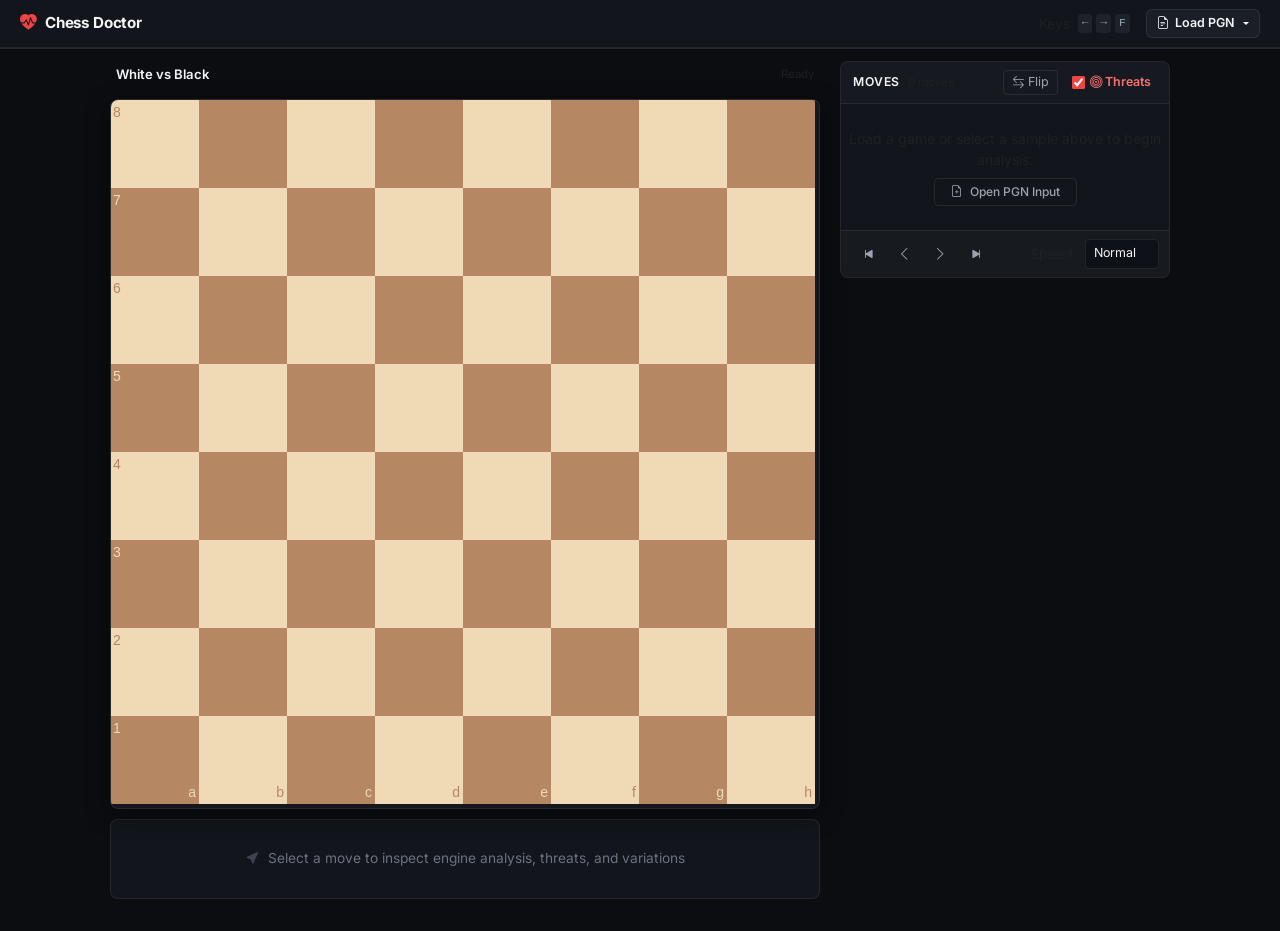
<file: templates/index.html>
<!DOCTYPE html>
<html lang="en">
<head>
    <meta charset="UTF-8">
    <meta name="viewport" content="width=device-width, initial-scale=1.0, maximum-scale=1.0, user-scalable=no">
    <title>Chess Doctor - Studio Chess Analysis</title>
    
    <!-- Fonts: Inter & JetBrains Mono -->
    <link rel="preconnect" href="https://fonts.googleapis.com">
    <link rel="preconnect" href="https://fonts.gstatic.com" crossorigin>
    <link href="https://fonts.googleapis.com/css2?family=Inter:wght@400;500;600;700&family=JetBrains+Mono:wght@400;500;600;700&display=swap" rel="stylesheet">
    
    <!-- Bootstrap 5 CSS & Icons -->
    <link href="https://cdn.jsdelivr.net/npm/bootstrap@5.3.0-alpha1/dist/css/bootstrap.min.css" rel="stylesheet">
    <link rel="stylesheet" href="https://cdn.jsdelivr.net/npm/bootstrap-icons@1.11.3/font/bootstrap-icons.min.css">
    
    <!-- Chessboard.js CSS -->
    <link rel="stylesheet" href="css/chessboard-1.0.0.min.css">
    
    <style>
        :root {
            --bg-canvas: #0b0d11;
            --bg-surface: #12151b;
            --bg-surface-elevated: #1a1e27;
            --bg-surface-hover: #222734;
            --border-subtle: rgba(255, 255, 255, 0.08);
            --border-medium: rgba(255, 255, 255, 0.14);
            --text-primary: #f3f4f6;
            --text-secondary: #9ca3af;
            --text-muted: #6b7280;
            --accent: #38bdf8;
            --accent-dim: rgba(56, 189, 248, 0.15);
            --accent-emerald: #10b981;
            
            /* Move Quality Colors */
            --q-brilliant: #38bdf8;
            --q-great: #818cf8;
            --q-good: #22c55e;
            --q-book: #d97706;
            --q-inaccuracy: #eab308;
            --q-mistake: #f97316;
            --q-blunder: #ef4444;
        }

        * {
            box-sizing: border-box;
        }

        body {
            background-color: var(--bg-canvas);
            color: var(--text-primary);
            font-family: 'Inter', -apple-system, BlinkMacSystemFont, sans-serif;
            margin: 0;
            padding: 0;
            min-height: 100vh;
            -webkit-font-smoothing: antialiased;
        }

        /* Slim Header */
        .studio-header {
            background: var(--bg-surface);
            border-bottom: 1px solid var(--border-subtle);
            height: 48px;
            padding: 0 1.25rem;
            display: flex;
            align-items: center;
            justify-content: space-between;
            position: sticky;
            top: 0;
            z-index: 1020;
        }

        .brand-link {
            display: inline-flex;
            align-items: center;
            gap: 8px;
            text-decoration: none;
            color: var(--text-primary);
            font-weight: 700;
            font-size: 0.95rem;
            letter-spacing: -0.01em;
        }
        .brand-link:hover {
            color: #fff;
        }

        .brand-icon {
            color: #ef4444;
            font-size: 1.05rem;
        }

        .pgn-dropdown-menu {
            background: #141822;
            border: 1px solid var(--border-medium);
            border-radius: 8px;
            box-shadow: 0 10px 30px rgba(0, 0, 0, 0.6);
            min-width: 220px;
            padding: 6px 0;
            z-index: 1050;
        }
        .pgn-dropdown-menu .dropdown-item {
            color: #e2e8f0;
            font-size: 0.82rem;
            padding: 7px 14px;
            background: transparent;
            border: none;
            width: 100%;
            text-align: left;
            transition: all 0.15s;
        }
        .pgn-dropdown-menu .dropdown-item:hover {
            background: rgba(56, 189, 248, 0.12);
            color: var(--accent);
        }
        .pgn-dropdown-menu .dropdown-divider {
            border-color: var(--border-subtle);
            margin: 4px 0;
        }

        .chip-btn {
            background: transparent;
            color: var(--text-secondary);
            border: 1px solid var(--border-subtle);
            border-radius: 4px;
            font-size: 0.75rem;
            font-weight: 500;
            padding: 3px 8px;
            cursor: pointer;
            transition: all 0.15s;
        }
        .chip-btn:hover {
            background: var(--bg-surface-elevated);
            color: var(--text-primary);
            border-color: var(--border-medium);
        }

        .btn-pgn-toggle {
            background: var(--bg-surface-elevated);
            color: var(--text-primary);
            border: 1px solid var(--border-subtle);
            border-radius: 6px;
            font-size: 0.78rem;
            font-weight: 600;
            padding: 4px 10px;
            display: inline-flex;
            align-items: center;
            gap: 6px;
            cursor: pointer;
            transition: all 0.15s;
        }
        .btn-pgn-toggle:hover {
            background: var(--bg-surface-hover);
            border-color: var(--border-medium);
        }

        /* Collapsible PGN Drawer */
        .pgn-drawer {
            background: var(--bg-surface);
            border-bottom: 1px solid var(--border-subtle);
            max-height: 0;
            overflow: hidden;
            transition: max-height 0.3s cubic-bezier(0.16, 1, 0.3, 1);
        }
        .pgn-drawer.open {
            max-height: 480px;
        }
        .pgn-drawer-inner {
            max-width: 1380px;
            margin: 0 auto;
            padding: 14px 1.25rem;
            display: flex;
            flex-direction: column;
            gap: 10px;
        }

        .pgn-textarea {
            width: 100%;
            height: 160px;
            min-height: 140px;
            max-height: 360px;
            background-color: #0b0d10;
            color: #e5e7eb;
            border: 1px solid var(--border-medium);
            border-radius: 6px;
            padding: 10px 12px;
            font-family: 'JetBrains Mono', monospace;
            font-size: 0.84rem;
            line-height: 1.5;
            resize: vertical;
            transition: border-color 0.15s;
        }
        .pgn-textarea:focus {
            background-color: #0b0d10;
            color: #fff;
            border-color: var(--accent);
            box-shadow: 0 0 0 2px var(--accent-dim);
        }

        @media (max-width: 768px) {
            .pgn-textarea {
                font-size: 16px; /* Avoid iOS auto-zoom */
                height: 140px;
            }
        }

        /* Studio Main Layout */
        .studio-container {
            max-width: 1100px;
            margin: 0 auto;
            padding: 12px 1.25rem 2rem 1.25rem;
        }

        .studio-grid {
            display: grid;
            grid-template-columns: minmax(0, 1fr) 330px;
            gap: 1.25rem;
            align-items: start;
        }

        /* Left Column: Board Studio & Move Explanation */
        .board-column {
            display: flex;
            flex-direction: column;
            gap: 10px;
            width: 100%;
            max-width: 100%;
        }

        .game-info-strip {
            display: flex;
            align-items: center;
            justify-content: space-between;
            font-size: 0.82rem;
            padding: 4px 6px;
            color: var(--text-secondary);
        }

        .game-info-players {
            font-weight: 600;
            color: var(--text-primary);
        }

        .board-wrapper {
            position: relative;
            width: 100%;
            background: #14171e;
            border: 1px solid var(--border-subtle);
            border-radius: 8px;
            overflow: hidden;
            box-shadow: 0 6px 24px rgba(0, 0, 0, 0.45);
        }

        /* Variation Mode - Visually lighter board */
        .board-container {
            position: relative;
            width: 100%;
            transition: all 0.25s ease;
        }

        .board-container.variation-mode #board {
            filter: brightness(1.22) contrast(0.95);
            transition: filter 0.25s ease;
        }

        #board {
            width: 100%;
            aspect-ratio: 1 / 1;
            transition: filter 0.25s ease;
        }

        .board-b72b1 {
            border: none !important;
        }

        /* Variation Status Bar (Under the Board) */
        .variation-under-board {
            background: var(--bg-surface);
            border: 1px solid var(--border-subtle);
            border-radius: 6px;
            padding: 8px 12px;
            display: flex;
            align-items: center;
            justify-content: space-between;
            gap: 8px;
            animation: fadeIn 0.2s ease-out;
        }

        @keyframes fadeIn {
            from { opacity: 0; transform: translateY(-4px); }
            to { opacity: 1; transform: translateY(0); }
        }

        .var-type-badge {
            font-size: 0.72rem;
            font-weight: 700;
            padding: 2px 7px;
            border-radius: 4px;
            text-transform: uppercase;
            letter-spacing: 0.03em;
        }
        .var-type-badge.refutation {
            background: rgba(239, 68, 68, 0.25);
            color: #fca5a5;
            border: 1px solid rgba(239, 68, 68, 0.5);
        }
        .var-type-badge.better {
            background: rgba(34, 197, 94, 0.25);
            color: #86efac;
            border: 1px solid rgba(34, 197, 94, 0.5);
        }

        .var-status-text {
            font-size: 0.8rem;
            color: #e2e8f0;
        }

        .btn-return-game {
            background: var(--accent);
            color: #041019;
            border: none;
            border-radius: 4px;
            font-size: 0.75rem;
            font-weight: 700;
            padding: 3px 9px;
            cursor: pointer;
            display: inline-flex;
            align-items: center;
            transition: all 0.15s;
            white-space: nowrap;
        }
        .btn-return-game:hover {
            background: #7dd3fc;
        }

        #arrow-svg {
            position: absolute;
            top: 0;
            left: 0;
            width: 100%;
            height: 100%;
            pointer-events: none;
            z-index: 1000;
        }

        /* Arrow SVG Styles */
        .arrow-current { stroke: rgba(56, 189, 248, 0.9); stroke-width: 6.5px; }
        .arrow-better { stroke: rgba(52, 211, 153, 0.9); stroke-width: 6.5px; }
        .arrow-threat { stroke: rgba(248, 113, 113, 0.92); stroke-width: 5.5px; }
        .arrow-opponent-threat { stroke: rgba(251, 113, 133, 0.92); stroke-width: 5.5px; stroke-dasharray: 5, 3.5; }

        .arrow-head-current { fill: rgba(56, 189, 248, 0.9); }
        .arrow-head-better { fill: rgba(52, 211, 153, 0.9); }
        .arrow-head-threat { fill: rgba(248, 113, 113, 0.92); }
        .arrow-head-opponent-threat { fill: rgba(251, 113, 133, 0.92); }

        /* Square Annotations */
        .square-annotation {
            position: absolute;
            width: 12.5%;
            height: 12.5%;
            z-index: 999;
            pointer-events: none;
            box-sizing: border-box;
        }
        .square-annotation::before {
            content: attr(data-symbol);
            position: absolute;
            top: 3px;
            right: 3px;
            color: white;
            font-weight: 800;
            font-size: 0.8rem;
            text-align: center;
            font-family: 'JetBrains Mono', monospace;
            border-radius: 50%;
            width: 1.3rem;
            height: 1.3rem;
            display: flex;
            justify-content: center;
            align-items: center;
            line-height: 1;
            box-shadow: 0 2px 6px rgba(0, 0, 0, 0.5);
        }
        .annotation-blunder::before { background-color: var(--q-blunder); }
        .annotation-mistake::before { background-color: var(--q-mistake); }
        .annotation-inaccuracy::before { background-color: var(--q-inaccuracy); color: #111; }

        /* Right Column: Move Notation Studio */
        .studio-panel {
            display: flex;
            flex-direction: column;
            gap: 12px;
            width: 330px;
            min-width: 320px;
        }

        @media (min-width: 992px) {
            .studio-panel {
                position: sticky;
                top: 56px;
            }
        }

        /* Move Diagnosis Card */
        .diagnosis-card {
            background: var(--bg-surface);
            border: 1px solid var(--border-subtle);
            border-radius: 8px;
            padding: 14px 16px;
            min-height: 80px;
            transition: all 0.2s;
        }

        .diagnosis-empty {
            display: flex;
            align-items: center;
            gap: 8px;
            color: var(--text-muted);
            font-size: 0.86rem;
            padding: 14px 0;
            justify-content: center;
        }

        .diagnosis-header {
            display: flex;
            align-items: center;
            justify-content: space-between;
            margin-bottom: 10px;
            flex-wrap: wrap;
            gap: 6px;
        }

        .move-title-wrap {
            display: flex;
            align-items: center;
            gap: 8px;
        }

        .player-badge {
            font-size: 0.72rem;
            font-weight: 600;
            padding: 2px 6px;
            border-radius: 4px;
            text-transform: uppercase;
        }
        .player-badge.white {
            background: #e2e8f0;
            color: #0f172a;
        }
        .player-badge.black {
            background: #272c38;
            color: #f1f5f9;
            border: 1px solid var(--border-subtle);
        }

        .move-san {
            font-family: 'JetBrains Mono', monospace;
            font-size: 1.05rem;
            font-weight: 700;
            color: #fff;
        }

        .badge-q {
            font-size: 0.72rem;
            font-weight: 700;
            padding: 2px 7px;
            border-radius: 4px;
            text-transform: uppercase;
            letter-spacing: 0.02em;
        }
        .badge-q.blunder { background: rgba(239, 68, 68, 0.2); color: #f87171; border: 1px solid rgba(239, 68, 68, 0.4); }
        .badge-q.mistake { background: rgba(249, 115, 22, 0.2); color: #fb923c; border: 1px solid rgba(249, 115, 22, 0.4); }
        .badge-q.inaccuracy { background: rgba(234, 179, 8, 0.2); color: #facc15; border: 1px solid rgba(234, 179, 8, 0.4); }
        .badge-q.good-move { background: rgba(34, 197, 94, 0.2); color: #4ade80; border: 1px solid rgba(34, 197, 94, 0.4); }
        .badge-q.great { background: rgba(129, 140, 248, 0.2); color: #a5b4fc; border: 1px solid rgba(129, 140, 248, 0.4); }
        .badge-q.brilliant { background: rgba(56, 189, 248, 0.2); color: #7dd3fc; border: 1px solid rgba(56, 189, 248, 0.4); }
        .badge-q.book { background: rgba(217, 119, 6, 0.2); color: #fbbf24; border: 1px solid rgba(217, 119, 6, 0.4); }

        .eval-tag {
            font-family: 'JetBrains Mono', monospace;
            font-size: 0.78rem;
            font-weight: 600;
            padding: 2px 7px;
            border-radius: 4px;
            background: #1e232d;
            border: 1px solid var(--border-subtle);
            color: #e5e7eb;
        }

        .eval-best-tag {
            font-family: 'JetBrains Mono', monospace;
            font-size: 0.75rem;
            padding: 2px 6px;
            border-radius: 4px;
            background: rgba(34, 197, 94, 0.12);
            border: 1px solid rgba(34, 197, 94, 0.3);
            color: #86efac;
        }

        .metric-chip {
            font-size: 0.74rem;
            font-family: 'JetBrains Mono', monospace;
            padding: 2px 6px;
            border-radius: 4px;
            background: rgba(255, 255, 255, 0.05);
            border: 1px solid var(--border-subtle);
            color: #93c5fd;
        }
        .metric-chip.chip-loss {
            background: rgba(239, 68, 68, 0.12);
            border-color: rgba(239, 68, 68, 0.3);
            color: #fca5a5;
        }

        /* Tags Cluster */
        .tags-cluster {
            display: flex;
            flex-wrap: wrap;
            gap: 4px;
            margin-bottom: 8px;
        }
        .diag-tag {
            font-size: 0.72rem;
            background: var(--bg-surface-elevated);
            color: var(--text-secondary);
            border: 1px solid var(--border-subtle);
            border-radius: 4px;
            padding: 1px 6px;
            display: inline-flex;
            align-items: center;
        }

        /* Better move callout */
        .better-move-strip {
            background: rgba(34, 197, 94, 0.08);
            border: 1px solid rgba(34, 197, 94, 0.25);
            border-radius: 6px;
            padding: 6px 10px;
            margin-bottom: 8px;
            display: flex;
            align-items: center;
            flex-wrap: wrap;
            gap: 4px;
        }
        .badge-better {
            background: rgba(34, 197, 94, 0.2);
            color: #4ade80;
            border: 1px solid rgba(34, 197, 94, 0.4);
            padding: 1px 6px;
            border-radius: 3px;
            font-size: 0.82rem;
            font-weight: 700;
        }

        /* Threats Box */
        .threat-alert-box {
            background: rgba(239, 68, 68, 0.08);
            border: 1px solid rgba(239, 68, 68, 0.25);
            border-radius: 6px;
            padding: 6px 10px;
            margin-bottom: 8px;
        }
        .threat-item {
            font-size: 0.74rem;
            background: rgba(239, 68, 68, 0.15);
            color: #fca5a5;
            border: 1px solid rgba(239, 68, 68, 0.3);
            padding: 1px 6px;
            border-radius: 3px;
            display: inline-flex;
            align-items: center;
        }
        .threat-refutation-badge {
            background: rgba(239, 68, 68, 0.25);
            color: #f87171;
            border: 1px solid rgba(239, 68, 68, 0.5);
            padding: 1px 6px;
            border-radius: 3px;
            font-size: 0.8rem;
            font-weight: 700;
        }

        /* Diagnosis Explanation */
        .diagnosis-text {
            font-size: 0.84rem;
            line-height: 1.5;
            color: #cbd5e1;
            margin-bottom: 8px;
            padding: 8px 12px;
            background: rgba(255, 255, 255, 0.02);
            border-radius: 6px;
            border: 1px solid var(--border-subtle);
        }

        /* Variations: Full Untruncated Display */
        .variation-box {
            background: rgba(0, 0, 0, 0.25);
            border: 1px solid var(--border-subtle);
            border-radius: 6px;
            padding: 8px 10px;
            margin-bottom: 8px;
        }
        .variation-box.box-refutation {
            background: rgba(239, 68, 68, 0.04);
        }
        .variation-box.box-better {
            background: rgba(34, 197, 94, 0.04);
        }

        .principal-variation {
            font-family: 'JetBrains Mono', monospace;
            font-size: 0.8rem;
            line-height: 1.5;
            color: #e5e7eb;
            padding: 4px 6px;
            border-radius: 4px;
            background: rgba(0, 0, 0, 0.2);
            word-break: break-word;
        }
        .principal-variation.clickable {
            cursor: pointer;
            transition: background 0.15s;
        }
        .principal-variation.clickable:hover {
            background: rgba(255, 255, 255, 0.06);
        }

        .btn-play-refutation {
            background: rgba(239, 68, 68, 0.15);
            color: #fca5a5;
            border: 1px solid rgba(239, 68, 68, 0.35);
            border-radius: 4px;
            font-size: 0.74rem;
            font-weight: 600;
            padding: 3px 8px;
            cursor: pointer;
            transition: all 0.15s;
        }
        .btn-play-refutation:hover {
            background: #ef4444;
            color: #fff;
        }

        .btn-play-better {
            background: rgba(34, 197, 94, 0.15);
            color: #86efac;
            border: 1px solid rgba(34, 197, 94, 0.35);
            border-radius: 4px;
            font-size: 0.74rem;
            font-weight: 600;
            padding: 3px 8px;
            cursor: pointer;
            transition: all 0.15s;
        }
        .btn-play-better:hover {
            background: #22c55e;
            color: #000;
        }

        /* Move Notation Sheet & Docked Toolbar */
        .sheet-card {
            background: var(--bg-surface);
            border: 1px solid var(--border-subtle);
            border-radius: 8px;
            overflow: hidden;
            display: flex;
            flex-direction: column;
        }

        .sheet-header {
            padding: 8px 12px;
            background: rgba(255, 255, 255, 0.015);
            border-bottom: 1px solid var(--border-subtle);
            display: flex;
            align-items: center;
            justify-content: space-between;
            font-size: 0.82rem;
            color: var(--text-secondary);
        }

        .sheet-title {
            font-weight: 600;
            color: var(--text-primary);
            text-transform: uppercase;
            letter-spacing: 0.05em;
            font-size: 0.76rem;
        }

        .btn-tool-sm {
            background: transparent;
            color: var(--text-secondary);
            border: 1px solid var(--border-subtle);
            border-radius: 4px;
            padding: 2px 8px;
            font-size: 0.78rem;
            cursor: pointer;
            display: inline-flex;
            align-items: center;
            transition: all 0.15s;
        }
        .btn-tool-sm:hover {
            background: var(--bg-surface-elevated);
            color: var(--text-primary);
        }

        .analysis-container {
            max-height: min(550px, calc(100vh - 180px));
            overflow-y: auto;
            -webkit-overflow-scrolling: touch;
        }

        .analysis-container::-webkit-scrollbar {
            width: 5px;
        }
        .analysis-container::-webkit-scrollbar-track {
            background: transparent;
        }
        .analysis-container::-webkit-scrollbar-thumb {
            background: rgba(255, 255, 255, 0.12);
            border-radius: 3px;
        }

        .move-pair {
            display: grid;
            grid-template-columns: 38px 1fr 1fr;
            align-items: center;
            font-family: 'JetBrains Mono', monospace;
            font-size: 0.85rem;
            border-bottom: 1px solid rgba(255, 255, 255, 0.025);
            padding: 2px 4px;
        }

        .move-number {
            color: var(--text-muted);
            font-size: 0.8rem;
            padding-left: 4px;
        }

        .white-move, .black-move {
            padding: 4px 8px;
            border-radius: 4px;
            cursor: pointer;
            display: flex;
            align-items: center;
            gap: 6px;
            color: var(--text-secondary);
            transition: all 0.12s;
            user-select: none;
            font-size: 0.84rem;
            min-width: 0;
        }

        .white-move:hover, .black-move:hover {
            background: rgba(255, 255, 255, 0.05);
            color: var(--text-primary);
        }

        .white-move.active, .black-move.active {
            background: rgba(56, 189, 248, 0.15) !important;
            color: var(--accent) !important;
            font-weight: 700;
        }

        /* Quality indicator dots */
        .move-quality-indicator {
            width: 6px;
            height: 6px;
            border-radius: 50%;
            display: inline-block;
            flex-shrink: 0;
        }
        .quality-blunder { background-color: var(--q-blunder); box-shadow: 0 0 6px var(--q-blunder); }
        .quality-mistake { background-color: var(--q-mistake); }
        .quality-inaccuracy { background-color: var(--q-inaccuracy); }
        .quality-good { background-color: var(--q-good); opacity: 0.6; }
        .quality-great { background-color: var(--q-great); }
        .quality-brilliant { background-color: var(--q-brilliant); box-shadow: 0 0 6px var(--q-brilliant); }
        .quality-book { background-color: var(--q-book); }

        /* Docked Move Navigation Toolbar directly in right sheet */
        .sheet-toolbar {
            display: flex;
            align-items: center;
            justify-content: space-between;
            background: rgba(255, 255, 255, 0.02);
            border-top: 1px solid var(--border-subtle);
            padding: 6px 10px;
            gap: 8px;
            flex-wrap: wrap;
        }

        .btn-tool {
            background: transparent;
            color: var(--text-secondary);
            border: none;
            border-radius: 4px;
            min-height: 34px;
            min-width: 34px;
            padding: 4px 8px;
            display: inline-flex;
            align-items: center;
            justify-content: center;
            font-size: 0.9rem;
            cursor: pointer;
            transition: all 0.15s;
        }
        .btn-tool:hover {
            background: var(--bg-surface-elevated);
            color: var(--text-primary);
        }
        .btn-tool:active {
            background: var(--bg-surface-hover);
        }

        .nav-cluster {
            display: flex;
            align-items: center;
            gap: 2px;
        }

        .threat-pill {
            display: inline-flex;
            align-items: center;
            gap: 5px;
            font-size: 0.78rem;
            font-weight: 600;
            color: #f87171;
            cursor: pointer;
            padding: 3px 6px;
            border-radius: 4px;
            user-select: none;
        }
        .threat-pill input {
            cursor: pointer;
            accent-color: #ef4444;
        }

        .select-dark {
            background: #0e1117;
            color: #f3f4f6;
            border-color: var(--border-subtle);
        }

        .progress-strip {
            background: #15181f;
            border: 1px solid var(--border-subtle);
            border-radius: 6px;
            padding: 6px 10px;
            margin-bottom: 8px;
            display: none;
        }
        .progress-strip.show {
            display: block;
        }

        /* Mobile specific styling */
        @media (max-width: 991px) {
            .studio-grid {
                display: flex;
                flex-direction: column;
                gap: 12px;
            }
            .board-column {
                max-width: 100%;
            }
            .studio-panel {
                width: 100%;
                min-width: 0;
                position: static;
            }
            .board-column .sheet-toolbar {
                background: var(--bg-surface);
                border: 1px solid var(--border-subtle);
                border-radius: 8px;
                padding: 6px 12px;
            }
            .analysis-container {
                max-height: 280px;
            }
            .sheet-toolbar .btn-tool {
                min-height: 42px;
                min-width: 46px;
                font-size: 1.05rem;
            }
            .white-move, .black-move {
                padding: 8px 10px;
            }
        }
    </style>
</head>
<body>
    <!-- Slim Header -->
    <header class="studio-header">
        <div class="d-flex align-items-center gap-3">
            <a href="#" class="brand-link">
                <i class="bi bi-heart-pulse-fill brand-icon"></i>
                <span>Chess Doctor</span>
            </a>
        </div>
        <div class="d-flex align-items-center gap-2">
            <div class="d-none d-lg-flex align-items-center text-muted small me-2">
                <span class="me-1">Keys:</span>
                <kbd style="background:#1e222b;color:#9ca3af;font-size:0.7rem;padding:1px 4px;border-radius:3px;">←</kbd>
                <kbd style="background:#1e222b;color:#9ca3af;font-size:0.7rem;padding:1px 4px;border-radius:3px;" class="ms-1">→</kbd>
                <kbd style="background:#1e222b;color:#9ca3af;font-size:0.7rem;padding:1px 4px;border-radius:3px;" class="ms-1">F</kbd>
            </div>
            <div class="dropdown">
                <button type="button" id="btnTogglePgn" class="btn-pgn-toggle dropdown-toggle" data-bs-toggle="dropdown" aria-expanded="false">
                    <i class="bi bi-file-earmark-text"></i>
                    <span>Load PGN</span>
                </button>
                <ul class="dropdown-menu dropdown-menu-end dropdown-menu-dark pgn-dropdown-menu">
                    <li>
                        <button type="button" class="dropdown-item d-flex align-items-center gap-2" id="menuItemCustomPgn">
                            <i class="bi bi-pencil-square text-info"></i>
                            <span>Paste Custom PGN...</span>
                        </button>
                    </li>
                    <li><hr class="dropdown-divider"></li>
                    <li><h6 class="dropdown-header text-uppercase" style="font-size:0.68rem; letter-spacing:0.06em; color:var(--text-muted);">Example Games</h6></li>
                    <li>
                        <button type="button" class="dropdown-item d-flex align-items-center justify-content-between" data-sample="opera">
                            <span>Morphy's Opera</span>
                            <span class="badge bg-secondary bg-opacity-50 text-light font-monospace" style="font-size:0.68rem;">1858</span>
                        </button>
                    </li>
                    <li>
                        <button type="button" class="dropdown-item d-flex align-items-center justify-content-between" data-sample="kasparov">
                            <span>Kasparov Immortal</span>
                            <span class="badge bg-secondary bg-opacity-50 text-light font-monospace" style="font-size:0.68rem;">1999</span>
                        </button>
                    </li>
                    <li>
                        <button type="button" class="dropdown-item d-flex align-items-center justify-content-between" data-sample="scholar">
                            <span>Scholar's Mate</span>
                            <span class="badge bg-secondary bg-opacity-50 text-light font-monospace" style="font-size:0.68rem;">Demo</span>
                        </button>
                    </li>
                </ul>
            </div>
        </div>
    </header>

    <!-- Collapsible PGN Drawer -->
    <div id="pgnDrawer" class="pgn-drawer">
        <div class="pgn-drawer-inner">
            <div class="d-flex align-items-center justify-content-between mb-1 flex-wrap gap-2">
                <div class="d-flex align-items-center gap-2 flex-wrap">
                    <span class="small fw-semibold text-light">Paste PGN Notation</span>
                    <span class="text-muted small ms-2">Examples:</span>
                    <button type="button" class="chip-btn" data-sample="opera">Morphy's Opera</button>
                    <button type="button" class="chip-btn" data-sample="kasparov">Kasparov</button>
                    <button type="button" class="chip-btn" data-sample="scholar">Scholar's Mate</button>
                </div>
                <div class="d-flex align-items-center gap-2">
                    <label for="analysisDepth" class="small text-muted mb-0">Depth:</label>
                    <select id="analysisDepth" class="form-select form-select-sm py-0 px-2 select-dark" style="width:auto; height:28px; font-size:0.78rem;">
                        <option value="10">Fast (10)</option>
                        <option value="12" selected>Standard (12)</option>
                        <option value="14">Deep (14)</option>
                        <option value="16">Master (16)</option>
                    </select>
                    <button type="button" id="btnCloseDrawer" class="btn-tool" style="min-height:28px;min-width:28px;" title="Close Drawer"><i class="bi bi-x-lg"></i></button>
                </div>
            </div>
            <textarea class="form-control pgn-textarea mb-2" id="pgnInput" placeholder="Paste standard PGN notation here..."></textarea>
            <div class="d-flex align-items-center gap-2">
                <button id="analyzeBtn" class="btn btn-primary btn-sm px-3 fw-semibold" style="background:var(--accent); border:none; color:#000; height:32px;">
                    <i class="bi bi-play-circle-fill me-1"></i> Analyze Game
                </button>
                <button id="cancelAnalyzeBtn" class="btn btn-outline-danger btn-sm d-none" style="height:32px;">
                    <i class="bi bi-x-circle me-1"></i> Cancel
                </button>
            </div>
        </div>
    </div>

    <!-- Main Studio Space -->
    <main class="studio-container">
        <!-- Inline Progress Strip -->
        <div id="analysisProgressContainer" class="progress-strip">
            <div class="d-flex justify-content-between align-items-center mb-1">
                <span id="progressText" class="small fw-medium text-info">Initializing Stockfish WASM...</span>
                <span id="progressPercent" class="badge bg-info text-dark font-monospace">0%</span>
            </div>
            <div class="progress" style="height: 5px; background: #0d0f13;">
                <div id="progressBar" class="progress-bar bg-info" role="progressbar" style="width: 0%"></div>
            </div>
        </div>

        <div class="studio-grid">
            <!-- Left Column: Board Studio & Move Explanation -->
            <div class="board-column">
                <div class="game-info-strip" id="gameInfo">
                    <span class="game-info-players">White vs Black</span>
                    <span class="text-muted small">Ready</span>
                </div>

                <div class="board-wrapper">
                    <div class="board-container">
                        <div id="board"></div>
                        <svg id="arrow-svg"></svg>
                    </div>
                </div>

                <!-- Return to Game Box (shown under the board during/after alt line play) -->
                <div id="variationBanner" class="variation-under-board d-none">
                    <div class="d-flex align-items-center gap-2 text-truncate me-2">
                        <span id="variationTypeBadge" class="var-type-badge refutation">Punishing Line</span>
                        <span id="variationStatusText" class="var-status-text text-truncate">Playing variation...</span>
                    </div>
                    <button type="button" id="btnReturnMainLine" class="btn-return-game" title="Return to original position (Space)">
                        <i class="bi bi-arrow-return-left me-1"></i> Return to Game
                    </button>
                </div>

                <!-- Move Diagnosis Card (Positioned beneath the chessboard) -->
                <div class="diagnosis-card" id="moveExplanation">
                    <div class="diagnosis-empty">
                        <i class="bi bi-cursor-fill opacity-50"></i>
                        <span>Select a move to inspect engine analysis, threats, and variations</span>
                    </div>
                </div>
            </div>

            <!-- Right Column: Move Notation Studio -->
            <div class="studio-panel">
                <!-- Move Notation Sheet with Integrated Move Navigation Toolbar -->
                <div class="sheet-card">
                    <div class="sheet-header">
                        <div class="d-flex align-items-center gap-2">
                            <span class="sheet-title">Moves</span>
                            <span id="moveCountSummary" class="text-muted small">0 moves</span>
                        </div>
                        <div class="d-flex align-items-center gap-2">
                            <button id="btnFlip" class="btn-tool-sm" title="Flip Board (F)"><i class="bi bi-arrow-left-right me-1"></i> Flip</button>
                            <label class="threat-pill mb-0" title="Toggle Threat Radar">
                                <input type="checkbox" id="toggleThreats" checked>
                                <span><i class="bi bi-bullseye"></i> Threats</span>
                            </label>
                        </div>
                    </div>

                    <div class="analysis-container" id="analysisContainer">
                        <div class="text-center text-muted py-4 small">
                            <p class="mb-2">Load a game or select a sample above to begin analysis.</p>
                            <button type="button" class="chip-btn px-3 py-1" onclick="document.getElementById('btnTogglePgn').click()">
                                <i class="bi bi-file-earmark-plus me-1"></i> Open PGN Input
                            </button>
                        </div>
                    </div>

                    <!-- Docked Move Navigation Toolbar directly at the bottom of the Moves sheet -->
                    <div class="sheet-toolbar" id="boardToolbar">
                        <div class="nav-cluster">
                            <button id="btnFirst" class="btn-tool" title="First Move (Home)"><i class="bi bi-skip-start-fill"></i></button>
                            <button id="btnPrev" class="btn-tool" title="Previous Move (←)"><i class="bi bi-chevron-left"></i></button>
                            <button id="btnNext" class="btn-tool" title="Next Move (→)"><i class="bi bi-chevron-right"></i></button>
                            <button id="btnLast" class="btn-tool" title="Last Move (End)"><i class="bi bi-skip-end-fill"></i></button>
                        </div>
                        <div class="d-flex align-items-center gap-2">
                            <span class="text-muted small d-none d-sm-inline">Speed:</span>
                            <select id="speedControl" class="form-select form-select-sm py-0 px-2 select-dark" style="width:auto; height:30px; font-size:0.78rem;">
                                <option value="2000">Slow</option>
                                <option value="1000" selected>Normal</option>
                                <option value="500">Fast</option>
                                <option value="200">Very Fast</option>
                            </select>
                        </div>
                    </div>
                </div>
            </div>
        </div>
    </main>

    <!-- Dependencies -->
    <script src="https://code.jquery.com/jquery-3.6.0.min.js"></script>
    <script src="https://cdn.jsdelivr.net/npm/bootstrap@5.3.0-alpha1/dist/js/bootstrap.bundle.min.js"></script>
    <script src="js/chess.min.js"></script>
    <script src="js/chessboard-1.0.0.min.js"></script>
    <script src="js/chess-evaluator.js"></script>
    <script src="js/opening-detector.js"></script>
    <script src="js/situation-recognizer.js"></script>
    <script src="js/browser-analyzer.js"></script>
    
    <script>
        document.addEventListener('DOMContentLoaded', function() {
            // App state
            const chess = new Chess();
            let currentMoveIndex = -1;
            let moves = [];
            let moveHistory = [];
            let isPlayingVariation = false;
            let isInVariationMode = false;
            let animationSpeed = 1000;
            let animationTimeout = null;
            let browserDoctor = null;

            // DOM elements
            const pgnInput = document.getElementById('pgnInput');
            const analyzeBtn = document.getElementById('analyzeBtn');
            const cancelAnalyzeBtn = document.getElementById('cancelAnalyzeBtn');
            const analysisContainer = document.getElementById('analysisContainer');
            const moveExplanation = document.getElementById('moveExplanation');
            const gameInfo = document.getElementById('gameInfo');
            const btnFirst = document.getElementById('btnFirst');
            const btnPrev = document.getElementById('btnPrev');
            const btnNext = document.getElementById('btnNext');
            const btnLast = document.getElementById('btnLast');
            const btnFlip = document.getElementById('btnFlip');
            const toggleThreats = document.getElementById('toggleThreats');
            const speedControl = document.getElementById('speedControl');
            const arrowSvg = document.getElementById('arrow-svg');
            const boardContainer = document.querySelector('.board-container');
            const btnTogglePgn = document.getElementById('btnTogglePgn');
            const btnCloseDrawer = document.getElementById('btnCloseDrawer');
            const pgnDrawer = document.getElementById('pgnDrawer');
            const analysisProgressContainer = document.getElementById('analysisProgressContainer');
            const progressBar = document.getElementById('progressBar');
            const progressText = document.getElementById('progressText');
            const progressPercent = document.getElementById('progressPercent');
            const moveCountSummary = document.getElementById('moveCountSummary');
            const variationBanner = document.getElementById('variationBanner');
            const variationTypeBadge = document.getElementById('variationTypeBadge');
            const variationStatusText = document.getElementById('variationStatusText');
            const btnReturnMainLine = document.getElementById('btnReturnMainLine');

            // Initialize Chessboard
            const boardConfig = {
                draggable: false,
                position: 'start',
                pieceTheme: 'img/chesspieces/wikipedia/{piece}.png'
            };
            const board = Chessboard('board', boardConfig);

            function updateSvgDimensions() {
                const boardEl = document.getElementById('board');
                if (boardEl && arrowSvg) {
                    const boardRect = boardEl.getBoundingClientRect();
                    arrowSvg.setAttribute('width', boardRect.width);
                    arrowSvg.setAttribute('height', boardRect.width);
                }
            }
            function adaptToolbarPosition() {
                const toolbar = document.getElementById('boardToolbar');
                const boardCol = document.querySelector('.board-column');
                const sheetCard = document.querySelector('.sheet-card');
                const variationBanner = document.getElementById('variationBanner');
                const boardWrapper = document.querySelector('.board-wrapper');
                if (!toolbar || !boardCol || !sheetCard) return;

                const isMobile = window.innerWidth < 992;
                if (isMobile) {
                    // Mobile: place right under the chessboard (after board-wrapper, before variationBanner)
                    if (toolbar.parentElement !== boardCol) {
                        if (variationBanner && variationBanner.parentElement === boardCol) {
                            boardCol.insertBefore(toolbar, variationBanner);
                        } else if (boardWrapper && boardWrapper.parentElement === boardCol) {
                            boardCol.insertBefore(toolbar, boardWrapper.nextSibling);
                        }
                    }
                } else {
                    // Desktop: dock at the bottom of the move notation sheet card
                    if (toolbar.parentElement !== sheetCard) {
                        sheetCard.appendChild(toolbar);
                    }
                }
            }
            adaptToolbarPosition();

            setTimeout(updateSvgDimensions, 100);
            window.addEventListener('resize', function() {
                if (board && board.resize) board.resize();
                updateSvgDimensions();
                adaptToolbarPosition();
                if (currentMoveIndex >= 0 && !isPlayingVariation && !isInVariationMode) {
                    drawMoveArrows(currentMoveIndex);
                }
            });

            setupArrowMarkers();

            // PGN Drawer toggle
            function toggleDrawer(open) {
                const shouldOpen = (open !== undefined) ? open : !pgnDrawer.classList.contains('open');
                if (shouldOpen) {
                    pgnDrawer.classList.add('open');
                } else {
                    pgnDrawer.classList.remove('open');
                }
            }

            const menuItemCustomPgn = document.getElementById('menuItemCustomPgn');
            if (menuItemCustomPgn) {
                menuItemCustomPgn.addEventListener('click', function(e) {
                    e.preventDefault();
                    toggleDrawer(true);
                    setTimeout(() => pgnInput.focus(), 150);
                });
            }

            if (btnCloseDrawer) btnCloseDrawer.addEventListener('click', () => toggleDrawer(false));

            // Sample Games Presets
            const sampleGames = {
                opera: `[Event "Paris"]
[Site "Paris"]
[Date "1858.??.??"]
[White "Morphy, Paul"]
[Black "Duke of Brunswick and Count Isouard"]
[Result "1-0"]

1. e4 e5 2. Nf3 d6 3. d4 Bg4 4. dxe5 Bxf3 5. Qxf3 dxe5 6. Bc4 Nf6 7. Qb3 Qe7 8. Nc3 c6 9. Bg5 b5 10. Nxb5 cxb5 11. Bxb5+ Nbd7 12. O-O-O Rd8 13. Rxd7 Rxd7 14. Rd1 Qe6 15. Bxd7+ Nxd7 16. Qb8+ Nxb8 17. Rd8# 1-0`,
                kasparov: `[Event "Hoogovens Group A"]
[Site "Wijk aan Zee NED"]
[Date "1999.01.20"]
[White "Kasparov, Garry"]
[Black "Topalov, Veselin"]
[Result "1-0"]

1. e4 d6 2. d4 Nf6 3. Nc3 g6 4. Be3 Bg7 5. Qd2 c6 6. f3 b5 7. Nge2 Nbd7 8. Bh6 Bxh6 9. Qxh6 Bb7 10. a3 e5 11. O-O-O Qe7 12. Kb1 a6 13. Nc1 O-O-O 14. Nb3 exd4 15. Rxd4 c5 16. Rd1 Nb6 17. g3 Kb8 18. Na5 Ba8 19. Bh3 d5 20. Qf4+ Ka7 21. Rhe1 d4 22. Nd5 Nbxd5 23. exd5 Qd6 24. Rxd4 cxd4 25. Re7+ Kb6 26. Qxd4+ Kxa5 27. b4+ Ka4 28. Qc3 Qxd5 29. Ra7 Bb7 30. Rxb7 Qc4 31. Qxf6 Kxa3 32. Qxa6+ Kxb4 33. c3+ Kxc3 34. Qa1+ Kd2 35. Qb2+ Kd1 36. Bf1 Rd2 37. Rd7 Rxd7 38. Bxc4 bxc4 39. Qxh8 Rd3 40. Qa8 c3 41. Qa4+ Ke1 42. f4 f5 43. Kc1 Rd2 44. Qa7 1-0`,
                scholar: `[Event "Demonstration"]
[White "Scholar's Mate Demo"]
[Black "Amateur"]
[Result "1-0"]

1. e4 e5 2. Bc4 Nc6 3. Qh5 Nf6 4. Qxf7# 1-0`
            };

            document.querySelectorAll('[data-sample]').forEach(btn => {
                btn.addEventListener('click', function(e) {
                    e.preventDefault();
                    const key = this.dataset.sample;
                    if (sampleGames[key]) {
                        pgnInput.value = sampleGames[key];
                        toggleDrawer(false);
                        analyzeGame();
                    }
                });
            });

            // Flip Board
            if (btnFlip) {
                btnFlip.addEventListener('click', function() {
                    board.flip();
                    clearArrows();
                    clearSquareAnnotations();
                    if (currentMoveIndex >= 0 && !isPlayingVariation && !isInVariationMode) {
                        setTimeout(() => drawMoveArrows(currentMoveIndex), 50);
                    }
                });
            }

            // Toggle Threats
            if (toggleThreats) {
                toggleThreats.addEventListener('change', function() {
                    if (currentMoveIndex >= 0 && !isPlayingVariation && !isInVariationMode) {
                        drawMoveArrows(currentMoveIndex);
                    }
                });
            }

            // Speed Control
            if (speedControl) {
                speedControl.addEventListener('change', function() {
                    animationSpeed = parseInt(this.value) || 1000;
                });
            }

            // Board navigation buttons
            btnFirst.addEventListener('click', goToFirstMove);
            btnPrev.addEventListener('click', goToPrevMove);
            btnNext.addEventListener('click', goToNextMove);
            btnLast.addEventListener('click', goToLastMove);
            analyzeBtn.addEventListener('click', analyzeGame);
            
            if (cancelAnalyzeBtn) {
                cancelAnalyzeBtn.addEventListener('click', function() {
                    if (browserDoctor) browserDoctor.cancel();
                });
            }

            if (btnReturnMainLine) {
                btnReturnMainLine.addEventListener('click', returnToGamePosition);
            }

            // Keyboard navigation
            document.addEventListener('keydown', function(e) {
                if (['input', 'textarea', 'select'].includes(document.activeElement.tagName.toLowerCase())) {
                    return;
                }
                if (e.key === 'ArrowLeft') {
                    e.preventDefault();
                    goToPrevMove();
                } else if (e.key === 'ArrowRight') {
                    e.preventDefault();
                    goToNextMove();
                } else if (e.key === 'Home') {
                    e.preventDefault();
                    goToFirstMove();
                } else if (e.key === 'End') {
                    e.preventDefault();
                    goToLastMove();
                } else if (e.key === 'f' || e.key === 'F') {
                    e.preventDefault();
                    if (btnFlip) btnFlip.click();
                } else if (e.key === ' ' || e.key === 'Escape') {
                    e.preventDefault();
                    if (isInVariationMode || isPlayingVariation) {
                        returnToGamePosition();
                    } else {
                        goToNextMove();
                    }
                }
            });

            // Arrow markers definition
            function setupArrowMarkers() {
                const defs = document.createElementNS('http://www.w3.org/2000/svg', 'defs');
                
                const markers = [
                    { id: 'arrowhead-current', color: 'rgba(56, 189, 248, 0.9)' },
                    { id: 'arrowhead-better', color: 'rgba(52, 211, 153, 0.9)' },
                    { id: 'arrowhead-threat', color: 'rgba(248, 113, 113, 0.92)' },
                    { id: 'arrowhead-opponent-threat', color: 'rgba(251, 113, 133, 0.92)' }
                ];
                
                markers.forEach(m => {
                    const marker = document.createElementNS('http://www.w3.org/2000/svg', 'marker');
                    marker.setAttribute('id', m.id);
                    marker.setAttribute('viewBox', '0 0 10 10');
                    marker.setAttribute('refX', '6');
                    marker.setAttribute('refY', '5');
                    marker.setAttribute('markerWidth', '6');
                    marker.setAttribute('markerHeight', '6');
                    marker.setAttribute('orient', 'auto-start-reverse');
                    
                    const path = document.createElementNS('http://www.w3.org/2000/svg', 'path');
                    path.setAttribute('d', 'M 0 1 L 10 5 L 0 9 z');
                    path.setAttribute('fill', m.color);
                    marker.appendChild(path);
                    defs.appendChild(marker);
                });
                
                arrowSvg.appendChild(defs);
            }

            // Analyze Game with In-Browser WASM
            async function analyzeGame() {
                const pgn = pgnInput.value.trim();
                if (!pgn) {
                    alert('Please enter a PGN first or select one of the sample games.');
                    toggleDrawer(true);
                    return;
                }
                
                toggleDrawer(false);
                
                const depthSelect = document.getElementById('analysisDepth');
                const analysisDepth = depthSelect ? parseInt(depthSelect.value) : 12;

                analyzeBtn.disabled = true;
                if (cancelAnalyzeBtn) cancelAnalyzeBtn.classList.remove('d-none');
                
                analysisProgressContainer.classList.add('show');
                progressBar.style.width = '0%';
                progressPercent.textContent = '0%';
                progressText.textContent = 'Spinning up Stockfish WASM...';

                analysisContainer.innerHTML = '<div class="text-center text-muted py-4 small"><div class="spinner-border spinner-border-sm text-info me-2"></div>Analyzing moves in browser...</div>';

                try {
                    if (!browserDoctor) {
                        browserDoctor = new BrowserChessDoctor();
                    }

                    const onProgress = (prog) => {
                        const pct = Math.round(prog.percentage || 0);
                        progressBar.style.width = `${pct}%`;
                        progressPercent.textContent = `${pct}%`;
                        progressText.textContent = `Analyzing move ${prog.ply} of ${prog.totalPlies} (${prog.move}) • Depth ${prog.depth || analysisDepth}...`;
                    };

                    const result = await browserDoctor.analyzeGame(pgn, onProgress, analysisDepth);
                    if (result.errors && result.errors.length > 0 && (!result.moves || result.moves.length === 0)) {
                        throw new Error(result.errors.join(', '));
                    }
                    moves = result.moves || [];
                    
                    if (moves.length === 0) {
                        analysisContainer.innerHTML = '<div class="alert alert-warning m-2 p-2 small">No moves were analyzed. Please check PGN format.</div>';
                        return;
                    }

                    displayGameInfo(result.game_info);
                    preprocessMoveData();
                    displayAnalysis(moves);
                    goToFirstMove();
                } catch (error) {
                    if (error.message && error.message.includes('cancelled')) {
                        analysisContainer.innerHTML = '<div class="text-center text-muted py-3 small">Analysis cancelled.</div>';
                    } else {
                        analysisContainer.innerHTML = `<div class="alert alert-danger m-2 p-2 small">${error.message}</div>`;
                    }
                } finally {
                    analyzeBtn.disabled = false;
                    if (cancelAnalyzeBtn) cancelAnalyzeBtn.classList.add('d-none');
                    setTimeout(() => {
                        analysisProgressContainer.classList.remove('show');
                    }, 1200);
                }
            }

            function preprocessMoveData() {
                moveHistory = [];
                chess.reset();
                
                moves.forEach((move, index) => {
                    try {
                        const currentFen = chess.fen();
                        const chessMove = chess.move(move.move);
                        
                        if (chessMove) {
                            moveHistory.push({
                                from: chessMove.from,
                                to: chessMove.to,
                                fen: currentFen
                            });
                            
                            if (move.quality !== 'good move' && move.analysis && move.analysis.best_move) {
                                const tempChess = new Chess(currentFen);
                                let betterMove = null;
                                
                                try {
                                    betterMove = tempChess.move(move.analysis.best_move);
                                } catch (e) {
                                    if (move.analysis.best_move.length >= 4) {
                                        try {
                                            betterMove = tempChess.move({
                                                from: move.analysis.best_move.substring(0, 2),
                                                to: move.analysis.best_move.substring(2, 4),
                                                promotion: move.analysis.best_move.length > 4 ? move.analysis.best_move[4] : undefined
                                            });
                                        } catch (e2) {}
                                    }
                                }
                                
                                if (!betterMove && move.analysis.principal_variation) {
                                    const pvMoves = parsePrincipalVariation(move.analysis.principal_variation, currentFen);
                                    if (pvMoves.length > 0) {
                                        betterMove = {
                                            from: pvMoves[0].from,
                                            to: pvMoves[0].to,
                                            san: pvMoves[0].san,
                                            promotion: pvMoves[0].promotion
                                        };
                                    }
                                }
                                
                                if (betterMove) {
                                    moves[index].betterMoveData = {
                                        from: betterMove.from,
                                        to: betterMove.to,
                                        san: betterMove.san,
                                        promotion: betterMove.promotion
                                    };
                                }
                            }
                        }
                    } catch (e) {
                        console.error('Error preprocessing move:', move.move, e);
                    }
                });
                
                chess.reset();
            }

            function displayGameInfo(info) {
                if (!info) return;
                const white = info.white || 'White';
                const black = info.black || 'Black';
                const event = info.event || '';
                const result = info.result ? `(${info.result})` : '';
                
                gameInfo.innerHTML = `
                    <span class="game-info-players">${white} vs ${black} ${result}</span>
                    <span class="text-muted small text-truncate" style="max-width:240px;">${event || 'Ready'}</span>
                `;
            }

            function displayAnalysis(movesList) {
                if (!movesList || movesList.length === 0) {
                    analysisContainer.innerHTML = '<div class="text-center text-muted py-4 small">No moves to analyze.</div>';
                    return;
                }
                
                const movesByNumber = {};
                movesList.forEach(move => {
                    if (!movesByNumber[move.move_number]) {
                        movesByNumber[move.move_number] = { white: null, black: null };
                    }
                    if (move.is_white) {
                        movesByNumber[move.move_number].white = move;
                    } else {
                        movesByNumber[move.move_number].black = move;
                    }
                });
                
                let html = '<div class="move-list-table">';
                
                Object.keys(movesByNumber).sort((a, b) => parseInt(a) - parseInt(b)).forEach(moveNumber => {
                    const movePair = movesByNumber[moveNumber];
                    html += `<div class="move-pair">`;
                    html += `<div class="move-number">${moveNumber}.</div>`;
                    
                    // White move
                    if (movePair.white) {
                        const whiteIndex = movesList.findIndex(m => m.move_number === parseInt(moveNumber) && m.is_white);
                        const whiteQuality = getQualityClass(movePair.white.detailed_quality || movePair.white.quality);
                        const dotClass = (whiteQuality === 'good-move' || whiteQuality === '') ? 'good' : whiteQuality;
                        html += `
                            <div class="white-move" data-index="${whiteIndex}" id="move-${whiteIndex}">
                                <span class="move-quality-indicator quality-${dotClass}"></span>
                                <span>${movePair.white.move}</span>
                            </div>`;
                    } else {
                        html += `<div class="white-move"></div>`;
                    }
                    
                    // Black move
                    if (movePair.black) {
                        const blackIndex = movesList.findIndex(m => m.move_number === parseInt(moveNumber) && !m.is_white);
                        const blackQuality = getQualityClass(movePair.black.detailed_quality || movePair.black.quality);
                        const dotClass = (blackQuality === 'good-move' || blackQuality === '') ? 'good' : blackQuality;
                        html += `
                            <div class="black-move" data-index="${blackIndex}" id="move-${blackIndex}">
                                <span class="move-quality-indicator quality-${dotClass}"></span>
                                <span>${movePair.black.move}</span>
                            </div>`;
                    } else {
                        html += `<div class="black-move"></div>`;
                    }
                    
                    html += `</div>`;
                });
                
                html += '</div>';
                analysisContainer.innerHTML = html;
                
                if (moveCountSummary) moveCountSummary.textContent = `${movesList.length} moves`;

                document.querySelectorAll('.white-move, .black-move').forEach(item => {
                    if (item.dataset.index) {
                        item.addEventListener('click', function() {
                            const index = parseInt(this.dataset.index);
                            goToMove(index);
                        });
                    }
                });
            }

            // Show Comprehensive Move Explanation
            function showMoveExplanation(index) {
                if (index < 0 || index >= moves.length) {
                    moveExplanation.innerHTML = `
                        <div class="diagnosis-empty">
                            <i class="bi bi-cursor-fill opacity-50"></i>
                            <span>Select a move to inspect engine analysis, threats, and variations</span>
                        </div>`;
                    return;
                }
                
                const move = moves[index];
                let html = '';
                
                const playerName = move.player || (move.is_white ? 'White' : 'Black');
                const qualityTitle = (move.detailed_quality || move.quality || 'move').toUpperCase();
                const qualityClass = getQualityClass(move.detailed_quality || move.quality);
                
                let evalText = (move.evaluation !== undefined && move.evaluation !== null) ? `${move.evaluation}` : '';
                if (evalText && !evalText.startsWith('+') && !evalText.startsWith('-') && !evalText.startsWith('#')) {
                    evalText = '+' + evalText;
                }

                html += `
                    <div class="diagnosis-header">
                        <div class="move-title-wrap">
                            <span class="player-badge ${move.is_white ? 'white' : 'black'}">${playerName}</span>
                            <span class="move-san">${move.move}</span>
                            <span class="badge-q ${qualityClass}">${qualityTitle}</span>
                        </div>
                        <div class="d-flex align-items-center gap-2 flex-wrap">
                            ${evalText ? `<span class="eval-tag" title="Position Evaluation">${evalText}</span>` : ''}
                            ${(move.quality !== 'good move' && move.analysis && move.analysis.best_evaluation) ? `<span class="eval-best-tag" title="Best line evaluation">Best: ${move.analysis.best_evaluation}</span>` : ''}
                            ${(move.win_probability !== undefined) ? `<span class="metric-chip" title="Win Probability for ${playerName}"><i class="bi bi-pie-chart-fill me-1"></i>Win: ${(move.win_probability * 100).toFixed(1)}%</span>` : ''}
                            ${(move.win_prob_loss && move.win_prob_loss > 0.02) ? `<span class="metric-chip chip-loss" title="Win chance dropped by ${(move.win_prob_loss * 100).toFixed(1)}%"><i class="bi bi-graph-down-arrow me-1"></i>-${(move.win_prob_loss * 100).toFixed(1)}%</span>` : ''}
                        </div>
                    </div>`;
                
                // Tactical, positional, or opening tags
                if (move.tags && move.tags.length > 0) {
                    html += `<div class="tags-cluster">`;
                    move.tags.forEach(tag => {
                        html += `<span class="diag-tag"><i class="bi bi-tag-fill me-1 opacity-50"></i>${tag}</span>`;
                    });
                    html += `</div>`;
                }

                if (move.analysis) {
                    // Better move callout (if not a good move)
                    if (move.quality !== 'good move' && move.analysis.best_move) {
                        html += `
                            <div class="better-move-strip">
                                <span class="text-success fw-semibold small me-1"><i class="bi bi-lightbulb me-1"></i>Better move:</span>
                                <span class="badge-better font-monospace">${move.analysis.best_move}</span>
                                ${move.analysis.best_evaluation ? `<span class="text-muted small ms-1">(${move.analysis.best_evaluation})</span>` : ''}
                            </div>`;
                    }

                    // Threats created by the played move
                    if (move.analysis.threats_created && move.analysis.threats_created.length > 0) {
                        html += `
                            <div class="threat-alert-box created-threat">
                                <div class="d-flex align-items-center gap-1 text-danger fw-semibold small mb-1">
                                    <i class="bi bi-bullseye"></i> <span>Threat created by ${move.move}:</span>
                                </div>
                                <div class="d-flex flex-wrap gap-1">
                                    ${move.analysis.threats_created.map(t => `<span class="threat-item"><i class="bi bi-arrow-right-short"></i>${t.description || t}</span>`).join('')}
                                </div>
                            </div>`;
                    }

                    // Opponent's counter-threat / refutation
                    if (move.analysis.refutation) {
                        html += `
                            <div class="threat-alert-box opponent-threat d-flex align-items-center flex-wrap gap-2">
                                <span class="text-danger fw-semibold small"><i class="bi bi-exclamation-triangle-fill me-1"></i>Opponent's threat:</span>
                                <span class="threat-refutation-badge font-monospace">${move.analysis.refutation}</span>
                            </div>`;
                    }

                    // Explanation / Why
                    if (move.analysis.explanation) {
                        html += `<div class="diagnosis-text"><i class="bi bi-info-circle me-1 text-info opacity-75"></i>${move.analysis.explanation}</div>`;
                    }

                    // Variations: Punishing Line & Recommended Line (FULL UNTRUNCATED)
                    if (move.quality !== 'good move' && move.analysis.refutation_variation) {
                        html += `
                            <div class="variation-box box-refutation">
                                <div class="d-flex align-items-center justify-content-between mb-1">
                                    <span class="text-danger fw-semibold small">
                                        <i class="bi bi-shield-slash me-1"></i>Punishing line (why this move is bad):
                                    </span>
                                </div>
                                <div class="principal-variation refutation-line clickable" data-index="${index}" data-type="refutation" title="Click to view variation on board">
                                    ${move.analysis.refutation_variation}
                                </div>
                                <div class="mt-2 d-flex align-items-center gap-2">
                                    <button class="btn btn-sm btn-play-refutation play-refutation-button" data-index="${index}">
                                        <i class="bi bi-play-fill me-1"></i>Play punishment line
                                    </button>
                                </div>
                            </div>`;
                    }

                    if (move.analysis.principal_variation) {
                        html += `
                            <div class="variation-box box-better">
                                <div class="d-flex align-items-center justify-content-between mb-1">
                                    <span class="text-success fw-semibold small">
                                        <i class="bi bi-check-circle me-1"></i>Recommended line:
                                    </span>
                                </div>
                                <div class="principal-variation clickable" data-index="${index}" data-type="better" title="Click to view variation on board">
                                    ${move.analysis.principal_variation}
                                </div>
                                <div class="mt-2 d-flex align-items-center gap-2">
                                    <button class="btn btn-sm btn-play-better play-button" data-index="${index}">
                                        <i class="bi bi-play-fill me-1"></i>Play better line
                                    </button>
                                </div>
                            </div>`;
                    }
                } else {
                    html += '<div class="diagnosis-text text-muted mb-0"><i class="bi bi-check2-circle text-success me-1"></i>This move is considered solid.</div>';
                }
                
                moveExplanation.innerHTML = html;
                
                moveExplanation.querySelectorAll('.principal-variation.clickable').forEach(el => {
                    el.addEventListener('click', function() {
                        const idx = parseInt(this.dataset.index);
                        const type = this.dataset.type || 'better';
                        playVariation(idx, type);
                    });
                });
                
                const playBtn = moveExplanation.querySelector('.play-button');
                if (playBtn) {
                    playBtn.addEventListener('click', function() {
                        const idx = parseInt(this.dataset.index);
                        playVariation(idx, 'better');
                    });
                }

                const playRefutationBtn = moveExplanation.querySelector('.play-refutation-button');
                if (playRefutationBtn) {
                    playRefutationBtn.addEventListener('click', function() {
                        const idx = parseInt(this.dataset.index);
                        playVariation(idx, 'refutation');
                    });
                }
            }

            function drawMoveArrows(index) {
                clearArrows();
                clearSquareAnnotations();
                updateSvgDimensions();
                
                if (index < 0 || index >= moves.length) return;
                
                const move = moves[index];
                const showThreats = toggleThreats ? toggleThreats.checked : true;
                
                if (moveHistory[index]) {
                    const moveData = moveHistory[index];
                    drawArrow(moveData.from, moveData.to, 'current');
                    
                    if (move.quality === 'blunder' || move.quality === 'mistake' || move.quality === 'inaccuracy') {
                        addSquareAnnotation(moveData.to, move.quality);
                    }
                    
                    if (move.quality !== 'good move' && move.betterMoveData) {
                        drawArrow(move.betterMoveData.from, move.betterMoveData.to, 'better');
                    }

                    if (showThreats && move.analysis && move.analysis.threats_created && move.analysis.threats_created.length > 0) {
                        const threat = move.analysis.threats_created[0];
                        drawArrow(threat.from, threat.to, 'threat');
                    }

                    if (showThreats && move.quality !== 'good move' && move.analysis && move.analysis.refutation_from && move.analysis.refutation_to) {
                        drawArrow(move.analysis.refutation_from, move.analysis.refutation_to, 'opponent-threat');
                    }
                }
            }

            function drawArrow(from, to, type) {
                const boardEl = document.getElementById('board');
                if (!boardEl) return;
                const boardRect = boardEl.getBoundingClientRect();
                const squareSize = boardRect.width / 8;
                
                const isFlipped = board.orientation() === 'black';
                const fromFile = isFlipped ? 7 - (from.charCodeAt(0) - 97) : (from.charCodeAt(0) - 97);
                const fromRank = isFlipped ? parseInt(from.charAt(1)) - 1 : 8 - parseInt(from.charAt(1));
                const toFile = isFlipped ? 7 - (to.charCodeAt(0) - 97) : (to.charCodeAt(0) - 97);
                const toRank = isFlipped ? parseInt(to.charAt(1)) - 1 : 8 - parseInt(to.charAt(1));
                
                const fromX = (fromFile + 0.5) * squareSize;
                const fromY = (fromRank + 0.5) * squareSize;
                const toX = (toFile + 0.5) * squareSize;
                const toY = (toRank + 0.5) * squareSize;
                
                const angle = Math.atan2(toY - fromY, toX - fromX);
                const shortenBy = squareSize * 0.25;
                const adjustedToX = toX - shortenBy * Math.cos(angle);
                const adjustedToY = toY - shortenBy * Math.sin(angle);
                
                const arrow = document.createElementNS('http://www.w3.org/2000/svg', 'line');
                arrow.setAttribute('x1', fromX);
                arrow.setAttribute('y1', fromY);
                arrow.setAttribute('x2', adjustedToX);
                arrow.setAttribute('y2', adjustedToY);
                arrow.setAttribute('class', `arrow-${type}`);
                arrow.setAttribute('marker-end', `url(#arrowhead-${type})`);
                
                arrowSvg.appendChild(arrow);
            }

            function clearArrows() {
                const defs = arrowSvg.querySelector('defs');
                arrowSvg.innerHTML = '';
                if (defs) {
                    arrowSvg.appendChild(defs);
                } else {
                    setupArrowMarkers();
                }
            }

            function addSquareAnnotation(square, moveQuality) {
                clearSquareAnnotations();
                if (!square || !moveQuality || moveQuality === 'good move') return;
                
                const isFlipped = board.orientation() === 'black';
                const file = isFlipped ? 7 - (square.charCodeAt(0) - 97) : (square.charCodeAt(0) - 97);
                const rank = isFlipped ? parseInt(square.charAt(1)) - 1 : 8 - parseInt(square.charAt(1));
                
                let symbol = '';
                switch(moveQuality) {
                    case 'blunder': symbol = '??'; break;
                    case 'mistake': symbol = '?'; break;
                    case 'inaccuracy': symbol = '?!'; break;
                }
                
                const annotation = document.createElement('div');
                annotation.className = `square-annotation annotation-${moveQuality.replace(' ', '-')}`;
                annotation.style.left = `${file * 12.5}%`;
                annotation.style.top = `${rank * 12.5}%`;
                annotation.setAttribute('data-symbol', symbol);
                
                boardContainer.appendChild(annotation);
            }

            function clearSquareAnnotations() {
                const annotations = document.querySelectorAll('.square-annotation');
                annotations.forEach(annotation => annotation.remove());
            }

            function getQualityClass(quality) {
                switch (quality) {
                    case 'blunder': return 'blunder';
                    case 'mistake': return 'mistake';
                    case 'inaccuracy': return 'inaccuracy';
                    case 'good move': 
                    case 'good': return 'good-move';
                    case 'best': return 'good-move';
                    case 'excellent': return 'good-move';
                    case 'brilliant': return 'brilliant';
                    case 'great': return 'great';
                    case 'book': return 'book';
                    default: return '';
                }
            }

            function goToFirstMove() {
                stopVariationPlayback();
                chess.reset();
                board.position('start');
                currentMoveIndex = -1;
                updateMoveHighlight();
                clearArrows();
                clearSquareAnnotations();
                moveExplanation.innerHTML = `
                    <div class="diagnosis-empty">
                        <i class="bi bi-cursor-fill opacity-50"></i>
                        <span>Select a move to inspect engine analysis, threats, and variations</span>
                    </div>`;
            }

            function goToPrevMove() {
                stopVariationPlayback();
                if (currentMoveIndex > 0) {
                    goToMove(currentMoveIndex - 1);
                } else if (currentMoveIndex === 0) {
                    goToFirstMove();
                }
            }

            function goToNextMove() {
                stopVariationPlayback();
                if (currentMoveIndex < moves.length - 1) {
                    goToMove(currentMoveIndex + 1);
                }
            }

            function goToLastMove() {
                stopVariationPlayback();
                if (moves.length > 0) {
                    goToMove(moves.length - 1);
                }
            }

            function goToMove(index) {
                if (index < 0 || index >= moves.length) return;
                
                stopVariationPlayback();
                chess.reset();
                
                for (let i = 0; i <= index; i++) {
                    const move = moves[i];
                    try {
                        chess.move(move.move);
                    } catch (e) {
                        console.error('Invalid move:', move.move, e);
                    }
                }
                
                board.position(chess.fen());
                currentMoveIndex = index;
                
                updateMoveHighlight();
                showMoveExplanation(index);
                
                setTimeout(() => {
                    drawMoveArrows(index);
                }, 80);
                
                // Auto-scroll move item into view on desktop only (disabled on mobile to keep chessboard and controls in view)
                if (window.innerWidth >= 992) {
                    const currentMove = document.getElementById(`move-${index}`);
                    if (currentMove) {
                        currentMove.scrollIntoView({ behavior: 'smooth', block: 'nearest' });
                    }
                }
            }

            function updateMoveHighlight() {
                document.querySelectorAll('.white-move, .black-move').forEach(item => {
                    item.classList.remove('active');
                });
                if (currentMoveIndex >= 0) {
                    const currentMove = document.getElementById(`move-${currentMoveIndex}`);
                    if (currentMove) currentMove.classList.add('active');
                }
            }

            function parsePrincipalVariation(pvString, startingFen) {
                if (!pvString) return [];
                const tempChess = new Chess(startingFen);
                let cleanPV = pvString.replace(/\s+/g, ' ').trim();
                const tokens = cleanPV.split(' ');
                const movesList = [];
                const potentialMoves = [];

                for (let i = 0; i < tokens.length; i++) {
                    let token = tokens[i];
                    if (token.includes('...')) {
                        const parts = token.split('...');
                        if (parts.length > 1 && parts[1]) potentialMoves.push(parts[1].trim());
                    } else if (token.includes('.')) {
                        const parts = token.split('.');
                        if (parts.length > 1 && parts[1]) potentialMoves.push(parts[1].trim());
                    } else {
                        potentialMoves.push(token);
                    }
                }

                for (let i = 0; i < potentialMoves.length; i++) {
                    const moveText = potentialMoves[i];
                    let move = null;
                    try {
                        move = tempChess.move(moveText);
                    } catch (e) {}
                    
                    if (!move && moveText.length >= 4) {
                        try {
                            move = tempChess.move({
                                from: moveText.substring(0, 2),
                                to: moveText.substring(2, 4),
                                promotion: moveText.length > 4 ? moveText[4] : undefined
                            });
                        } catch (e) {}
                    }
                    
                    if (move) {
                        movesList.push({
                            from: move.from,
                            to: move.to,
                            promotion: move.promotion,
                            san: move.san,
                            fen: tempChess.fen()
                        });
                    }
                }
                return movesList;
            }

            function findKingSquare(chessInstance, color) {
                for (const f of ['a', 'b', 'c', 'd', 'e', 'f', 'g', 'h']) {
                    for (let r = 1; r <= 8; r++) {
                        const sq = f + r;
                        const p = chessInstance.get(sq);
                        if (p && p.type === 'k' && p.color === color) return sq;
                    }
                }
                return null;
            }

            function getMoveThreats(boardAfter, moveData) {
                let threats = [];
                if (typeof SituationRecognizer !== 'undefined' && boardAfter && moveData) {
                    threats = SituationRecognizer.detectThreatsCreated(boardAfter, moveData) || [];

                    if (boardAfter.in_check && boardAfter.in_check()) {
                        if (!threats.some(t => t.is_check)) {
                            const oppKingSq = findKingSquare(boardAfter, boardAfter.turn());
                            if (oppKingSq) {
                                const moverColor = (boardAfter.turn() === 'w') ? 'b' : 'w';
                                const checkers = SituationRecognizer.getAttackers(boardAfter, moverColor, oppKingSq);
                                checkers.forEach(sq => {
                                    threats.push({
                                        from: sq,
                                        to: oppKingSq,
                                        target: 'king',
                                        is_check: true,
                                        is_undefended: true,
                                        description: 'checks enemy King'
                                    });
                                });
                            }
                        }
                    }
                }
                return threats;
            }

            // Variation Playback with Lighter Board and Floating Banner
            function playVariation(moveIndex, lineType = 'better') {
                stopVariationPlayback();
                const move = moves[moveIndex];
                if (!move || !move.analysis) return;
                
                const isRefutation = (lineType === 'refutation');
                
                let startingFen = 'start';
                if (isRefutation) {
                    if (moveIndex + 1 < moveHistory.length && moveHistory[moveIndex + 1]) {
                        startingFen = moveHistory[moveIndex + 1].fen;
                    } else {
                        const tempChess = new Chess();
                        for (let i = 0; i <= moveIndex; i++) {
                            try { tempChess.move(moves[i].move); } catch (e) {}
                        }
                        startingFen = tempChess.fen();
                    }
                } else {
                    if (moveIndex < moveHistory.length && moveHistory[moveIndex]) {
                        startingFen = moveHistory[moveIndex].fen;
                    } else if (moveIndex > 0) {
                        const tempChess = new Chess();
                        for (let i = 0; i < moveIndex; i++) {
                            try { tempChess.move(moves[i].move); } catch (e) {}
                        }
                        startingFen = tempChess.fen();
                    }
                }
                
                const rawVariation = isRefutation ? move.analysis.refutation_variation : move.analysis.principal_variation;
                const arrowStyle = isRefutation ? 'opponent-threat' : 'better';

                if (!rawVariation) {
                    if (isRefutation) {
                        if (!move.analysis.refutation_from || !move.analysis.refutation_to) {
                            alert('No punishment line available.');
                            return;
                        }
                    } else {
                        if (move.analysis.best_move && move.betterMoveData) {
                            showBetterMoveOnly(moveIndex, move.betterMoveData);
                        } else {
                            alert('No alternative moves available.');
                        }
                        return;
                    }
                }
                
                let variationMoves = rawVariation ? parsePrincipalVariation(rawVariation, startingFen) : [];
                if (variationMoves.length === 0 && isRefutation && move.analysis.refutation_from && move.analysis.refutation_to) {
                    variationMoves = [{
                        from: move.analysis.refutation_from,
                        to: move.analysis.refutation_to,
                        san: move.analysis.refutation || ''
                    }];
                }

                if (variationMoves.length === 0) {
                    if (!isRefutation && move.analysis.best_move && move.betterMoveData) {
                        showBetterMoveOnly(moveIndex, move.betterMoveData);
                        return;
                    }
                    alert('Unable to parse variation moves.');
                    return;
                }
                
                isPlayingVariation = true;
                isInVariationMode = true;
                chess.load(startingFen);
                board.position(startingFen);
                
                // Make the board visually lighter during variation play
                if (boardContainer) {
                    boardContainer.classList.add('variation-mode');
                }

                // Show on-board floating variation banner
                if (variationBanner) {
                    variationBanner.classList.remove('d-none');
                    if (variationTypeBadge) {
                        variationTypeBadge.className = `var-type-badge ${isRefutation ? 'refutation' : 'better'}`;
                        variationTypeBadge.textContent = isRefutation ? 'Punishing Line' : 'Recommended Line';
                    }
                    if (variationStatusText) {
                        variationStatusText.textContent = `Starting variation (0 of ${variationMoves.length})`;
                    }
                }

                let currentVarMoveIndex = 0;
                clearArrows();
                clearSquareAnnotations();
                if (variationMoves.length > 0) {
                    drawArrow(variationMoves[0].from, variationMoves[0].to, arrowStyle);
                }
                
                function playNextMove() {
                    if (!isPlayingVariation) return;
                    if (currentVarMoveIndex < variationMoves.length) {
                        const moveData = variationMoves[currentVarMoveIndex];
                        let executedMove = null;
                        try {
                            executedMove = chess.move({
                                from: moveData.from,
                                to: moveData.to,
                                promotion: moveData.promotion || 'q'
                            });
                            board.position(chess.fen(), true);
                            clearArrows();
                            clearSquareAnnotations();

                            const moveThreats = getMoveThreats(chess, moveData);
                            const showThreats = toggleThreats ? toggleThreats.checked : true;
                            if (showThreats && moveThreats.length > 0) {
                                moveThreats.slice(0, 3).forEach(threat => {
                                    drawArrow(threat.from, threat.to, 'threat');
                                });
                            }

                            if (currentVarMoveIndex + 1 < variationMoves.length) {
                                const nextMove = variationMoves[currentVarMoveIndex + 1];
                                drawArrow(nextMove.from, nextMove.to, arrowStyle);
                            }

                            if (variationStatusText) {
                                const moveNotation = executedMove ? executedMove.san : (moveData.san || '');
                                variationStatusText.innerHTML = `Move ${currentVarMoveIndex + 1}/${variationMoves.length}: <strong class="text-info font-monospace">${moveNotation}</strong>`;
                            }
                            
                            currentVarMoveIndex++;
                            if (currentVarMoveIndex < variationMoves.length) {
                                animationTimeout = setTimeout(playNextMove, animationSpeed);
                            } else {
                                onVariationComplete(move, isRefutation);
                            }
                        } catch (e) {
                            console.error('Error playing variation:', e);
                            stopVariationPlayback();
                        }
                    }
                }
                
                setTimeout(() => {
                    if (isPlayingVariation) playNextMove();
                }, 600);
            }

            function showBetterMoveOnly(moveIndex, betterMoveData) {
                stopVariationPlayback();
                const move = moves[moveIndex];
                if (!move) return;
                
                let startingFen = 'start';
                if (moveIndex < moveHistory.length && moveHistory[moveIndex]) {
                    startingFen = moveHistory[moveIndex].fen;
                } else if (moveIndex > 0) {
                    const tempChess = new Chess();
                    for (let i = 0; i < moveIndex; i++) {
                        try { tempChess.move(moves[i].move); } catch (e) {}
                    }
                    startingFen = tempChess.fen();
                }
                
                isPlayingVariation = true;
                isInVariationMode = true;
                chess.load(startingFen);
                board.position(startingFen);
                
                if (boardContainer) {
                    boardContainer.classList.add('variation-mode');
                }

                if (variationBanner) {
                    variationBanner.classList.remove('d-none');
                    if (variationTypeBadge) {
                        variationTypeBadge.className = 'var-type-badge better';
                        variationTypeBadge.textContent = 'Recommended Move';
                    }
                    if (variationStatusText) {
                        variationStatusText.textContent = `Playing ${betterMoveData.san || move.analysis.best_move}`;
                    }
                }

                clearArrows();
                clearSquareAnnotations();
                drawArrow(betterMoveData.from, betterMoveData.to, 'better');
                
                animationTimeout = setTimeout(() => {
                    if (!isPlayingVariation) return;
                    try {
                        chess.move({
                            from: betterMoveData.from,
                            to: betterMoveData.to,
                            promotion: betterMoveData.promotion || 'q'
                        });
                        board.position(chess.fen(), true);
                        clearArrows();
                        clearSquareAnnotations();

                        const moveThreats = getMoveThreats(chess, betterMoveData);
                        const showThreats = toggleThreats ? toggleThreats.checked : true;
                        if (showThreats && moveThreats.length > 0) {
                            moveThreats.slice(0, 3).forEach(threat => {
                                drawArrow(threat.from, threat.to, 'threat');
                            });
                        }
                        onVariationComplete(move, false);
                    } catch (e) {
                        console.error('Error executing better move:', e);
                    }
                }, 600);
            }

            function onVariationComplete(move, isRefutation) {
                isPlayingVariation = false;
                // Keep isInVariationMode = true and boardContainer lighter so user can inspect final position without autoswitching!
                if (variationStatusText) {
                    variationStatusText.innerHTML = `<span class="text-success fw-bold">Line completed.</span> Inspect board or return to game.`;
                }
            }

            function stopVariationPlayback() {
                isPlayingVariation = false;
                isInVariationMode = false;
                if (animationTimeout) {
                    clearTimeout(animationTimeout);
                    animationTimeout = null;
                }
                if (boardContainer) {
                    boardContainer.classList.remove('variation-mode');
                }
                if (variationBanner) {
                    variationBanner.classList.add('d-none');
                }
                clearArrows();
                clearSquareAnnotations();
            }

            function returnToGamePosition() {
                stopVariationPlayback();
                if (currentMoveIndex >= 0) {
                    goToMove(currentMoveIndex);
                } else {
                    goToFirstMove();
                }
            }
        });
    </script>
</body>
</html>
</file>
<file: css/chessboard-1.0.0.min.css>
/*! chessboard.js v1.0.0 | (c) 2019 Chris Oakman | MIT License chessboardjs.com/license */
.clearfix-7da63{clear:both}.board-b72b1{border:2px solid #404040;box-sizing:content-box}.square-55d63{float:left;position:relative;-webkit-touch-callout:none;-webkit-user-select:none;-khtml-user-select:none;-moz-user-select:none;-ms-user-select:none;user-select:none}.white-1e1d7{background-color:#f0d9b5;color:#b58863}.black-3c85d{background-color:#b58863;color:#f0d9b5}.highlight1-32417,.highlight2-9c5d2{box-shadow:inset 0 0 3px 3px #ff0}.notation-322f9{cursor:default;font-family:"Helvetica Neue",Helvetica,Arial,sans-serif;font-size:14px;position:absolute}.alpha-d2270{bottom:1px;right:3px}.numeric-fc462{top:2px;left:2px}
</file>
<file: templates/css/chessboard-1.0.0.min.css>
/*! chessboard.js v1.0.0 | (c) 2019 Chris Oakman | MIT License chessboardjs.com/license */
.clearfix-7da63{clear:both}.board-b72b1{border:2px solid #404040;box-sizing:content-box}.square-55d63{float:left;position:relative;-webkit-touch-callout:none;-webkit-user-select:none;-khtml-user-select:none;-moz-user-select:none;-ms-user-select:none;user-select:none}.white-1e1d7{background-color:#f0d9b5;color:#b58863}.black-3c85d{background-color:#b58863;color:#f0d9b5}.highlight1-32417,.highlight2-9c5d2{box-shadow:inset 0 0 3px 3px #ff0}.notation-322f9{cursor:default;font-family:"Helvetica Neue",Helvetica,Arial,sans-serif;font-size:14px;position:absolute}.alpha-d2270{bottom:1px;right:3px}.numeric-fc462{top:2px;left:2px}
</file>
